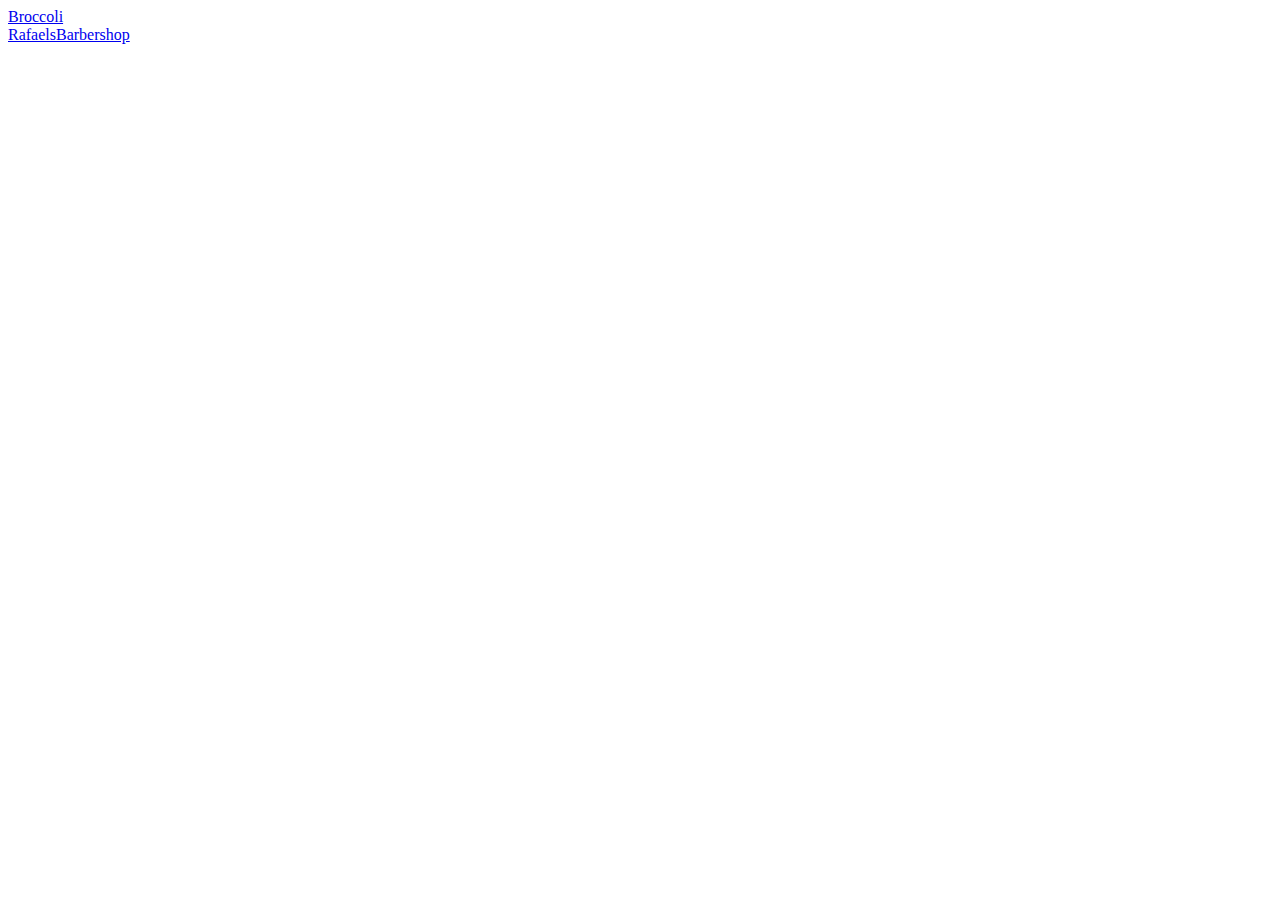
<file: index.html>
<!DOCTYPE html>
<html>
<head>
	<meta charset="utf-8">
	<meta http-equiv="X-UA-Compatible" content="IE=edge">
	<meta name="viewport" content="width=device-width, initial-scale=1, maximum-scale=1">
	<meta name="theme-color" content="#92c64e">
	<title>Kaltfjall Portfolio</title>
</head>
<body>
	<a href="broccoli">Broccoli</a><br>
	<a href="barbershop">RafaelsBarbershop</a>
</body>
</html>
</file>
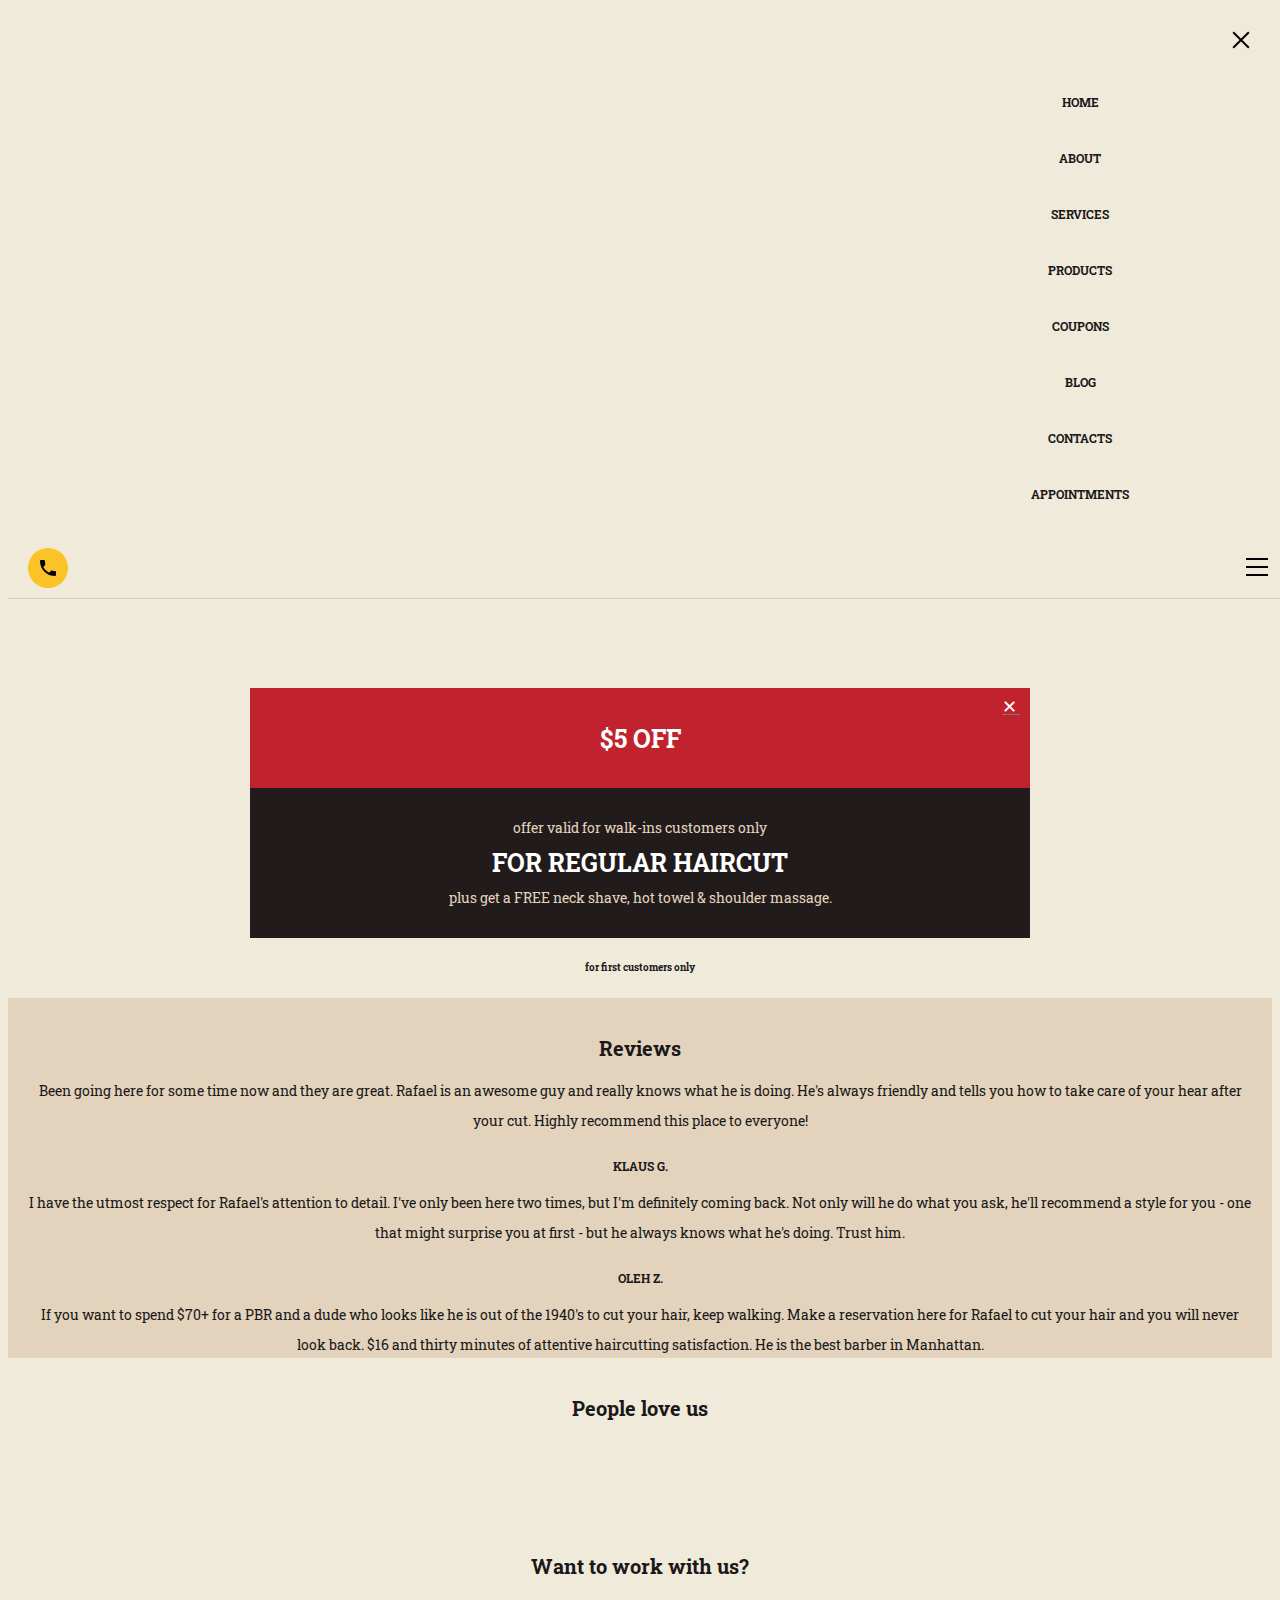
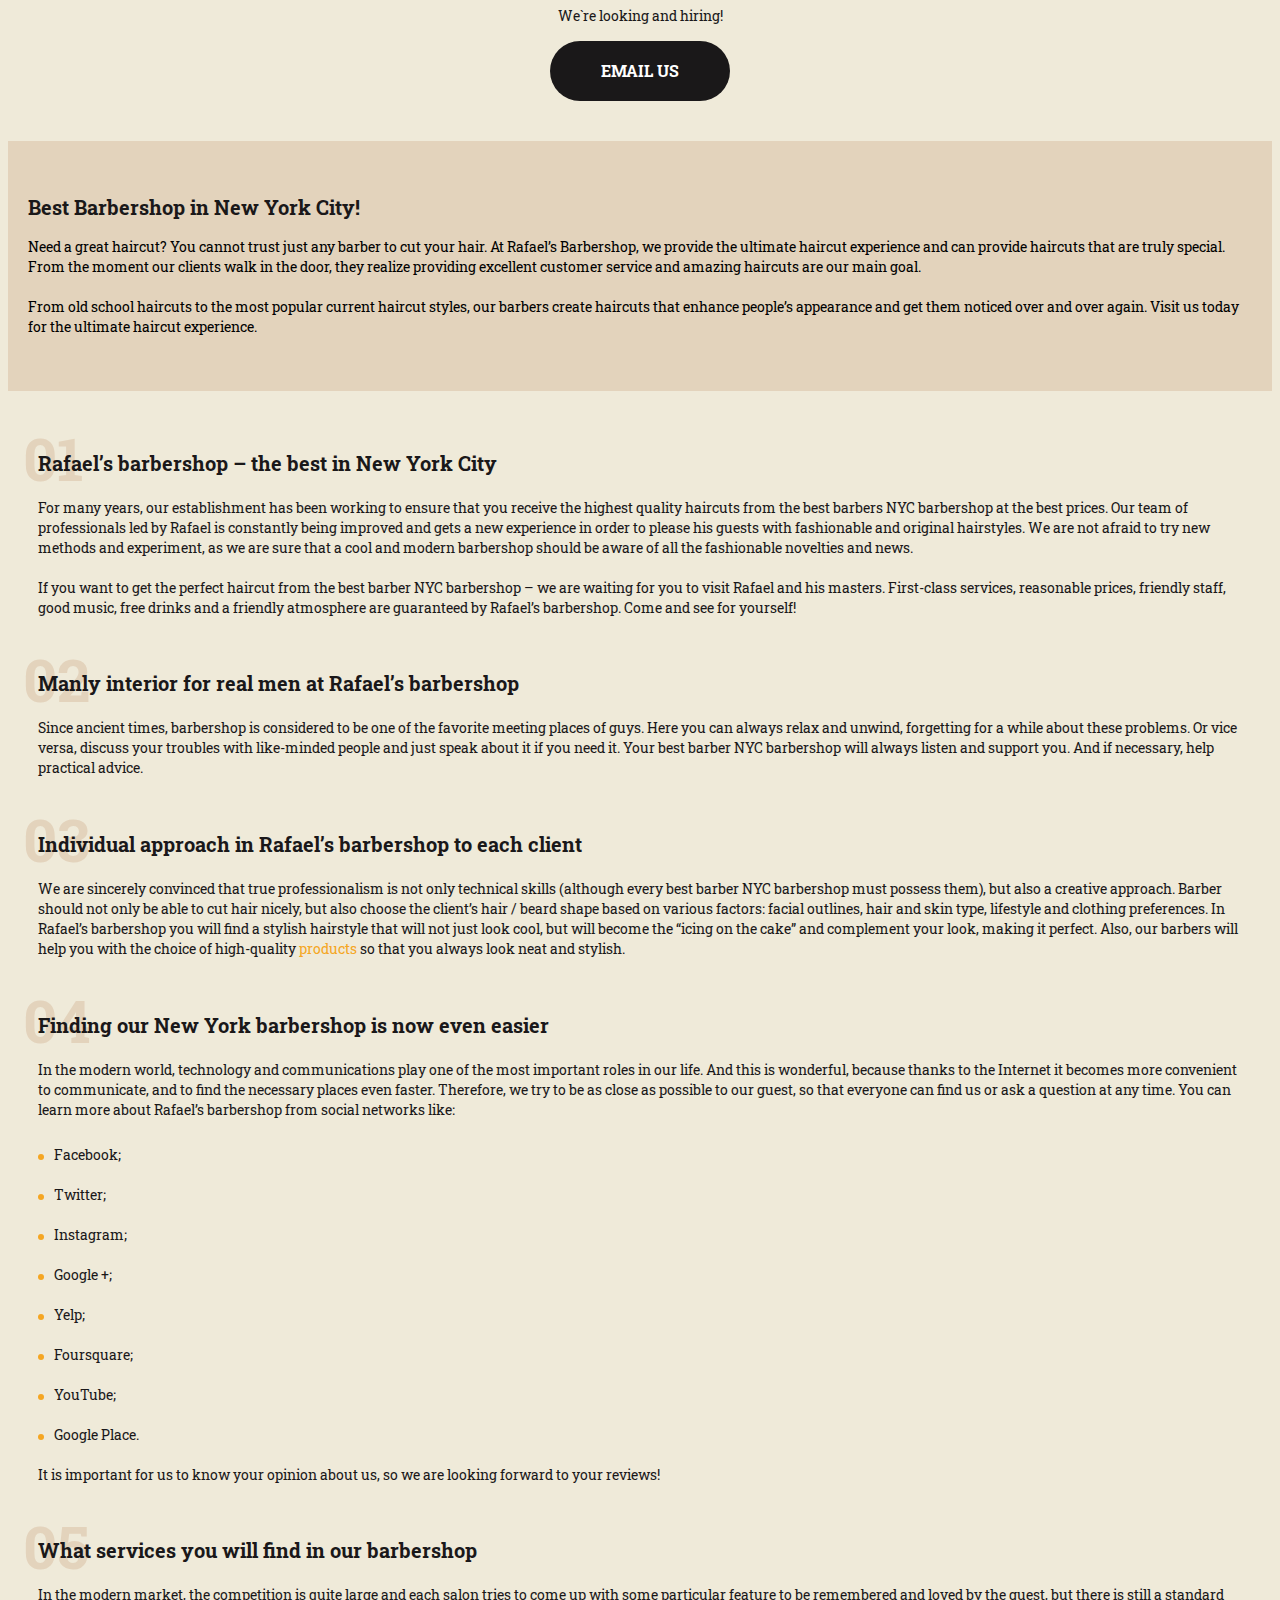
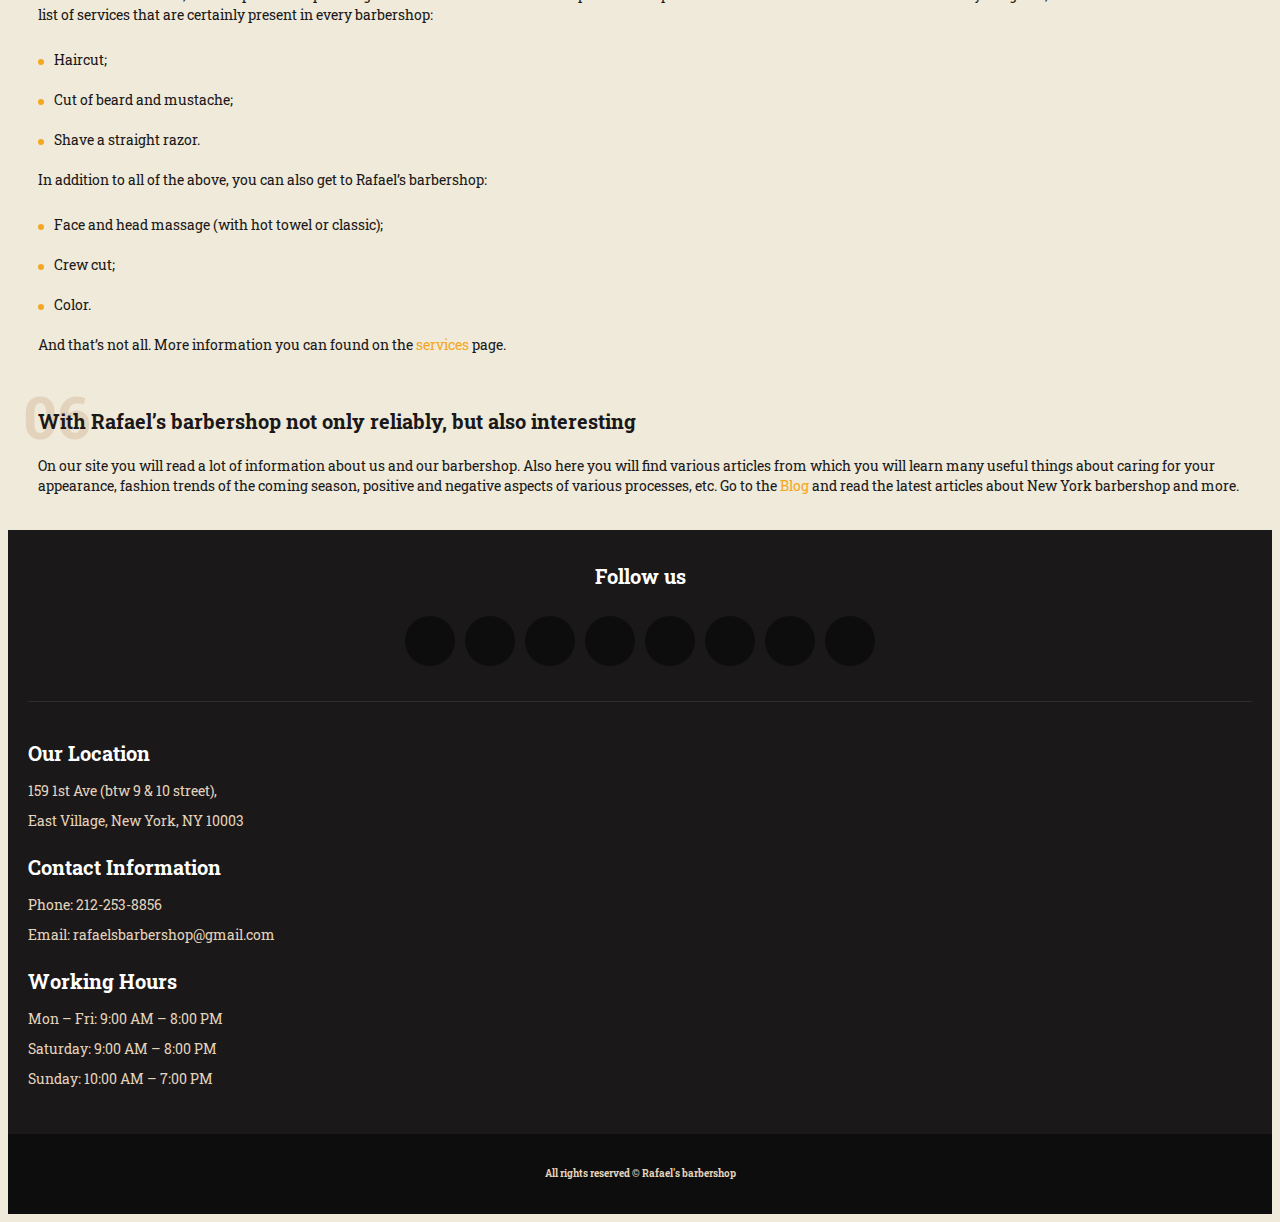
<file: barbershop/index.html>
<!DOCTYPE html>
<html ⚡>
<head>
	<meta charset="UTF-8">
	<meta http-equiv="X-UA-Compatible" content="IE=edge">
	<meta name="viewport" content="width=device-width, initial-scale=1, minimum-scale=1">
	<link rel="shortcut icon" href=https://rafaelsbarbershop.com/wp-content/themes/rafaelsbarbershop/img/favicon/favicon.ico type=image/x-icon>
	<meta name="description" content="men's haircuts and shaving">
	<title>Rafael's Barbershop East Village New York - men's haircuts and shaving</title>
	<script async  src="https://cdn.ampproject.org/v0.js"></script>
	<script async custom-element="amp-bind" src="https://cdn.ampproject.org/v0/amp-bind-0.1.js"></script>
	<script async custom-element="amp-sidebar" src="https://cdn.ampproject.org/v0/amp-sidebar-0.1.js"></script>
	<script async custom-element="amp-carousel" src="https://cdn.ampproject.org/v0/amp-carousel-0.1.js"></script>
	<script async custom-element="amp-youtube" src="https://cdn.ampproject.org/v0/amp-youtube-0.1.js"></script>
	<link rel="canonical" href="https://rafaelsbarbershop.com/">
	<style amp-boilerplate>body{-webkit-animation:-amp-start 8s steps(1,end) 0s 1 normal both;-moz-animation:-amp-start 8s steps(1,end) 0s 1 normal both;-ms-animation:-amp-start 8s steps(1,end) 0s 1 normal both;animation:-amp-start 8s steps(1,end) 0s 1 normal both}@-webkit-keyframes -amp-start{from{visibility:hidden}to{visibility:visible}}@-moz-keyframes -amp-start{from{visibility:hidden}to{visibility:visible}}@-ms-keyframes -amp-start{from{visibility:hidden}to{visibility:visible}}@-o-keyframes -amp-start{from{visibility:hidden}to{visibility:visible}}@keyframes -amp-start{from{visibility:hidden}to{visibility:visible}}</style>
	<noscript><style amp-boilerplate>body{-webkit-animation:none;-moz-animation:none;-ms-animation:none;animation:none}</style></noscript>
	<link href="https://fonts.googleapis.com/css?family=Roboto+Slab:400,700" rel="stylesheet">
	<style amp-custom>
		body {background-color: #efead9;}
		p {font-family: 'Roboto Slab', serif; margin-top: 0; font-size: 14px; line-height: 20px;}
		p:not(:last-of-type) {margin-bottom: 20px;}
		a {outline: none; text-decoration: none; cursor: pointer; color: #f5a623;}
		amp-sidebar {min-width: 260px;z-index: 1050;background-color: #efead9;}
		amp-sidebar.open:after {content: '';position: absolute;top: 0;left: 0;bottom: 0;right: 0;background-color: red;}
		.open{transform: translateX(0%);display: block;}
		.builder-sidebar {background-color: #ffffff;position: relative; z-index: 1030;padding: 1rem 2rem;max-width: 20rem;}
		.headerbar {display: flex;flex-direction: row;justify-content: space-between; min-height: 60px;align-items: center;background: #ffffff;}
		.headerbar.sticky-nav {position: fixed;z-index: 1000;width: 100%; min-height: 60px; background-color: #efead9;border-bottom: 1px solid #d7d2c3;}
		.brand {display: flex;align-items: center;}
		.brand p {margin: 0;padding: 0;}
		.brand-name {color: #197bc6;}
		.sidebar {padding: 50px 15px 0; margin: 0;}
		.sidebar > li {list-style: none;display: flex;flex-direction: column;}
		.sidebar a { display: block; text-decoration: none; padding: 20px 50px; font-family: 'Roboto Slab', serif; text-transform: uppercase; color: #1a1819; font-size: 12px; font-weight: 700; text-align: center;}
		.close-sidebar {width: 30px;height: 30px;position: absolute; right: 12px; cursor: pointer;background-color: transparent;border: none;}
		.close-sidebar:focus {outline: 2px auto #4ea2e3;}
		.close-sidebar span {position: absolute;left: 0;width: 22px;height: 2px;border-right: 5px;background-color: #000;}
		.close-sidebar span:nth-child(1) {transform: rotate(45deg);}
		.close-sidebar span:nth-child(2) {transform: rotate(-45deg);}
		.builder-sidebar {margin-left: auto; background-color: #efead9;}
		.builder-sidebar .sidebar li {flex-direction: row;flex-wrap: wrap;}
		.builder-sidebar .sidebar li a {padding: .5rem;margin: 0;}
		.builder-overlay {display: none;}
		.hamburger {position: relative; right: 20px; width: 30px;height: 20px;background: none;border: none;cursor: pointer;z-index: 1000;}
		.brand-name {min-width: 8rem;}
		.hamburger:focus {outline: none;}
		.hamburger span {position: absolute;right: 0;width: 22px;height: 2px;border-right: 5px; background-color: #000;}
		.hamburger span:nth-child(1) {top: 0;transition: all .2s;}
		.hamburger span:nth-child(2) {top: 8px;transition: all .15s;}
		.hamburger span:nth-child(3) {top: 8px;transition: all .15s;}
		.hamburger span:nth-child(4) {top: 16px;transition: all .2s;}
		.tell-link {min-width: 40px;}
		.tell-link:hover svg use {fill: #fdc228;}
		.header__button-tel {order: -1;}
		.btn {display: inline-flex;justify-content: center;align-items: center;color: #1c1a1b;left: 20px;position: relative;height: 40px;border-radius: 50%;background-color: #fdc228;transition: all .3s ease;user-select: none;}
		.btn:hover {background-color: #0d0d0d;color: #fdc228;}
		.general-banner__image {padding-top: 60px;min-height: 300px;background-size: cover;background-position: center;background-repeat: no-repeat;background-image: url(https://rafaelsbarbershop.com/wp-content/themes/rafaelsbarbershop/img/general-banner.jpg);}
		#custom-button .amp-carousel-button-prev {display: none;left: 5%;background-image: url("data:image/svg+xml;charset=utf-8,%3Csvg xmlns='http://www.w3.org/2000/svg' width='18' height='18' fill='%23fff'%3E%3Cpath d='M15 8.25H5.87l4.19-4.19L9 3 3 9l6 6 1.06-1.06-4.19-4.19H15v-1.5z'/%3E%3C/svg%3E");}
		#custom-button .amp-carousel-button-next {display: none;right: 5%;background-image: url("data:image/svg+xml;charset=utf-8,%3Csvg xmlns='http://www.w3.org/2000/svg' width='18' height='18' fill='%23fff'%3E%3Cpath d='M9 3L7.94 4.06l4.19 4.19H3v1.5h9.13l-4.19 4.19L9 15l6-6z'/%3E%3C/svg%3E");}
		.section-title {font-family: 'Roboto Slab', serif;margin-bottom: 15px;color: #1a1819;font-size: 20px;font-weight: 700;text-align: center;}
		.general-reviews {padding-top: 20px;text-align: center;height: 340px;background-color: #e3d3bc;overflow: hidden;}
		.general-reviews-item__text {color: #1a1819;font-size: 14px;font-weight: 400;line-height: 30px;margin-bottom: 20px;padding: 0 20px;}
		.general-reviews-item__author {color: #1a1819;font-size: 12px;font-weight: 700;line-height: 20px;text-transform: uppercase;}
		.people-love-us {padding: 20px;margin-right: auto;margin-left: auto;background-color: #efead9;}
		.people-love-us h2 {margin-bottom: 50px;}
		.people-love-us__links {display: flex;flex-wrap: wrap;align-items: center;justify-content: center;}
		.people-love-us__link {display: inline-block;outline: none;text-decoration: none;cursor: pointer;min-width: 200px;margin-bottom: 20px;text-align: center;}
		.people-love-us__link amp-img {margin: 0 auto;}
		.video-review {padding: 0 20px; background-color: #efead9;}
		.general-contact {text-align: center;padding: 40px 20px;background-color: #efead9;}
		.general-contact__title {color: #1a1819;font-size: 20px;font-weight: 700;line-height: 30px;}
		.general-contact__text {color: #1a1819;font-size: 14px;font-weight: 400;line-height: 30px;margin-bottom: 10px;}
		.btn-email {background-color: #1a1819;font-family: 'Roboto Slab', serif;font-weight: 700;color: #fff;height: 60px;min-width: 180px;display: inline-flex;justify-content: center;align-items: center;text-transform: uppercase;border-radius: 30px;transition: all .3s ease;}
		.btn-email:hover {background-color: #353033;color: #fff;}
		.general-info {padding: 40px 20px;background-color: #e3d3bc;}
		.general-info h2 {color: #1a1819;font-family: 'Roboto Slab', serif;font-size: 20px;font-weight: 700;line-height: 1;margin-bottom: 20px;}
		.privilege {padding: 20px 30px;background-color: #efead9;}
		.privilege__item {padding-top: 20px;color: #1a1819;font-size: 14px;font-weight: 400;line-height: 30px;position: relative;counter-increment: item;z-index: 1;}
		.privilege__item::before {content: counter(item, decimal-leading-zero) " ";font-family: 'Roboto Slab', serif;font-size: 60px;position: absolute;left: -15px;top: -3px;color: #e3d3bc;font-size: 100px;font-weight: 700;line-height: 100px;font-size: 60px;text-transform: uppercase;z-index: -1;}
		.privilege__item ul {margin-bottom: 15px; font-family: 'Roboto Slab', serif; padding: 0;}
		.privilege__item ul li {list-style-type: none; margin: 10px 0; font-size: 14px;}
		.privilege__item ul li:before {content: "";width: 6px;height: 6px;background-color: #f5a623;border-radius: 50%;display: inline-block;margin-right: 10px;}
		.privilege h2 {font-family: 'Roboto Slab', serif;color: #1a1819;font-size: 20px;font-weight: 700;line-height: 30px;margin-bottom: 20px;}
		.footer {background-color: #1a1819;padding: 15px 20px 40px;}
		.footer-info {padding-top: 20px;}
		.footer-info h3 {font-family: 'Roboto Slab', serif;color: #fff;font-size: 20px;font-weight: 700;margin: 18px 0 10px;}
		.footer-info p {color: #e3d3bc;font-size: 14px;font-weight: 400;line-height: 30px;margin-bottom: 0;}
		.footer-info a {color: #e3d3bc;}
		.footer-social__title {font-family: 'Roboto Slab', serif;color: #fff;text-align: center;font-size: 20px;font-weight: 700;line-height: 30px;margin-bottom: 20px;}
		.footer-social__list {justify-content: center;margin-left: -5px;margin-right: -5px;display: flex;align-items: center;flex-wrap: wrap;margin: 0 -10px;list-style: none;padding: 0 0 30px;}
		.footer-social__item {margin: 5px;}
		.footer-social__link {width: 50px;height: 50px;background-color: #0d0d0d;display: flex;align-items: center;justify-content: center;overflow: hidden;border-radius: 50%;transition: all .3s ease;}
		.footer-social__link amp-img {margin: 0 auto;}
		.footer-social__link:hover {background-color: #000;}
		.footer-social {border-bottom: 1px solid rgba(239,234,217,.1);}
		.footer-copyright {background-color: #0d0d0d;min-height: 80px;display: flex;align-items: center;justify-content: center;}
		.footer-copyright p {color: #e3d3bc; font-size: 10px; font-weight: 700; margin: 0;}
		.general-banner__info {position: relative;}
		#close {position: absolute;width: 18px;height: 20px;right: 10px;top: 8px;z-index: 10;margin: 0;padding: 0;overflow: hidden;}
		#close:before {content: "✕";position: absolute;top: 0px;background-color: #c0232d;width: 18px;color: white;font-size: 18px;height: 18px;right: 0px;}
		#close:checked, #close:checked + .general-banner__info {display: none;}
		.b-notice {background-color: #211b1b;flex-direction: column;margin-top: -200px;display: flex;min-height: 180px;margin-left: auto;margin-right: auto;margin-top: -90px;max-width: 780px;position: relative;font-family: 'Roboto Slab', serif;}
		.b-notice__price {background-color: #c0232d;width: 100%;font-size: 25px;color: #fff;font-weight: 700;text-transform: uppercase;display: flex;justify-content: center;align-items: center;min-height: 100px;flex: 0 0 auto;}
		.b-notice__text {padding: 25px 0;text-align: center;display: flex;flex-direction: column;align-items: center;justify-content: center;width: 100%;}
		.b-notice {width: inherit;margin-top: -210px;}
		.b-notice h2 {font-size: 25px;color: #fff;font-weight: 700;line-height: 40px;text-transform: uppercase;width: 80%;margin: 0;}
		.b-notice h5 {color: #e3d3bc;font-size: 14px;font-weight: 400;line-height: 30px;width: 90%;margin: 0;}
		.general-banner__notification {color: #1a1819;font-size: 10px;font-weight: 700;line-height: 20px;margin-top: 10px;display: block;text-align: center;font-family: 'Roboto Slab', serif;margin: 20px 0;}
		.popup {position: relative; margin: 0 auto; width: 90%; max-width: 780px;}
	</style>
</head>
<body>
	<amp-sidebar id="sidebar" layout="nodisplay" side="right">
		<div class="builder-sidebar" id="builder-sidebar">
			<button on="tap:sidebar.close" class="close-sidebar">
				<span></span>
				<span></span>
			</button>
			<div class="sidebar mbr-white" data-app-modern-menu="true">
				<a href="index.html">Home</a> 
				<a href="amp-header.html">About</a>
				<a href="amp-menu.html">Services</a>
				<a href="amp-footer.html">Products</a>
				<a href="amp-map.html">Coupons</a>
				<a href="amp-video.html">Blog</a>
				<a href="amp-image.html">Contacts</a>
				<a href="amp-article.html">Appointments</a>
			</div>
		</div>
	</amp-sidebar>
	<section class="menu">
		<nav class="headerbar sticky-nav">
			<a class="header__button-tel btn tell-link" href="tel:212-253-8856">
				<svg class="tell-link__image" xmlns=" http://www.w3.org/2000/svg" xmlns:xlink="http://www.w3.org/1999/xlink" width="16" height="16" viewBox="0 0 16 16">
					<defs>
						<path id="78k1a" d="M285.218 28.924a13.465 13.465 0 0 0 5.858 5.858l1.955-1.955c.24-.24.596-.32.907-.214a10.14 10.14 0 0 0 3.173.507c.489 0 .889.4.889.889v3.102c0 .489-.4.889-.889.889C288.764 38 282 31.236 282 22.889c0-.489.4-.889.889-.889H286c.489 0 .889.4.889.889 0 1.111.178 2.178.507 3.173a.892.892 0 0 1-.223.907l-1.955 1.955z"></path>
					</defs>
					<g>
						<g transform="translate(-282 -22)">
							<use xlink:href="#78k1a"></use>
						</g>
					</g>
				</svg>
			</a>
			<div class="brand">
				<amp-img src="https://rafaelsbarbershop.com/wp-content/uploads/2019/01/logo.png" alt="Logo" height="37.5" width="60"></amp-img>
			</div>
			<button on="tap:sidebar.toggle" class="ampstart-btn hamburger sticky-but">
				<span></span>
				<span></span>
				<span></span>
				<span></span>
			</button>
		</nav>
	</section>
	<section class="general-banner__image">
	</section>
	<div class="popup">
		<label class="close_lable" for="#close"></label>
		<input ID="close" type="checkbox">
		<div class="general-banner__info">
			<div class="b-notice">
				<div class="b-notice__price">$5 off</div>
				<div class="b-notice__text">
					<h5>offer valid for walk-ins customers only</h5>
					<h2>for regular haircut</h2><h5>plus get a FREE neck shave, hot towel &amp; shoulder massage.</h5>
				</div>
			</div>
			<small class="general-banner__notification">for first customers only</small>
		</div>
	</div>
	<section class="general-reviews">
		<h2 class="section-title">Reviews</h2>
		<amp-carousel id="custom-button" width="400" height="300" layout="responsive" type="slides" autoplay delay="4000">
			<div class="slide-rewiev">
				<p class="general-reviews-item__text">Been going here for some time now and they are great. Rafael is an awesome guy and really knows what he is doing. He's always friendly and tells you how to take care of your hear after your cut. Highly recommend this place to everyone!</p>
				<p class="general-reviews-item__author">KLAUS G.</p>
			</div>
			<div class="slide-rewiev">
				<p class="general-reviews-item__text">I have the utmost respect for Rafael's attention to detail. I've only been here two times, but I'm definitely coming back. Not only will he do what you ask, he'll recommend a style for you - one that might surprise you at first - but he always knows what he's doing. Trust him.</p>
				<p class="general-reviews-item__author">OLEH Z.</p>
			</div>
			<div class="slide-rewiev">
				<p class="general-reviews-item__text">If you want to spend $70+ for a PBR and a dude who looks like he is out of the 1940's to cut your hair, keep walking. Make a reservation here for Rafael to cut your hair and you will never look back. $16 and thirty minutes of attentive haircutting satisfaction. He is the best barber in Manhattan.</p>
				<p class="general-reviews-item__author">JOHN C.</p>
			</div>
			<div class="slide-rewiev">
				<p class="general-reviews-item__text">Your barbershop is the best in the city. Everyone here is really cool, and the barbers are all great. I liked the service, and the good environment. Will be back next week for another haircut and shave.</p>
				<p class="general-reviews-item__author">TIM R.</p>
			</div>
			<div class="slide-rewiev">
				<p class="general-reviews-item__text">The barbers at your barbershop are great people. They are not just good barbers. Every barber takes the time to talk to each customer and does not rush the haircut.</p>
				<p class="general-reviews-item__author">WILLIE J.</p>
			</div>
		</amp-carousel>
	</section>
	<section class="people-love-us">
		<h2 class="section-title">People love us</h2>
		<div class="people-love-us__links">
			<a class="people-love-us__link" href="https://www.yelp.com/biz/rafaels-barbershop-new-york">
				<amp-img src="https://rafaelsbarbershop.com/wp-content/uploads/2019/01/image-1.png" alt="yelp" height="60" width="86"></amp-img>
			</a>
			<a class="people-love-us__link" href="https://www.villagevoice.com/2014/10/15/best-barber-shop/">
				<amp-img src="https://rafaelsbarbershop.com/wp-content/uploads/2019/01/image-2.png" alt="yelp" height="40" width="111"></amp-img>
			</a>
			<a class="people-love-us__link" href="https://www.timeout.com/newyork/shopping/top-ten-barbershops-specialists">
				<amp-img src="https://rafaelsbarbershop.com/wp-content/uploads/2019/01/image-3.png" alt="yelp" height="60" width="88"></amp-img>
			</a>
			<a class="people-love-us__link" href="https://www.expertise.com/ny/nyc/barbershops">
				<amp-img src="https://rafaelsbarbershop.com/wp-content/uploads/2019/01/image-4.png" alt="yelp" height="60" width="75"></amp-img>
			</a>
			<a class="people-love-us__link" href="https://www.businessinsider.com/best-barbershops-new-york-city-2016-9">
				<amp-img src="https://rafaelsbarbershop.com/wp-content/uploads/2019/01/image-5.png" alt="yelp" height="60" width="96"></amp-img>
			</a>
		</div>
	</section>
	<section class="video-review">
		<amp-youtube width="480" height="270" layout="responsive" data-param-modestbranding="1" data-param-rel="1" data-videoid="EoG3uks95VE">
		</amp-youtube>
	</section>
	<section class="general-contact">
		<p class="general-contact__title">Want to work with us?</p>
		<p class="general-contact__text">We`re looking and hiring!</p>
		<a class="btn-email" href="/contacts/">email us</a>
	</section>
	<section class="general-info">
		<amp-img src="https://rafaelsbarbershop.com/wp-content/uploads/2019/01/how_we_work_post_image-6.png" width="360" height="260" layout="responsive" alt="info"></amp-img>
		<h2>Best Barbershop in New York City!</h2>
		<p>Need a great haircut? You cannot trust just any barber to cut your hair. At Rafael’s Barbershop, we provide the ultimate haircut experience and can provide haircuts that are truly special. From the moment our clients walk in the door, they realize providing excellent customer service and amazing haircuts are our main goal.</p>
		<p>From old school haircuts to the most popular current haircut styles, our barbers create haircuts that enhance people’s appearance and get them noticed over and over again. Visit us today for the ultimate haircut experience.</p>
	</section>
	<section class="privilege">
		<div class="privilege__item">
			<h2>Rafael’s barbershop – the best in New York City</h2>
			<p>For many years, our establishment has been working to ensure that you receive the highest quality haircuts from the best barbers NYC barbershop at the best prices. Our team of professionals led by Rafael is constantly being improved and gets a new experience in order to please his guests with fashionable and original hairstyles. We are not afraid to try new methods and experiment, as we are sure that a cool and modern barbershop should be aware of all the fashionable novelties and news.</p>
			<p>If you want to get the perfect haircut from the best barber NYC barbershop – we are waiting for you to visit Rafael and his masters. First-class services, reasonable prices, friendly staff, good music, free drinks and a friendly atmosphere are guaranteed by Rafael’s barbershop. Come and see for yourself!</p>
		</div>
		<div class="privilege__item">
			<h2>Manly interior for real men at Rafael’s barbershop</h2>
			<p>Since ancient times, barbershop is considered to be one of the favorite meeting places of guys. Here you can always relax and unwind, forgetting for a while about these problems. Or vice versa, discuss your troubles with like-minded people and just speak about it if you need it. Your best barber NYC barbershop will always listen and support you. And if necessary, help practical advice.</p>
		</div>
		<div class="privilege__item">
			<h2>Individual approach in Rafael’s barbershop to each client</h2>
			<p>We are sincerely convinced that true professionalism is not only technical skills (although every best barber NYC barbershop must possess them), but also a creative approach. Barber should not only be able to cut hair nicely, but also choose the client’s hair / beard shape based on various factors: facial outlines, hair and skin type, lifestyle and clothing preferences. In Rafael’s barbershop you will find a stylish hairstyle that will not just look cool, but will become the “icing on the cake” and complement your look, making it perfect. Also, our barbers will help you with the choice of high-quality <a href="/products/">products</a> so that you always look neat and stylish.</p>
		</div>
		<div class="privilege__item">
			<h2>Finding our New York barbershop is now even easier</h2>
			<p>In the modern world, technology and communications play one of the most important roles in our life. And this is wonderful, because thanks to the Internet it becomes more convenient to communicate, and to find the necessary places even faster. Therefore, we try to be as close as possible to our guest, so that everyone can find us or ask a question at any time. You can learn more about Rafael’s barbershop from social networks like:</p>
			<ul>
				<li>Facebook;</li>
				<li>Twitter;</li>
				<li>Instagram;</li>
				<li>Google +;</li>
				<li>Yelp;</li>
				<li>Foursquare;</li>
				<li>YouTube;</li>
				<li>Google Place.</li>
			</ul>
			<p>It is important for us to know your opinion about us, so we are looking forward to your reviews!</p>
		</div>
		<div class="privilege__item">
			<h2>What services you will find in our barbershop</h2>
			<p>In the modern market, the competition is quite large and each salon tries to come up with some particular feature to be remembered and loved by the guest, but there is still a standard list of services that are certainly present in every barbershop:</p>
			<ul>
				<li>Haircut;</li>
				<li>Cut of beard and mustache;</li>
				<li>Shave a straight razor.</li>
			</ul>
			<p>In addition to all of the above, you can also get to Rafael’s barbershop:</p>
			<ul>
				<li>Face and head massage (with hot towel or classic);</li>
				<li>Crew cut;</li>
				<li>Color.</li>
			</ul>
			<p>And that’s not all. More information you can found on the <a href="/services/">services</a> page.</p>
		</div>
		<div class="privilege__item">
			<h2>With Rafael’s barbershop not only reliably, but also interesting</h2>
			<p>On our site you will read a lot of information about us and our barbershop. Also here you will find various articles from which you will learn many useful things about caring for your appearance, fashion trends of the coming season, positive and negative aspects of various processes, etc. Go to the <a href="/blog/">Blog</a> and read the latest articles about New York barbershop and more.</p>
		</div>
	</section>
	<section class="footer">
		<div class="footer-social">
			<h2 class="footer-social__title">Follow us</h2>
			<ul class="footer-social__list">
				<li class="footer-social__item">
					<a class="footer-social__link" target="_blank" rel="nofollow" href="https://www.facebook.com/Rafaelbarbershop">
						<amp-img src="https://rafaelsbarbershop.com/wp-content/uploads/2019/01/icon-fb.svg" alt="social icon" height="16" width="16"></amp-img>
					</a>
				</li>
				<li class="footer-social__item">
					<a class="footer-social__link" target="_blank" rel="nofollow" href="https://www.youtube.com/user/Rafaelld1974/videos">
						<amp-img src="https://rafaelsbarbershop.com/wp-content/uploads/2019/01/icon-youtube.svg" alt="social icon" height="11" width="16"></amp-img>
					</a>
				</li>
				<li class="footer-social__item">
					<a class="footer-social__link" target="_blank" rel="nofollow" href="https://www.instagram.com/rafaelsbarbershop/">
						<amp-img src="https://rafaelsbarbershop.com/wp-content/uploads/2019/01/icon-instagram.svg" alt="social icon" height="16" width="16"></amp-img>
					</a>
				</li>
				<li class="footer-social__item">
					<a class="footer-social__link" target="_blank" rel="nofollow" href="https://twitter.com/rafaelbarbers">
						<amp-img src="https://rafaelsbarbershop.com/wp-content/uploads/2019/01/icon-twitter.svg" alt="social icon" height="12" width="14"></amp-img>
					</a>
				</li>
				<li class="footer-social__item">
					<a class="footer-social__link" target="_blank" rel="nofollow" href="https://plus.google.com/118381018411898368867?gl=US&amp;hl=en-US">
						<amp-img src="https://rafaelsbarbershop.com/wp-content/uploads/2019/01/icon-google.svg" alt="social icon" height="12" width="18"></amp-img>
					</a>
				</li>
				<li class="footer-social__item">
					<a class="footer-social__link" target="_blank" rel="nofollow" href="https://www.google.com/#q=rafaels+barbershop&amp;*&amp;lrd=0x89c2599da32a22c1:0x4fb9696c34246ae5,1,">
						<amp-img src="https://rafaelsbarbershop.com/wp-content/uploads/2019/01/icon-google-maps.svg" alt="social icon" height="16" width="16"></amp-img>
					</a>
				</li>
				<li class="footer-social__item">
					<a class="footer-social__link" target="_blank" rel="nofollow" href="https://www.yelp.com/biz/rafaels-barbershop-new-york-2">
						<amp-img src="https://rafaelsbarbershop.com/wp-content/uploads/2019/01/icon-yelp.svg" alt="social icon" height="18" width="18"></amp-img>
					</a>
				</li>
				<li class="footer-social__item">
					<a class="footer-social__link" target="_blank" rel="nofollow" href="https://foursquare.com/v/rafaels-barbershop/4be2f6d8660ec9286eb9ca3b">
						<amp-img src="https://rafaelsbarbershop.com/wp-content/uploads/2019/01/icon-foursquare.svg" alt="social icon" height="16" width="11"></amp-img>
					</a>
				</li>
			</ul>
		</div>
		<div class="footer-info">
			<h3>Our Location</h3>
			<p>159 1st Ave (btw 9 & 10 street),<br> East Village, New York, NY 10003</p>
			<h3>Contact Information</h3>
			<p>Phone: <a class="footer__mail-link" href="tel:212-253-8856">212-253-8856</a></p>
			<p>Email: <a class="footer__mail-link" href="mailto:rafaelsbarbershop@gmail.com">rafaelsbarbershop@gmail.com</a></p>
			<h3>Working Hours</h3>
			<p>Mon – Fri: 9:00 AM – 8:00 PM</p>
			<p>Saturday: 9:00 AM – 8:00 PM</p>
			<p>Sunday: 10:00 AM – 7:00 PM</p>
		</div>
	</section>
	<div class="footer-copyright">
		<p>All rights reserved © Rafael's barbershop</p>
	</div>
</body>
</html>
</file>
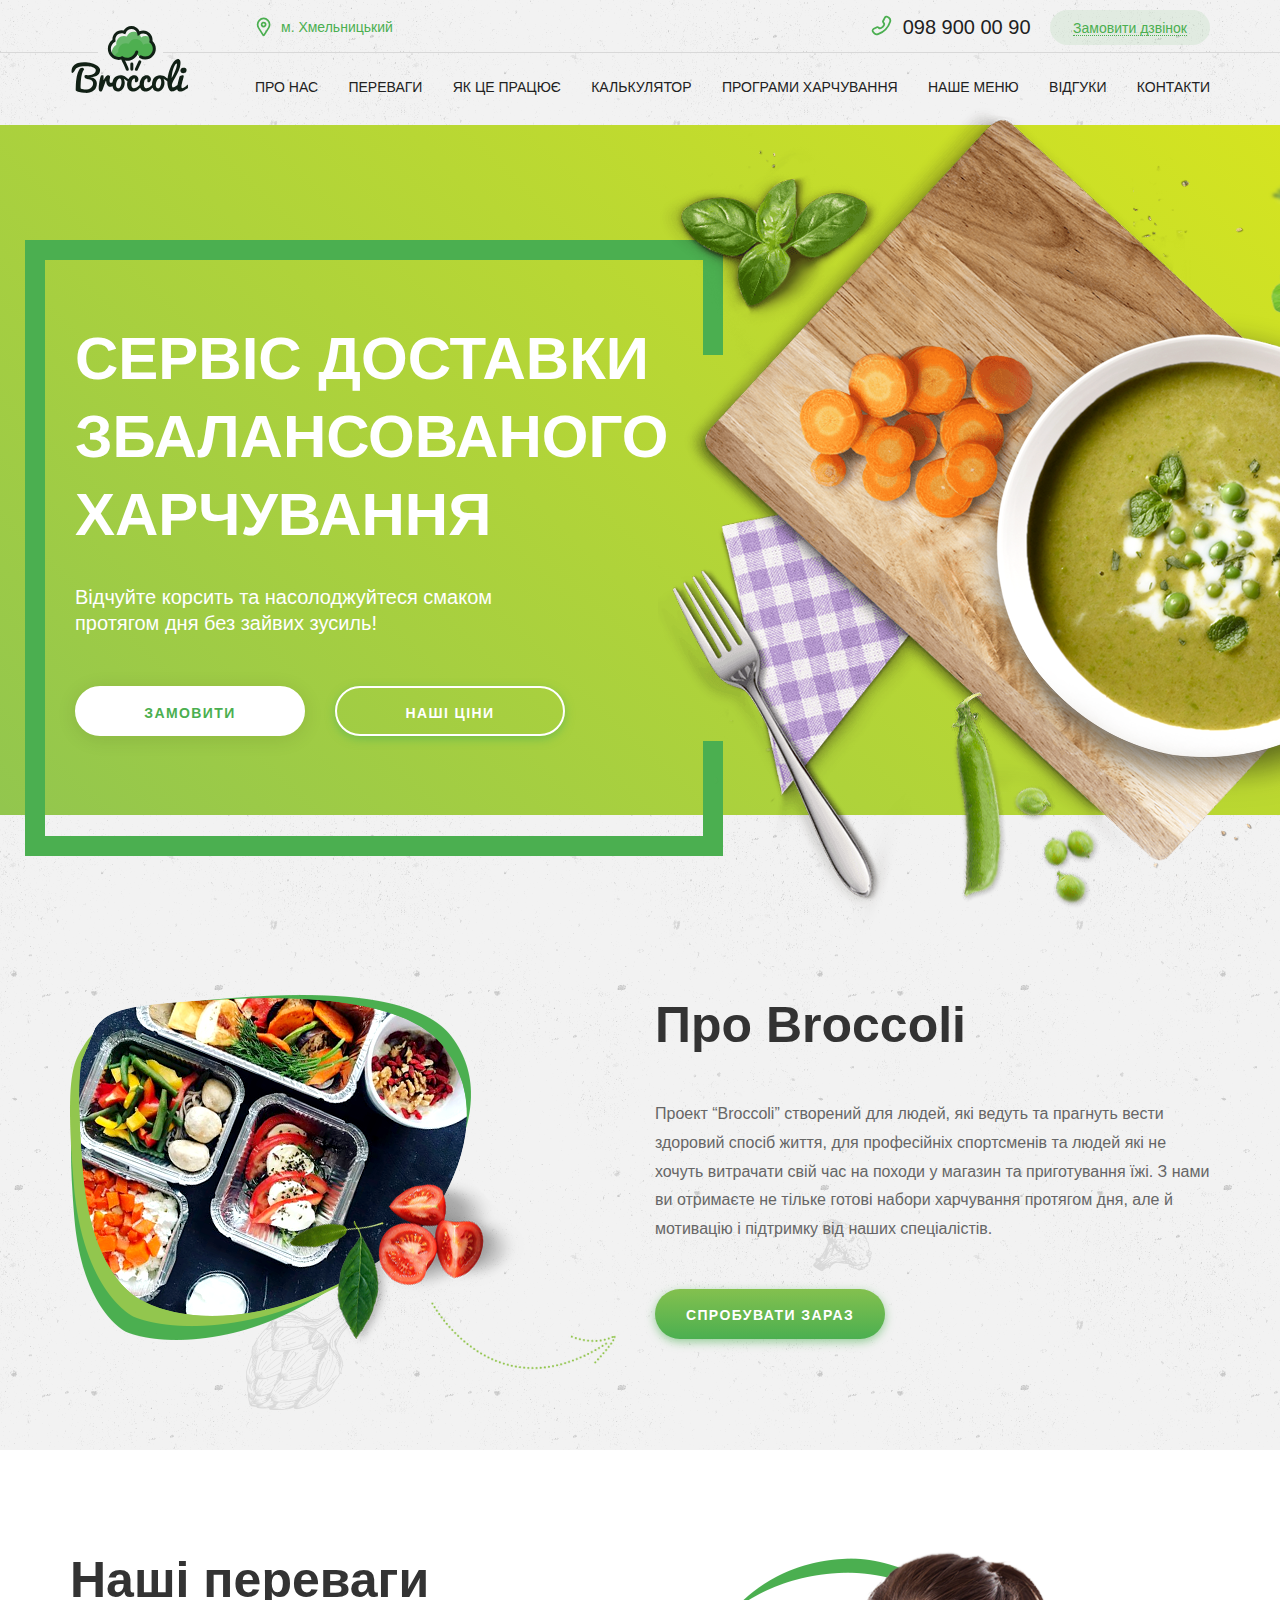
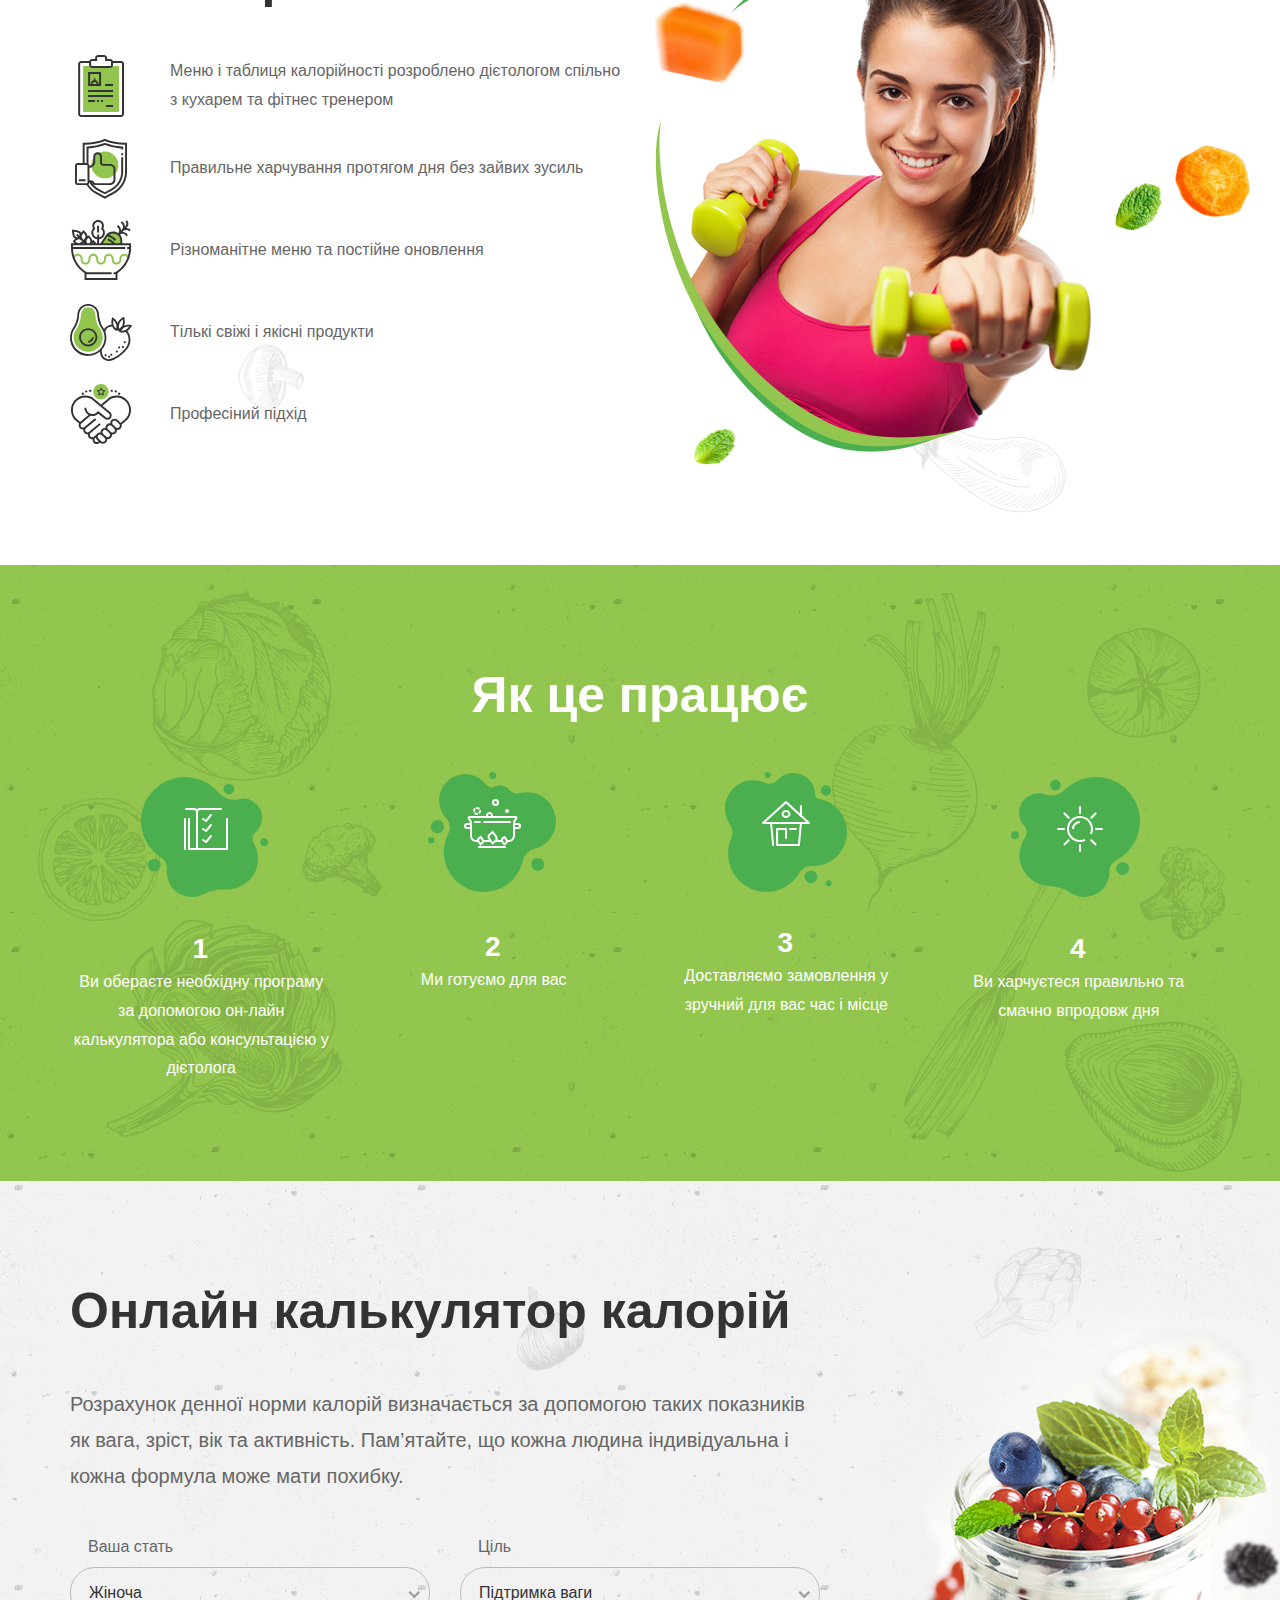
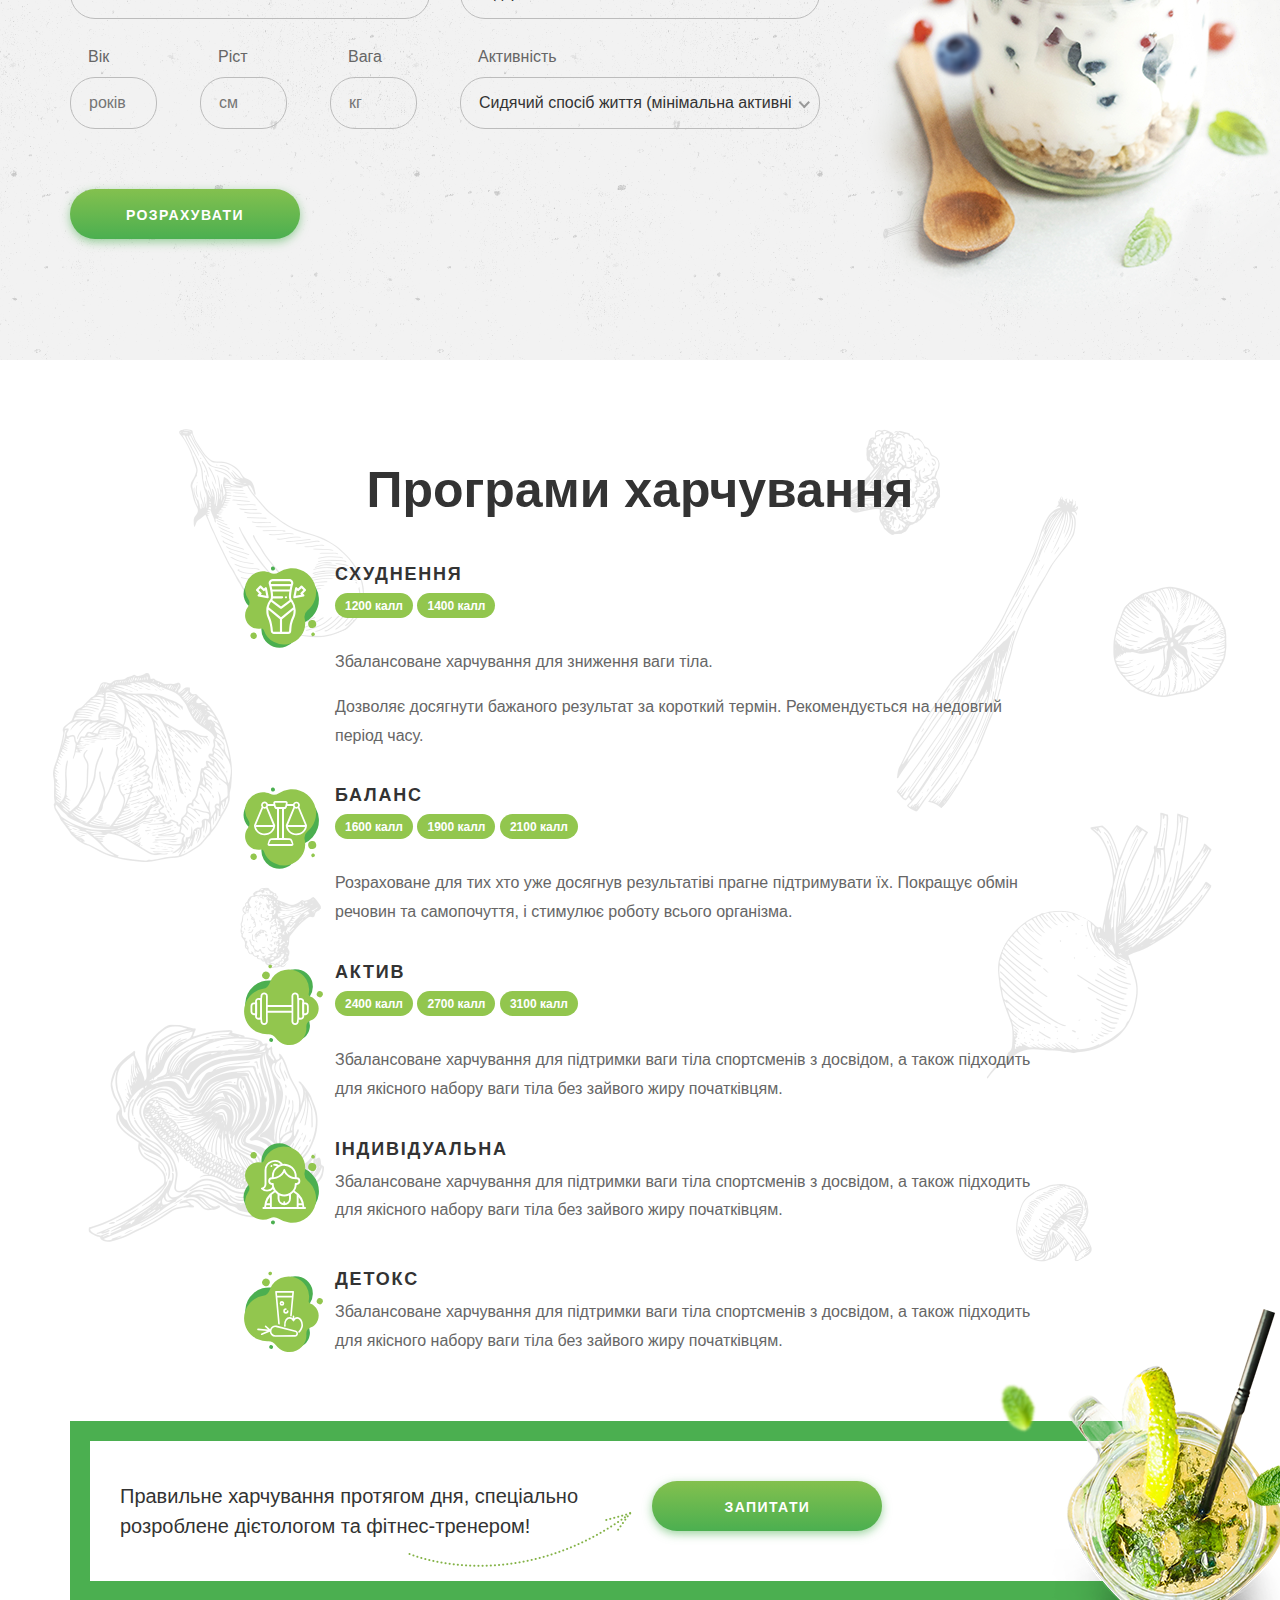
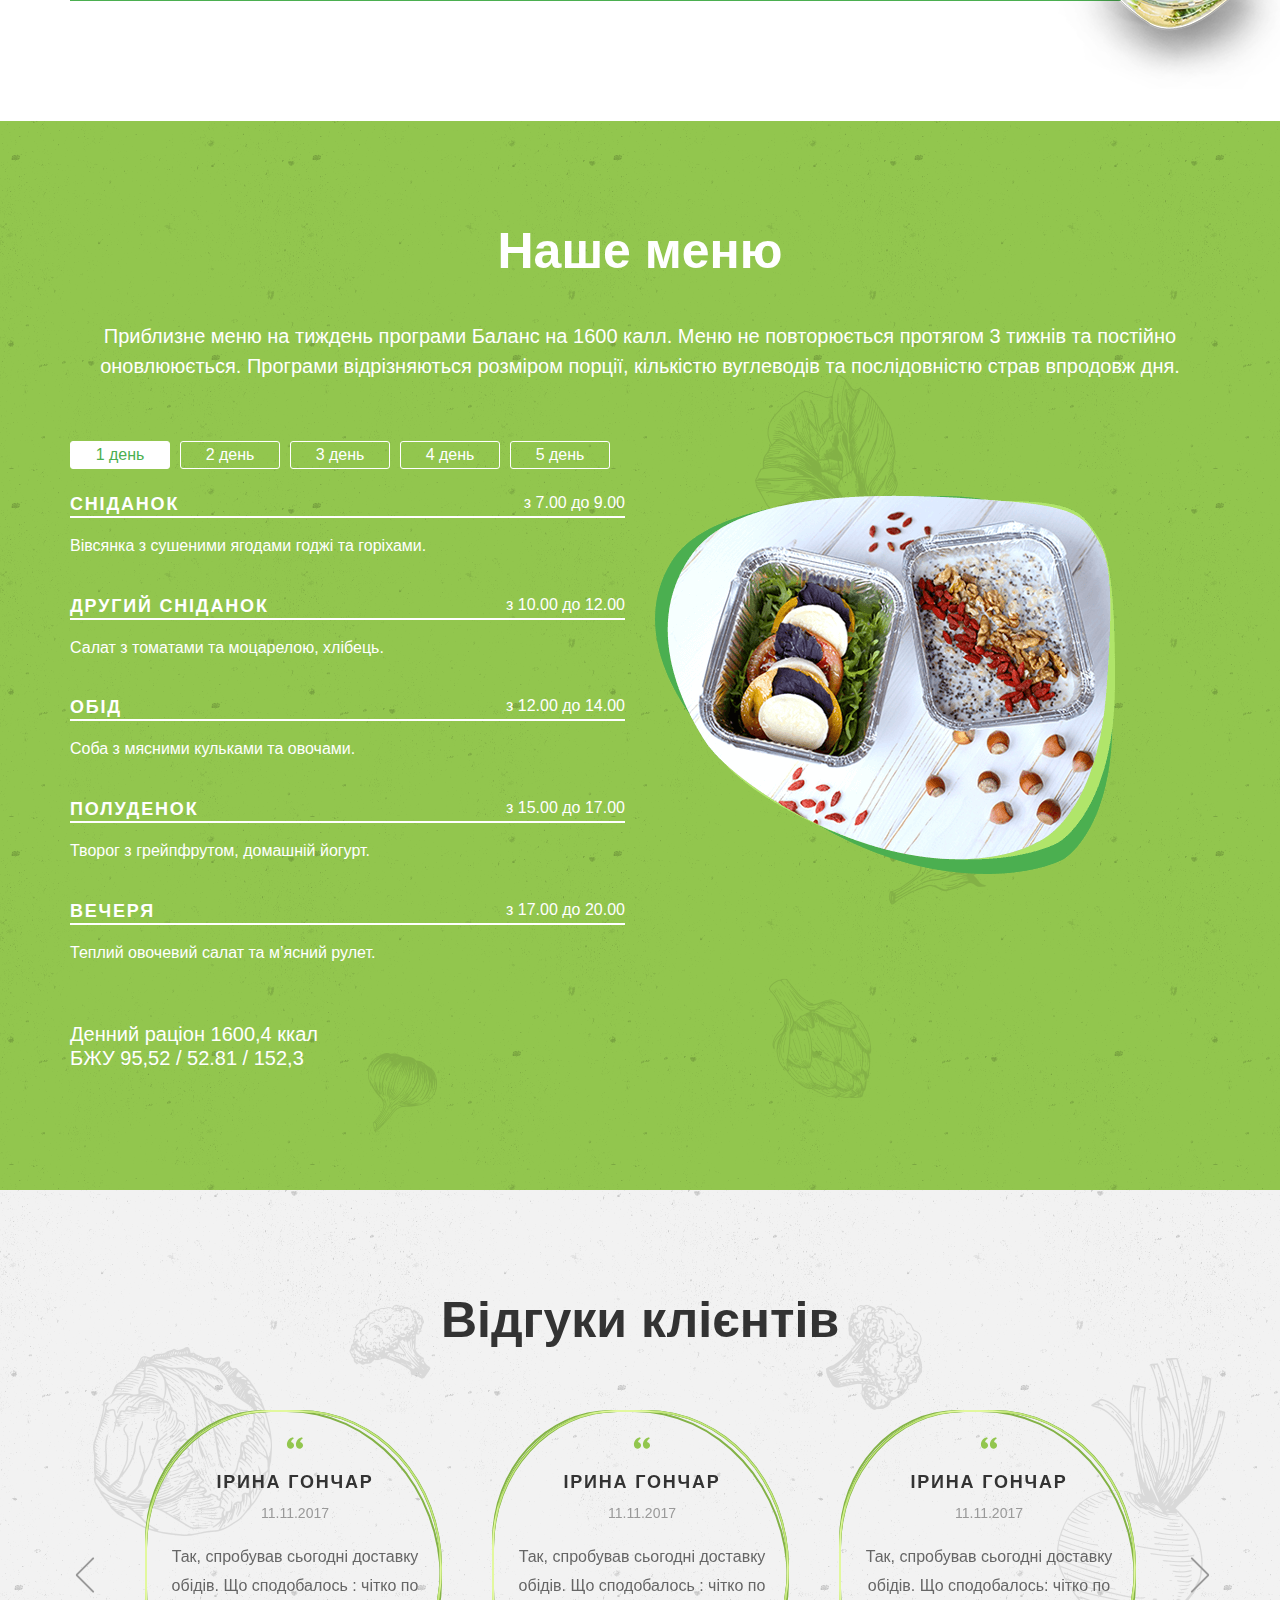
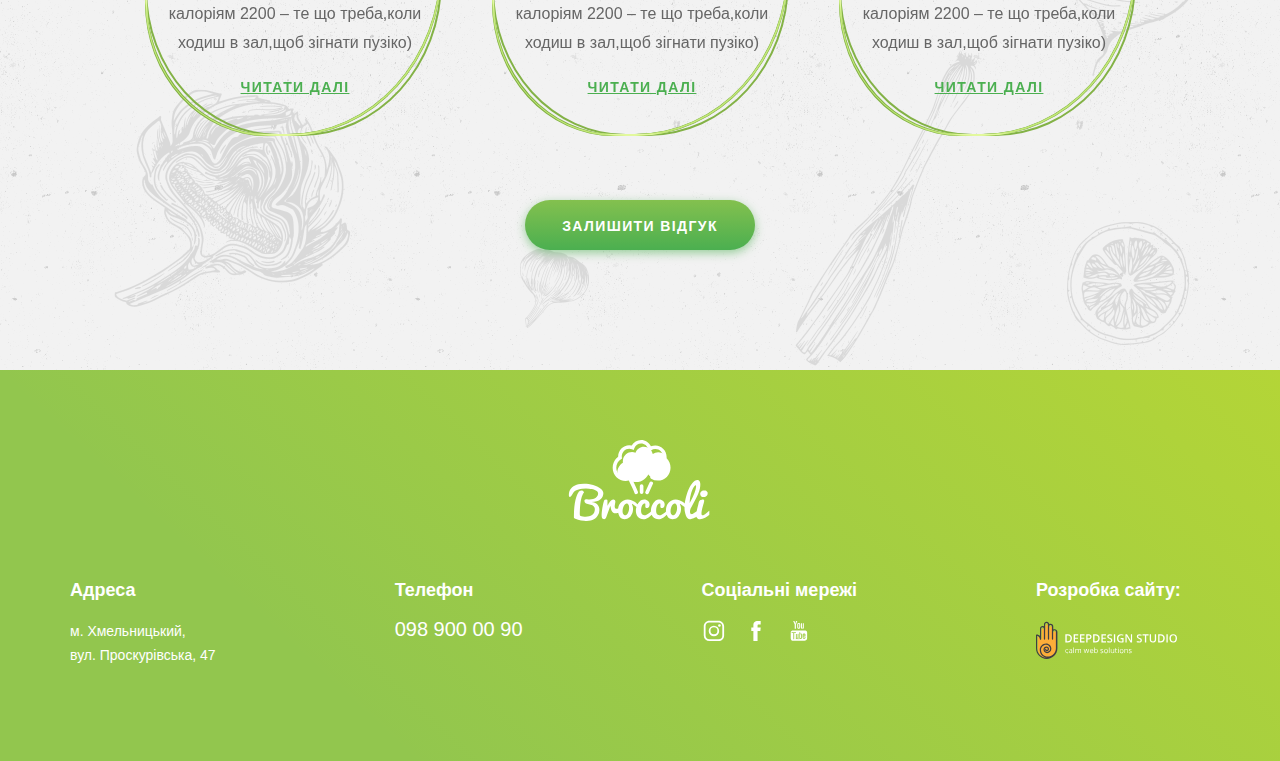
<file: broccoli/index.html>
<!DOCTYPE html>
<html>
<head>
	<meta charset="utf-8">
	<meta http-equiv="X-UA-Compatible" content="IE=edge">
	<meta name="viewport" content="width=device-width, initial-scale=1, maximum-scale=1">
	<meta name="theme-color" content="#92c64e">
	<title>Broccoli</title>
	<link rel="icon" href="img/favicon/favicon.ico">
	<link rel="apple-touch-icon" sizes="180x180" href="img/favicon/apple-touch-icon-180x180.png">
	<link rel="manifest" href="img/favicons/manifest.json">
	<link rel="mask-icon" href="img/favicons/safari-pinned-tab.svg" color="#1fa426">
	<link rel="stylesheet" href="css/libs.min.css">
	<link rel="stylesheet" href="css/main.css">
</head>
<body>
	<div id="hamburger" role="button">
		<div class="span-wrap"><span></span><span></span><span></span><span></span></div>
	</div>
	<header>
		<div class="container"><a href="index.html" class="header-logo"><img src="img/logo.svg" alt="logo broccoli"></a>
			<div class="header-top">
				<div class="header-top__item">
					<a href="map" target="_blank" class="location">м. Хмельницький</a>
				</div>
				<div class="header-top__item">
					<a href="tel:+380989000090" class="phone">098 900 00 90</a>
					<a href="#callback" data-toggle="modal" class="callorder"><span>Замовити дзвінок</span></a>
				</div>
			</div>
			<div class="header-bottom">
				<ul id="nav">
					<li><a href="#about">про нас</a></li>
					<li><a href="#benefits">переваги</a></li>
					<li><a href="#howitworks">як це працює</a></li>
					<li><a href="#calc-section">калькулятор</a></li>
					<li><a href="#programms">програми харчування</a></li>
					<li><a href="#menu">наше меню</a></li>
					<li><a href="#testemonials">відгуки</a></li>
					<li><a href="#contacts">контакти</a></li>
				</ul>
			</div>
		</div>
	</header>
	<main>
		<section id="banner">
			<div class="banner-bg">
				<div class="banner-bg__img jsAppendRight a-hidden">
					<img src="img/bg-banner.png" alt="">
				</div>
				<div class="container">
					<div class="row">
						<div class="col-sm-9 col-md-7">
							<div class="banner-text">
								<div class="banner-title jsAppendLeft">Сервіс доставки збалансованого харчування</div>
								<div class="banner-subtitle jsAppendLeft">Відчуйте корсить та насолоджуйтеся смаком протягом дня без зайвих зусиль!</div>
								<div class="banner-text__buttons"><a href="#order" data-toggle="modal" class="butn butn_wh">замовити</a><a href="#price" data-toggle="modal" class="butn butn_transp">наші ціни</a></div>
							</div>
						</div>
						<div class="col-sm-3 col-md-5 _h-mob">
							<div class="banner-img">
								<img src="img/img-banner.png" alt="" class="banner-img__main jsAppendRight">
								<img src="img/img-banner-moved.png" alt="" class="banner-img__move jsAppendRight cssMove">
							</div>
						</div>
					</div>
				</div>
			</div>
		</section>
		<section id="about">
			<div class="bg-about jsAppendLeft">
				<img src="img/bg-about.png" alt="">
			</div>
			<div class="container">
				<div class="row about_broccoli">
					<div class="col-5 col-sm-12 col-md-6 about-img _h-mob">
						<img src="img/img-about.png" alt="" class="about-img__main jsAppendLeft">
						<img src="img/img-about-moved.png" alt="" class="about-img__moved jsAppendLeft cssMove">
					</div>
					<div class="col-12 col-sm-12 col-md-6">
						<div class="section-title">Про Broccoli</div>
						<div class="text">
							<p>Проект “Broccoli” створений для людей, які ведуть та прагнуть вести здоровий спосіб життя, для професійніх спортсменів та людей які не хочуть витрачати свій час на походи у магазин та приготування їжі. З нами ви отримаєте не тільке готові набори харчування протягом дня, але й мотивацію і підтримку від наших спеціалістів.</p>
						</div>
						<div class="about-butn-holder"><a href="#order" data-toggle="modal" class="butn">спробувати зараз</a></div>
					</div>
				</div>
			</div>
		</section>
		<section id="benefits">
			<div class="bg-benefits jsAppendRight"><img src="img/bg-benefits.png" alt=""></div>
			<div class="container">
				<div class="row">
					<div class="col-sm-12 col-md-6">
						<div class="section-title">Наші переваги</div>
						<ul class="benefits-list">
							<li>
								<div class="icon-benefit icon-benefit_1"></div><span>Меню і таблиця калорійності розроблено дієтологом спільно з кухарем та фітнес тренером</span>
							</li>
							<li>
								<div class="icon-benefit icon-benefit_2"></div><span>Правильне харчування протягом дня без зайвих зусиль</span>
							</li>
							<li>
								<div class="icon-benefit icon-benefit_3"></div><span>Різноманітне меню та постійне оновлення</span>
							</li>
							<li>
								<div class="icon-benefit icon-benefit_4"></div><span>Тількі свіжі і якісні продукти</span>
							</li>
							<li>
								<div class="icon-benefit icon-benefit_5"></div><span>Професіний підхід</span>
							</li>
						</ul>
					</div>
					<div class="col-sm-5 col-md-6 _h-mob">
						<div class="benefits__img"><img src="img/img-benefits.png" alt="" class="benefits__img-main jsAppendRight"><img src="img/img-benefits-moved.png" alt="" class="benefits__img-moved jsAppendRight cssMove"></div>
					</div>
				</div>
			</div>
		</section>
		<section id="howitworks">
			<div class="bg-howitworks bg-howitworks_left jsAppendLeft _h-tab"><img src="img/bg-howitworks-left.png" alt=""></div>
			<div class="bg-howitworks bg-howitworks_right jsAppendRight _h-tab"><img src="img/bg-howitworks-right.png" alt=""></div>
			<div class="container">
				<div class="section-title _c-wh text-center">Як це працює</div>
				<div class="row">
					<div class="col-6 col-md-3">
						<div class="how">
							<div class="how__icon">
								<img src="img/icon-how1.svg" alt="">
							</div>
							<div class="how__title">1</div>
							<div class="how__text">Ви обераєте необхідну програму за допомогою он-лайн калькулятора або консультацією у дієтолога</div>
						</div>
					</div>
					<div class="col-6 col-md-3">
						<div class="how">
							<div class="how__icon">
								<img src="img/icon-how2.svg" alt="">
							</div>
							<div class="how__title">2</div>
							<div class="how__text">Ми готуємо для вас</div>
						</div>
					</div>
					<div class="col-6 col-md-3">
						<div class="how">
							<div class="how__icon">
								<img src="img/icon-how3.svg" alt="">
							</div>
							<div class="how__title"> 3</div>
							<div class="how__text">Доставляємо замовлення у зручний для вас час і місце</div>
						</div>
					</div>
					<div class="col-6 col-md-3">
						<div class="how">
							<div class="how__icon">
								<img src="img/icon-how4.svg" alt="">
							</div>
							<div class="how__title">4</div>
							<div class="how__text">Ви харчуєтеся правильно та смачно впродовж дня</div>
						</div>
					</div>
				</div>
			</div>
		</section>
		<section id="calc-section">
			<div class="bg-calc-section jsAppendRight">
				<img src="img/img-calc-move-on-start.png" alt="">
			</div>
			<div class="container">
				<div class="row">
					<div class="col-md-8">
						<div class="section-title">Онлайн калькулятор калорій</div>
						<div class="text text_fz20">
							<p>Розрахунок денної норми калорій визначається за допомогою таких показників як вага, зріст, вік та активність. Пам’ятайте, що кожна людина індивідуальна і кожна формула може мати похибку.</p>
						</div>
						<div id="calc">
							<div class="row">
								<div class="col-md-6">
									<div id="sex" class="input-row">
										<div class="input-title">Ваша стать</div>
										<select>
											<option value="-161">Жіноча</option>
											<option value="5">Чоловіча</option>
										</select>
									</div>
								</div>
								<div class="col-md-6">
									<div id="goal" class="input-row">
										<div class="input-title">Ціль</div>
										<select>
											<option value="1">Підтримка ваги</option>
											<option value="0.85">Зниження ваги</option>
											<option value="1.1">Набір ваги</option>
										</select>
									</div>
								</div>
								<div class="col-md-6">
									<div class="row input-row">
										<div class="col-sm-4">
											<div class="input-title">Вік</div>
											<input id="age" type="number" placeholder="років" min="5" max="267" class="calc-input jsNumberOnly">
										</div>
										<div class="col-sm-4">
											<div class="input-title">Ріст</div>
											<input id="height" type="number" placeholder="см" min="74" max="271" class="calc-input jsNumberOnly">
										</div>
										<div class="col-sm-4">
											<div class="input-title">Вага</div>
											<input id="weight" type="number" placeholder="кг" min="30" max="175" class="calc-input jsNumberOnly">
										</div>
									</div>
								</div>
								<div class="col-md-6">
									<div id="activity" class="input-row">
										<div class="input-title">Активність</div>
										<select>
											<option value="1.2">Сидячий спосіб життя (мінімальна активність протягом дня)</option>
											<option value="1.3">Тренування 2-3 рази в тиждень</option>
											<option value="1.45">Тренування 4-5 раз в тиждень</option>
											<option value="1.6">Інтенсивні тренування 4-5 раз в тиждень</option>
											<option value="1.8">Інтенсивні тренування щодня</option>
											<option value="1.9">Важкі фізичні навантаження щодня (професійні спортсмени)</option>
										</select>
									</div>
								</div>
								<div class="col-md-12">
									<div class="butn-row">
										<button id="jsCalc" class="butn">розрахувати</button>
									</div>
								</div>
							</div>
						</div>
					</div>
					<div class="col-md-4">
						<div class="calc-img">
							<img src="img/img-calc.png" alt="" class="calc-img__main jsAppendRight">
							<img src="img/img-calc-moved.png" alt="" class="calc-img__moved jsAppendRight cssMove">
						</div>
					</div>
				</div>
			</div>
		</section>
		<section id="programms">
			<div class="bg-programms bg-programms_left jsAppendLeft">
				<img src="img/bg-programms-left.png" alt="">
			</div>
			<div class="bg-programms bg-programms_right jsAppendRight _h-tab">
				<img src="img/bg-programms-right.png" alt="">
			</div>
			<div class="container">
				<div class="section-title text-center">Програми харчування</div>
				<div class="programms-wrap">
					<div class="programm">
						<div class="programm__icon">
							<img src="img/icon-programm-weight-loss.svg" alt="">
						</div>
						<div class="programm__title">Схуднення</div>
						<div class="programm__label-holder">
							<div class="programm__label">1200 калл</div>
							<div class="programm__label">1400 калл</div>
						</div>
						<div class="programm__text">
							<p>Збалансоване харчування для зниження ваги тіла.</p>
							<p>Дозволяє досягнути бажаного результат за короткий термін. Рекомендується на недовгий період часу.</p>
						</div>
					</div>
					<div class="programm">
						<div class="programm__icon">
							<img src="img/icon-programm-balance.svg" alt="">
						</div>
						<div class="programm__title">баланс</div>
						<div class="programm__label-holder">
							<div class="programm__label">1600 калл</div>
							<div class="programm__label">1900 калл</div>
							<div class="programm__label">2100 калл</div>
						</div>
						<div class="programm__text">
							<p>Розраховане для тих хто уже досягнув результатіві прагне підтримувати їх. Покращує обмін речовин та самопочуття, і стимулює роботу всього організма.</p>
						</div>
					</div>
					<div class="programm">
						<div class="programm__icon">
							<img src="img/icon-programm-active.svg" alt="">
						</div>
						<div class="programm__title">Актив</div>
						<div class="programm__label-holder">
							<div class="programm__label">2400 калл</div>
							<div class="programm__label">2700 калл</div>
							<div class="programm__label">3100 калл</div>
						</div>
						<div class="programm__text">
							<p>Збалансоване харчування для підтримки ваги тіла спортсменів з досвідом, а також підходить для якісного набору ваги тіла без зайвого жиру початківцям.</p>
						</div>
					</div>
					<div class="programm">
						<div class="programm__icon">
							<img src="img/icon-programm-idividual.svg" alt="">
						</div>
						<div class="programm__title">індивідуальна</div>
						<div class="programm__text">
							<p>Збалансоване харчування для підтримки ваги тіла спортсменів з досвідом, а також підходить для якісного набору ваги тіла без зайвого жиру початківцям.</p>
						</div>
						<div class="programm__label-holder"></div>
					</div>
					<div class="programm">
						<div class="programm__icon">
							<img src="img/icon-programm-detox.svg" alt="">
						</div>
						<div class="programm__title">детокс</div>
						<div class="programm__text">
							<p>Збалансоване харчування для підтримки ваги тіла спортсменів з досвідом, а також підходить для якісного набору ваги тіла без зайвого жиру початківцям.</p>
						</div>
						<div class="programm__label-holder"></div>
					</div>
				</div>
				<div class="call-to-action">
					<div class="call-to-action__item call-to-action__text">Правильне харчування протягом дня, спеціально розроблене дієтологом та фітнес-тренером!</div>
					<div class="call-to-action__item call-to-action__butn">
						<a href="#ask" data-toggle="modal" class="butn">Запитати</a>
					</div>
					<div class="call-to-action__item call-to-action__img">
						<img src="img/img-call-to-action.png" alt="" class="call-to-action__img-main jsAppendRight">
						<img src="img/img-call-to-action-moved.png" alt="" class="call-to-action__img-moved jsAppendRight cssMove">
					</div>
				</div>
			</div>
		</section>
		<section id="menu">
			<div class="bg-menu jsAppendRight">
				<img src="img/bg-menu.png" alt="">
			</div>
			<div class="container">
				<div class="section-title _c-wh text-center">Наше меню</div>
				<div class="section-subtitle _c-wh text-center">Приблизне меню на тиждень програми Баланс на 1600 калл. Меню не повторюється протягом 3 тижнів та постійно оновлююється. Програми відрізняються розміром порції, кількістю вуглеводів та послідовністю страв впродовж дня.</div>
				<div class="row">
					<div class="col-md-7 col-lg-6">
						<ul class="day-tabs nav nav-pills mb-3" id="pills-tab" role="tablist">
							<li class="nav-item"><a class="active show" data-toggle="tab" href="#day1">1 день</a></li>
							<li class="nav-item"><a data-toggle="tab" href="#day2">2 день</a></li>
							<li class="nav-item"><a data-toggle="tab" href="#day3">3 день</a></li>
							<li class="nav-item"><a data-toggle="tab" href="#day4">4 день</a></li>
							<li class="nav-item"><a data-toggle="tab" href="#day5">5 день</a></li>
						</ul>
					</div>
				</div>
				<div class="tab-content">
					<div id="day1" class="tab-pane fade active show">
						<div class="row">
							<div class="col-md-7 col-lg-6">
								<div class="menu">
									<div class="menu__title">
										<span class="menu__title-item-meal">СНІДАНОК</span>
										<span class="menu__title-item-time">з 7.00 до 9.00</span>
									</div>
									<div class="menu__text">Вівсянка з сушеними ягодами годжі та горіхами.</div>
									<div class="menu__title">
										<span class="menu__title-item-meal">ДРУГИЙ СНІДАНОК</span>
										<span class="menu__title-item-time">з 10.00 до 12.00</span>
									</div>
									<div class="menu__text">Салат з томатами та моцарелою, хлібець.</div>
									<div class="menu__title">
										<span class="menu__title-item-meal">ОБІД</span>
										<span class="menu__title-item-time">з 12.00 до 14.00</span>
									</div>
									<div class="menu__text">Соба з мясними кульками та овочами.</div>
									<div class="menu__title">
										<span class="menu__title-item-meal">ПОЛУДЕНОК</span>
										<span class="menu__title-item-time">з 15.00 до 17.00</span>
									</div>
									<div class="menu__text">Творог з грейпфрутом, домашній йогурт.</div>
									<div class="menu__title">
										<span class="menu__title-item-meal">ВЕЧЕРЯ</span>
										<span class="menu__title-item-time">з 17.00 до 20.00</span>
									</div>
									<div class="menu__text">Теплий овочевий салат та м’ясний рулет.</div>
									<div class="menu__text menu__text_sum">Денний раціон 1600,4 ккал<br>БЖУ 95,52 / 52.81 / 152,3</div>
								</div>
							</div>
							<div class="col-md-5 col-lg-6">
								<div class="menu__img "><img src="img/menu1.png" alt=""></div>
							</div>
						</div>
					</div>
					<div id="day2" class="tab-pane fade">
						<div class="row">
							<div class="col-md-7 col-lg-6">
								<div class="menu">
									
									<div class="menu__title">
										<span class="menu__title-item-meal">СНІДАНОК</span>
										<span class="menu__title-item-time">з 7.00-9.00</span>
									</div>
									<div class="menu__text">Омлет зі шпинатом, рол овочевий.<br> Яблуко.</div>
									
									<div class="menu__title">
										<span class="menu__title-item-meal">ДРУГИЙ СНІДАНОК</span>
										<span class="menu__title-item-time">з 10.00-12.00</span>
									</div>
									<div class="menu__text">Смузі із фруктів.</div>
									
									<div class="menu__title">
										<span class="menu__title-item-meal">ОБІД</span>
										<span class="menu__title-item-time">з 12.00 до 14.00</span>
									</div>
									<div class="menu__text">Курячий бульйон.<br> Теплий салат з нутом.</div>
									
									<div class="menu__title">
										<span class="menu__title-item-meal">ПОЛУДЕНКОК</span>
										<span class="menu__title-item-time">з 15.00 по 17.00</span>
									</div>
									<div class="menu__text">Сирна запіканка з зеленню.</div>
									
									<div class="menu__title">
										<span class="menu__title-item-meal">ВЕЧЕРЯ</span>
										<span class="menu__title-item-time">з 17.00 до 20.00</span>
									</div>
									<div class="menu__text">Запечена форель з овочами.</div>
									<div class="menu__text menu__text_sum">Денний раціон 1553,2 ккал<br>БЖУ 114,23/ 59,91 / 129,8</div>
								</div>
							</div>
							<div class="col-md-5 col-lg-6">
								<div class="menu__img "><img src="img/menu2.png" alt=""></div>
							</div>
						</div>
					</div>
					<div id="day3" class="tab-pane fade">
						<div class="row">
							<div class="col-md-7 col-lg-6">
								<div class="menu">
									<div class="menu__title">
										<span class="menu__title-item-meal">СНІДАНОК</span>
										<span class="menu__title-item-time">з 7.00 до 9.00</span>
									</div>
									<div class="menu__text">Вівсянка з фруктами.</div>
									<div class="menu__title">
										<span class="menu__title-item-meal">ДРУГИЙ СНІДАНОК</span>
										<span class="menu__title-item-time">з 10.00 до 12.00</span>
									</div>
									<div class="menu__text">Сирники.</div>
									<div class="menu__title">
										<span class="menu__title-item-meal">ОБІД</span>
										<span class="menu__title-item-time">з 12.00-14.00</span>
									</div>
									<div class="menu__text">Гречка з морквою.<br> Котлети на пару.</div>
									<div class="menu__title">
										<span class="menu__title-item-meal">ПОЛУДЕНОК</span>
										<span class="menu__title-item-time">з 15.00 до 17.00</span>
									</div>
									<div class="menu__text">Мікс горіхів і насіння.</div>
									<div class="menu__title">
										<span class="menu__title-item-meal">ВЕЧЕРЯ</span>
										<span class="menu__title-item-time">з 17.00 до 20.00</span>
									</div>
									<div class="menu__text">Морський окунь запечений з овочами.</div>
									<div class="menu__text menu__text_sum">Денний раціон 1559,3кал<br>БЖУ 84,9 / 65,6/ 144,34</div>
								</div>
							</div>
							<div class="col-md-5 col-lg-6">
								<div class="menu__img "><img src="img/menu3.png" alt=""></div>
							</div>
						</div>
					</div>
					<div id="day4" class="tab-pane fade">
						<div class="row">
							<div class="col-md-7 col-lg-6">
								<div class="menu">
									<div class="menu__title">
										<span class="menu__title-item-meal">СНІДАНОК</span>
										<span class="menu__title-item-time">з 7.00 до 9.00</span>
									</div>
									<div class="menu__text">Фрітата овочева з сиром фета.<br> Творожно-моркв'яний пиріг.</div>
									<div class="menu__title">
										<span class="menu__title-item-meal">ДРУГИЙ СНІДАНОК</span>
										<span class="menu__title-item-time">з 10.00 до 12.00</span>
									</div>
									<div class="menu__text">Сезонні фрукти.</div>
									<div class="menu__title">
										<span class="menu__title-item-meal">ОБІД</span>
										<span class="menu__title-item-time">з 12.00 до 14.00</span>
									</div>
									<div class="menu__text">Рис з овочами.<br> Печінка тушкована.</div>
									<div class="menu__title">
										<span class="menu__title-item-meal">ПОЛУДЕНОК</span>
										<span class="menu__title-item-time">з 15.00 до 17.00</span>
									</div>
									<div class="menu__text">Запечена груша з творогом.</div>
									<div class="menu__title">
										<span class="menu__title-item-meal">ВЕЧЕРЯ</span>
										<span class="menu__title-item-time">з 17.00 до 20.00</span>
									</div>
									<div class="menu__text">Брюсельська капуста з телетяною.</div>
									<div class="menu__text menu__text_sum">Денний раціон  1549,2 ккал<br>БЖУ 92,89/ 59,9 / 127,9</div>
								</div>
							</div>
							<div class="col-md-5 col-lg-6">
								<div class="menu__img "><img src="img/menu4.png" alt=""></div>
							</div>
						</div>
					</div>
					<div id="day5" class="tab-pane fade">
						<div class="row">
							<div class="col-md-7 col-lg-6">
								<div class="menu">
									<div class="menu__title">
										<span class="menu__title-item-meal">СНІДАНОК</span>
										<span class="menu__title-item-time">з 7.00 до 9.00</span>
									</div>
									<div class="menu__text">Кіноа з томатами і яйцем.</div>
									<div class="menu__title">
										<span class="menu__title-item-meal">ДРУГИЙ СНІДАНОК</span>
										<span class="menu__title-item-time">з 10.00 до 12.00</span>
									</div>
									<div class="menu__text">Корсиний десерт з гранолою і фруктами.</div>
									<div class="menu__title">
										<span class="menu__title-item-meal">ОБІД</span>
										<span class="menu__title-item-time">з 12.00 до 14.00</span>
									</div>
									<div class="menu__text">Суп-пюре з броколі.<br> Лазанья.</div>
									<div class="menu__title">
										<span class="menu__title-item-meal">ПОЛУДЕНОК</span>
										<span class="menu__title-item-time">з 15.00 до 17.00</span>
									</div>
									<div class="menu__text">Творожна запіканка з курагою.</div>
									<div class="menu__title">
										<span class="menu__title-item-meal">ВЕЧЕРЯ</span>
										<span class="menu__title-item-time">з 17.00 до 21.00</span>
									</div>
									<div class="menu__text">Телятина у травах на грилі.<br> Мікс овочевий.</div>
									<div class="menu__text menu__text_sum">Денний раціон 1602,5 ккал<br>БЖУ 90,22 / 54,57/ 174,5</div>
								</div>
							</div>
							<div class="col-md-5 col-lg-6">
								<div class="menu__img "><img src="img/menu5.png" alt=""></div>
							</div>
						</div>
					</div>
				</div>
			</div>
		</section>
		<section id="testemonials">
			<div class="bg-testemonials bg-testemonials_left jsAppendLeft _h-tab">
				<img src="img/bg-testemonials-left.png" alt="">
			</div>
			<div class="bg-testemonials bg-testemonials_right jsAppendRight">
				<img src="img/bg-testemonials-right.png" alt="">
			</div>
			<div class="container">
				<div class="section-title text-center">Відгуки клієнтів</div>
				<div class="slider-wrap">
					<div class="slider">
						<div class="slider__item">
							<div class="testemonial">
								<div class="circles">
									<div class="circle"></div>
									<div class="circle"></div>
									<div class="circle"></div>
									<div class="circle"></div>
								</div>
								<div class="testemonial__info">
									<div class="testemonial__title">
										<div class="testemonial__name">ірина гончар</div>
										<div class="testemonial__date">11.11.2017</div>
									</div>
									<div class="testemonial__text">Так, спробував сьогодні доставку обідів. Що сподобалось : чітко по калоріям 2200 – те що треба,коли ходиш в зал,щоб зігнати пузіко) СУП ...</div><a href="#testemonial1" data-toggle="modal" class="testemonial__read-more">читати далі</a>
								</div>
							</div>
						</div>
						<div class="slider__item">
							<div class="testemonial">
								<div class="circles circles_2">
									<div class="circle"></div>
									<div class="circle"></div>
									<div class="circle"></div>
								</div>
								<div class="testemonial__info">
									<div class="testemonial__title">
										<div class="testemonial__name">ірина гончар</div>
										<div class="testemonial__date">11.11.2017</div>
									</div>
									<div class="testemonial__text">Так, спробував сьогодні доставку обідів. Що сподобалось : чітко по калоріям 2200 – те що треба,коли ходиш в зал,щоб зігнати пузіко) СУП ...</div><a href="#testemonial1" data-toggle="modal" class="testemonial__read-more">читати далі</a>
								</div>
							</div>
						</div>
						<div class="slider__item">
							<div class="testemonial">
								<div class="circles">
									<div class="circle"></div>
									<div class="circle"></div>
									<div class="circle"></div>
									<div class="circle"></div>
								</div>
								<div class="testemonial__info">
									<div class="testemonial__title">
										<div class="testemonial__name">ірина гончар</div>
										<div class="testemonial__date">11.11.2017</div>
									</div>
									<div class="testemonial__text">Так, спробував сьогодні доставку обідів. Що сподобалось: чітко по калоріям 2200 – те що треба,коли ходиш в зал,щоб зігнати пузіко) СУП ...</div><a href="#testemonial1" data-toggle="modal" class="testemonial__read-more">читати далі</a>
								</div>
							</div>
						</div>
						<div class="slider__item">
							<div class="testemonial">
								<div class="circles circles_2">
									<div class="circle"></div>
									<div class="circle"></div>
									<div class="circle"></div>
									<div class="circle"></div>
								</div>
								<div class="testemonial__info">
									<div class="testemonial__title">
										<div class="testemonial__name">ірина гончар</div>
										<div class="testemonial__date">11.11.2017</div>
									</div>
									<div class="testemonial__text">Так, спробував сьогодні доставку обідів. Що сподобалось : чітко по калоріям 2200 – те що треба,коли ходиш в зал,щоб зігнати пузіко) СУП ...</div><a href="#testemonial1" data-toggle="modal" class="testemonial__read-more">читати далі</a>
								</div>
							</div>
						</div>
					</div>
				</div>
				<div class="testemonials-butn">
					<a href="#feedback" data-toggle="modal" class="butn">залишити відгук</a>
				</div>
			</div>
		</section>
	</main>
	<footer id="contacts">
		<div class="container">
			<div class="footer-logo-wrap">
				<a href="#" class="logo">
					<img src="img/logo-wh.svg" alt="logo broccoli">
				</a>
			</div>
			<div class="footer-links">
				<div class="footer-links__item">
					<div class="footer-link">
						<div class="footer-link__title">Адреса</div>
						<a href="https://goo.gl/maps/YJkG1q4Ffhw" target="_blank" class="footer-location">м. Хмельницький,<br> вул. Проскурівська, 47</a>
					</div>
				</div>
				<div class="footer-links__item">
					<div class="footer-link">
						<div class="footer-link__title">Телефон</div>
						<a href="tel:+380989000090" class="footer-phone">098 900 00 90</a>
					</div>
				</div>
				<div class="footer-links__item">
					<div class="footer-link">
						<div class="footer-link__title">Соціальні мережі</div>
						<a href="#" class="soc _ins"></a>
						<a href="#" class="soc _fb"></a>
						<a href="#thanks" data-toggle="modal" class="soc _yt"></a>
					</div>
				</div>
				<div class="footer-links__item">
					<div class="footer-link">
						<div class="footer-link__title">Розробка сайту:</div>
						<a href="http://deepdesign.com.ua/" target="_blank" class="dd"></a>
					</div>
				</div>
			</div>
		</div>
	</footer>
	<div class="areaForLoader">
		<div class="preloader">
			<img src="img/logo-wh-sm.svg" alt="">
		</div>
	</div>
	<div class="modals">
		<div id="callback" role="dialog" class="modal fade popup">
			<div class="modal-dialog modal-dialog_sm">
				<!-- <div role="button" data-dismiss="modal" class="close-x"></div> -->
				<button class="close-x" type="button" data-dismiss="modal" aria-label="Close">
					<!-- <span aria-hidden="true">×</span> -->
				</button>
				<div class="modal-content">
					<div class="modal-content__img">
						<img src="img/logo-sm.svg" alt="">
					</div>
					<div class="modal-content__hiding-content">
						<div class="modal-content__title">Замовити дзвінок</div>
						<div class="modal-content__subtitle"> Заповніть форму заявки для зворотнього зв’язку!</div>
						<form id="callbackForm" method="POST" onsubmit="return false">
							<div class="modal-input-row">
								<input type="text" name="name" placeholder="Ваше ім`я" class="modal-input">
							</div>
							<div class="modal-input-row">
								<input type="tel" name="tel" data-mask="+38-(000)-000-00-00" placeholder="Номер телефону" class="modal-input">
							</div>
							<div class="modal-butn-row">
								<button type="submit" data-rel="callbackForm" class="butn">спробувати зараз</button>
							</div>
						</form>
					</div>
				</div>
			</div>
		</div>
		<div id="order" role="dialog" class="modal fade popup">
			<div class="modal-dialog modal-dialog_sm">
				<div role="button" data-dismiss="modal" class="close-x"></div>
				<div class="modal-content">
					<div class="modal-content__img">
						<img src="img/logo-sm.svg" alt="">
					</div>
					<div class="modal-content__hiding-content">
						<div class="modal-content__title">Спробуйте зараз</div>
						<div class="modal-content__subtitle"> Заповніть форму заявки для зворотнього зв’язку!</div>
						<form id="orderForm" method="POST" onsubmit="return false">
							<div class="modal-input-row">
								<input type="text" name="name" placeholder="Ваше ім`я" class="modal-input">
							</div>
							<div class="modal-input-row">
								<input type="tel" name="tel" data-mask="+38-(000)-000-00-00" placeholder="Номер телефону" class="modal-input">
							</div>
							<div class="modal-butn-row">
								<button type="submit" data-rel="orderForm" class="butn">спробувати зараз</button>
							</div>
						</form>
					</div>
				</div>
			</div>
		</div>
		<div id="ask" role="dialog" class="modal fade popup">
			<div class="modal-dialog modal-dialog_sm">
				<div role="button" data-dismiss="modal" class="close-x"></div>
				<div class="modal-content">
					<div class="modal-content__img">
						<img src="img/logo-sm.svg" alt="">
					</div>
					<div class="modal-content__hiding-content">
						<div class="modal-content__title">Задайте запитання</div>
						<div class="modal-content__subtitle"> Заповніть форму заявки для зворотнього зв’язку!</div>
						<form id="askForm" method="POST" onsubmit="return false">
							<div class="modal-input-row">
								<input type="text" name="name" placeholder="Ваше ім`я" class="modal-input">
							</div>
							<div class="modal-input-row">
								<input type="tel" name="tel" data-mask="+38-(000)-000-00-00" placeholder="Номер телефону" class="modal-input">
							</div>
							<div class="modal-input-row">
								<textarea name="message" placeholder="Повідомлення" class="modal-input"></textarea>
							</div>
							<div class="modal-butn-row">
								<button type="submit" data-rel="askForm" class="butn">надіслати</button>
							</div>
						</form>
					</div>
				</div>
			</div>
		</div>
		<div id="result" role="dialog" class="modal fade popup">
			<div class="modal-dialog modal-dialog_sm">
				<div role="button" data-dismiss="modal" class="close-x"></div>
				<div class="modal-content">
					<div class="modal-content__img">
						<img src="img/logo-sm.svg" alt="">
					</div>
					<div class="modal-content__hiding-content">
						<div class="modal-content__title">Ваша денна норма</div>
						<div class="resultval"><span id='jsVal'></span> калл</div>
					</div>
				</div>
			</div>
		</div>
		<div id="thanks" role="dialog" class="modal fade popup">
			<div class="modal-dialog modal-dialog_sm">
				<div role="button" data-dismiss="modal" class="close-x"></div>
				<div class="modal-content">
					<div class="modal-content__img">
						<img src="img/logo-sm.svg" alt="">
					</div>
					<div class="modal-content__hiding-content">
						<div class="modal-content__title">Дякуємо!</div>
						<div class="modal-content__subtitle">Ваше повідомлення надіслано. Зв'яжемося в Вами найближчим часом.</div>
					</div>
				</div>
			</div>
		</div>
		<div id="price" role="dialog" class="modal fade popup">
			<div class="modal-dialog modal-dialog_xl">
				<div role="button" data-dismiss="modal" class="close-x"></div>
				<div class="modal-content">
					<div class="modal-content__img">
						<img src="img/logo-sm.svg" alt="">
					</div>
					<div class="modal-content__hiding-content">
						<div class="modal-content__title">Наші ціни</div>
						<div class="modal-content__subtitle">Меню, розроблене і збалансоване для досягнення максимальних спортивних результатів.</div>
						<div class="modal-content__table-wrap">
							<table class="modal-content__table">
								<tbody>
									<tr>
										<th>Період</th>
										<th>1200 калл/день</th>
										<th>1400 калл/день</th>
										<th>1600 калл/день</th>
										<th>1900 калл/день</th>
										<th>2700 калл/день</th>
										<th>3100 калл/день</th>
									</tr>
									<tr>
										<td>Чотири неділі</td>
										<td>500 грн/д.</td>
										<td>500 грн/д.</td>
										<td>500 грн/д.</td>
										<td>500 грн/д.</td>
										<td>500 грн/д.</td>
										<td>500 грн/д.</td>
									</tr>
									<tr>
										<td>Дві неділі</td>
										<td>500 грн/д.</td>
										<td>500 грн/д.</td>
										<td>500 грн/д.</td>
										<td>500 грн/д.</td>
										<td>500 грн/д.</td>
										<td>500 грн/д.</td>
									</tr>
									<tr>
										<td>Одна неділя</td>
										<td>500 грн/д.</td>
										<td>500 грн/д.</td>
										<td>500 грн/д.</td>
										<td>500 грн/д.</td>
										<td>500 грн/д.</td>
										<td>500 грн/д.</td>
									</tr>
									<tr>
										<td>День</td>
										<td>500 грн/д.</td>
										<td>500 грн/д.</td>
										<td>500 грн/д.</td>
										<td>500 грн/д.</td>
										<td>500 грн/д.</td>
										<td>500 грн/д.</td>
									</tr>
								</tbody>
							</table>
						</div>
						<div class="modal-content__table-text">Пробний день будь-якої калорійності: 220 грн/д.</div>
						<div class="modal-content__table-butn">
							<a href="#order" data-toggle="modal" class="butn">замовити</a>
							<a data-dismiss="modal" href="#calc-section" class="butn scrolTosec">калькулятор</a>
						</div>
					</div>
				</div>
			</div>
		</div>
		<div id="feedback" role="dialog" class="modal fade popup">
			<div class="modal-dialog modal-dialog_xl">
				<div role="button" data-dismiss="modal" class="close-x"></div>
				<div class="modal-content">
					<div class="modal-content__img">
						<img src="img/logo-sm.svg" alt="">
					</div>
					<div class="modal-content__hiding-content">
						<div class="modal-content__title">Залиште відгук</div>
						<div class="modal-content__subtitle">Заповніть форму заявки та залишіть свій відгук про Broccoli</div>
						<form id="feedbackForm" method="POST" onsubmit="return false">
							<div class="row">
								<div class="col-md-6">
									<div class="modal-input-row">
										<input type="text" name="name" placeholder="Ваше ім`я" class="modal-input">
									</div>
									<div class="modal-input-row">
										<input type="tel" name="tel" data-mask="+38-(000)-000-00-00" placeholder="Номер телефону" class="modal-input">
									</div>
									<div class="modal-input-row">
										<input type="email" name="email" placeholder="Ваш E-mail" class="modal-input">
									</div>
								</div>
								<div class="col-md-6">
									<div class="modal-input-row">
										<textarea name="message" placeholder="Ваш відгук" class="modal-input"></textarea>
									</div>
								</div>
							</div>
							<div class="modal-butn-row">
								<button type="submit" data-rel="feedbackForm" class="butn">надіслати відгук</button>
							</div>
						</form>
					</div>
				</div>
			</div>
		</div>
		<div id="testemonial1" role="dialog" class="modal fade popup">
			<div class="modal-dialog modal-dialog_xl">
				<div role="button" data-dismiss="modal" class="close-x"></div>
				<div class="modal-content modal-content_testemonial">
					<div class="modal-content__testemonial-name">ірина гончар</div>
					<div class="modal-content__testemonial-date">11.11.2017</div>
					<div class="modal-content__testemonial-text">Так, спробував сьогодні доставку обідів. Що сподобалось: чітко по калоріям 2200 – те що треба,коли ходиш в зал,щоб зігнати пузіко) СУП БУВ КРУТИМ – купа овочей. А ще ... сподобались цитрусові в меню, коли їсиш без соусів, вони трохи пом”якшують сухість деяких продуктів. +1 за малу кількість солі і відсутність цукру! Так, спробував сьогодні доставку обідів. Що сподобалось : чітко по калоріям 2200 – те що треба,коли ходиш в зал,щоб зігнати пузіко) СУП ... БУВ КРУТИМ – купа овочей. А ще ... сподобались цитрусові в меню, коли їсиш без соусів, вони трохи пом”якшують сухість деяких продуктів. +1 за малу кількість солі і відсутність цукру!</div>
				</div>
			</div>
		</div>
	</div>
	<!--scripts-->
	<script src="js/libs.min.js"></script>
	<script src="js/common.js"></script>
</body>
</html>
</file>
<file: broccoli/css/main.css>
@font-face {
  font-family: 'Lato', sans-serif;
  src: url("../fonts/lato/lato-bold-webfont.eot");
  src: url("../fonts/lato/lato-bold-webfont.eot?#iefix") format("embedded-opentype"), url("../fonts/lato/lato-bold-webfont.woff2") format("woff2"), url("../fonts/lato/lato-bold-webfont.woff") format("woff"), url("../fonts/lato/lato-bold-webfont.ttf") format("truetype");
  font-weight: 700;
  font-style: normal;
}

@font-face {
  font-family: 'Lato', sans-serif;
  src: url("../fonts/lato/lato-regular-webfont.eot");
  src: url("../fonts/lato/lato-regular-webfont.eot?#iefix") format("embedded-opentype"), url("../fonts/lato/lato-regular-webfont.woff2") format("woff2"), url("../fonts/lato/lato-regular-webfont.woff") format("woff"), url("../fonts/lato/lato-regular-webfont.ttf") format("truetype");
  font-weight: 400;
  font-style: normal;
}

@-webkit-keyframes hoverTop {
  0% {
    top: 0;
  }
  50% {
    top: -15px;
  }
  100% {
    top: 0;
  }
}

@keyframes hoverTop {
  0% {
    top: 0;
  }
  50% {
    top: -15px;
  }
  100% {
    top: 0;
  }
}

@-webkit-keyframes hoverLeft {
  0% {
    left: 0;
  }
  50% {
    left: -15px;
  }
  100% {
    left: 0;
  }
}

@keyframes hoverLeft {
  0% {
    left: 0;
  }
  50% {
    left: -15px;
  }
  100% {
    left: 0;
  }
}

@-webkit-keyframes moveLeftRight {
  0% {
    left: 0;
  }
  50% {
    left: 50px;
  }
  100% {
    left: 0;
  }
}

@keyframes moveLeftRight {
  0% {
    left: 0;
  }
  50% {
    left: 50px;
  }
  100% {
    left: 0;
  }
}

@-webkit-keyframes shake {
  10%, 90% {
    -webkit-transform: translate3d(-1px, 0, 0);
            transform: translate3d(-1px, 0, 0);
  }
  20%, 80% {
    -webkit-transform: translate3d(2px, 0, 0);
            transform: translate3d(2px, 0, 0);
  }
  30%, 50%, 70% {
    -webkit-transform: translate3d(-4px, 0, 0);
            transform: translate3d(-4px, 0, 0);
  }
  40%, 60% {
    -webkit-transform: translate3d(4px, 0, 0);
            transform: translate3d(4px, 0, 0);
  }
}

@keyframes shake {
  10%, 90% {
    -webkit-transform: translate3d(-1px, 0, 0);
            transform: translate3d(-1px, 0, 0);
  }
  20%, 80% {
    -webkit-transform: translate3d(2px, 0, 0);
            transform: translate3d(2px, 0, 0);
  }
  30%, 50%, 70% {
    -webkit-transform: translate3d(-4px, 0, 0);
            transform: translate3d(-4px, 0, 0);
  }
  40%, 60% {
    -webkit-transform: translate3d(4px, 0, 0);
            transform: translate3d(4px, 0, 0);
  }
}

@-webkit-keyframes bounce {
  0% {
    top: 0;
    -webkit-animation-timing-function: ease-in;
            animation-timing-function: ease-in;
  }
  15% {
    top: 200px;
    -webkit-animation-timing-function: ease-out;
            animation-timing-function: ease-out;
  }
  30% {
    top: 70px;
    -webkit-animation-timing-function: ease-in;
            animation-timing-function: ease-in;
  }
  45% {
    top: 200px;
    -webkit-animation-timing-function: ease-out;
            animation-timing-function: ease-out;
  }
  60% {
    top: 120px;
    -webkit-animation-timing-function: ease-in;
            animation-timing-function: ease-in;
  }
  75% {
    top: 200px;
    -webkit-animation-timing-function: ease-out;
            animation-timing-function: ease-out;
  }
  90% {
    top: 170px;
    -webkit-animation-timing-function: ease-in;
            animation-timing-function: ease-in;
  }
  100% {
    top: 200px;
    -webkit-animation-timing-function: ease-out;
            animation-timing-function: ease-out;
  }
}

@keyframes bounce {
  0% {
    top: 0;
    -webkit-animation-timing-function: ease-in;
            animation-timing-function: ease-in;
  }
  15% {
    top: 200px;
    -webkit-animation-timing-function: ease-out;
            animation-timing-function: ease-out;
  }
  30% {
    top: 70px;
    -webkit-animation-timing-function: ease-in;
            animation-timing-function: ease-in;
  }
  45% {
    top: 200px;
    -webkit-animation-timing-function: ease-out;
            animation-timing-function: ease-out;
  }
  60% {
    top: 120px;
    -webkit-animation-timing-function: ease-in;
            animation-timing-function: ease-in;
  }
  75% {
    top: 200px;
    -webkit-animation-timing-function: ease-out;
            animation-timing-function: ease-out;
  }
  90% {
    top: 170px;
    -webkit-animation-timing-function: ease-in;
            animation-timing-function: ease-in;
  }
  100% {
    top: 200px;
    -webkit-animation-timing-function: ease-out;
            animation-timing-function: ease-out;
  }
}

@-webkit-keyframes spin1 {
  0% {
    -webkit-transform: rotate(0);
    transform: rotate(0);
  }
  100% {
    -webkit-transform: rotate(360deg);
    transform: rotate(360deg);
  }
}

@keyframes spin1 {
  0% {
    -webkit-transform: rotate(0);
    transform: rotate(0);
  }
  100% {
    -webkit-transform: rotate(360deg);
    transform: rotate(360deg);
  }
}

@-webkit-keyframes spin2 {
  0% {
    -webkit-transform: rotate(72deg);
    transform: rotate(72deg);
  }
  100% {
    -webkit-transform: rotate(-288deg);
    transform: rotate(-288deg);
  }
}

@keyframes spin2 {
  0% {
    -webkit-transform: rotate(72deg);
    transform: rotate(72deg);
  }
  100% {
    -webkit-transform: rotate(-288deg);
    transform: rotate(-288deg);
  }
}

@-webkit-keyframes spin3 {
  0% {
    -webkit-transform: rotate(-144deg);
    transform: rotate(-144deg);
  }
  100% {
    -webkit-transform: rotate(216deg);
    transform: rotate(216deg);
  }
}

@keyframes spin3 {
  0% {
    -webkit-transform: rotate(-144deg);
    transform: rotate(-144deg);
  }
  100% {
    -webkit-transform: rotate(216deg);
    transform: rotate(216deg);
  }
}

@-webkit-keyframes spin4 {
  0% {
    -webkit-transform: rotate(216deg);
    transform: rotate(216deg);
  }
  100% {
    -webkit-transform: rotate(-144deg);
    transform: rotate(-144deg);
  }
}

@keyframes spin4 {
  0% {
    -webkit-transform: rotate(216deg);
    transform: rotate(216deg);
  }
  100% {
    -webkit-transform: rotate(-144deg);
            transform: rotate(-144deg);
  }
}

.float {
  -webkit-animation: float 3s infinite ease-in-out;
          animation: float 3s infinite ease-in-out;
}

@-webkit-keyframes float {
  0% {
    -webkit-transform: translate(0, 0);
            transform: translate(0, 0);
  }
  20% {
    -webkit-transform: translate(-2px, -2px);
            transform: translate(-2px, -2px);
  }
  40% {
  }
  60% {
  }
  80% {
    -webkit-transform: translate(3px, -3px);
            transform: translate(3px, -3px);
  }
  50% {
  }
  70% {
  }
  100% {
    -webkit-transform: translate(0, 0);
            transform: translate(0, 0);
  }
}

@keyframes float {
  0% {
    -webkit-transform: translate(0, 0);
            transform: translate(0, 0);
  }
  20% {
    -webkit-transform: translate(-2px, -2px);
            transform: translate(-2px, -2px);
  }
  40% {
  }
  60% {
  }
  80% {
    -webkit-transform: translate(3px, -3px);
            transform: translate(3px, -3px);
  }
  50% {
  }
  70% {
  }
  100% {
    -webkit-transform: translate(0, 0);
            transform: translate(0, 0);
  }
}

.shake {
  display: inline-block;
  -webkit-transform-origin: center center;
      -ms-transform-origin: center center;
          transform-origin: center center;
  -webkit-animation-name: shake-base;
          animation-name: shake-base;
  -webkit-animation-duration: 100ms;
          animation-duration: 100ms;
  -webkit-animation-iteration-count: infinite;
          animation-iteration-count: infinite;
  -webkit-animation-timing-function: ease-in-out;
          animation-timing-function: ease-in-out;
  -webkit-animation-delay: 0s;
          animation-delay: 0s;
}

.shake.freez {
  -webkit-animation-name: shake-base;
          animation-name: shake-base;
  -webkit-animation-duration: 100ms;
          animation-duration: 100ms;
  -webkit-animation-iteration-count: infinite;
          animation-iteration-count: infinite;
  -webkit-animation-timing-function: ease-in-out;
          animation-timing-function: ease-in-out;
  -webkit-animation-delay: 0s;
          animation-delay: 0s;
  -webkit-animation-play-state: paused;
          animation-play-state: paused;
}

.shake.freez.shake-hard {
  -webkit-animation-name: shake-hard;
          animation-name: shake-hard;
  -webkit-animation-duration: 100ms;
          animation-duration: 100ms;
  -webkit-animation-iteration-count: infinite;
          animation-iteration-count: infinite;
  -webkit-animation-timing-function: ease-in-out;
          animation-timing-function: ease-in-out;
  -webkit-animation-delay: 0s;
          animation-delay: 0s;
}

.shake.freez.shake-slow {
  -webkit-animation-name: shake-slow;
          animation-name: shake-slow;
  -webkit-animation-duration: 5s;
          animation-duration: 5s;
  -webkit-animation-iteration-count: infinite;
          animation-iteration-count: infinite;
  -webkit-animation-timing-function: ease-in-out;
          animation-timing-function: ease-in-out;
  -webkit-animation-delay: 0s;
          animation-delay: 0s;
}

.shake.freez.shake-little {
  -webkit-animation-name: shake-little;
          animation-name: shake-little;
  -webkit-animation-duration: 100ms;
          animation-duration: 100ms;
  -webkit-animation-iteration-count: infinite;
          animation-iteration-count: infinite;
  -webkit-animation-timing-function: ease-in-out;
          animation-timing-function: ease-in-out;
  -webkit-animation-delay: 0s;
          animation-delay: 0s;
}

.shake.freez.shake-horizontal {
  -webkit-animation-name: shake-horizontal;
          animation-name: shake-horizontal;
  -webkit-animation-duration: 100ms;
          animation-duration: 100ms;
  -webkit-animation-iteration-count: infinite;
          animation-iteration-count: infinite;
  -webkit-animation-timing-function: ease-in-out;
          animation-timing-function: ease-in-out;
  -webkit-animation-delay: 0s;
          animation-delay: 0s;
}

.shake.freez.shake-vertical {
  -webkit-animation-name: shake-vertical;
          animation-name: shake-vertical;
  -webkit-animation-duration: 100ms;
          animation-duration: 100ms;
  -webkit-animation-iteration-count: infinite;
          animation-iteration-count: infinite;
  -webkit-animation-timing-function: ease-in-out;
          animation-timing-function: ease-in-out;
  -webkit-animation-delay: 0s;
          animation-delay: 0s;
}

.shake.freez.shake-rotate {
  -webkit-animation-name: shake-rotate;
          animation-name: shake-rotate;
  -webkit-animation-duration: 100ms;
          animation-duration: 100ms;
  -webkit-animation-iteration-count: infinite;
          animation-iteration-count: infinite;
  -webkit-animation-timing-function: ease-in-out;
          animation-timing-function: ease-in-out;
  -webkit-animation-delay: 0s;
          animation-delay: 0s;
}

.shake.freez.shake-opacity {
  -webkit-animation-name: shake-opacity;
          animation-name: shake-opacity;
  -webkit-animation-duration: 200ms;
          animation-duration: 200ms;
  -webkit-animation-iteration-count: infinite;
          animation-iteration-count: infinite;
  -webkit-animation-timing-function: ease-in-out;
          animation-timing-function: ease-in-out;
  -webkit-animation-delay: 0s;
          animation-delay: 0s;
}

.shake.freez.shake-crazy {
  -webkit-animation-name: shake-crazy;
          animation-name: shake-crazy;
  -webkit-animation-duration: 100ms;
          animation-duration: 100ms;
  -webkit-animation-iteration-count: infinite;
          animation-iteration-count: infinite;
  -webkit-animation-timing-function: ease-in-out;
          animation-timing-function: ease-in-out;
  -webkit-animation-delay: 0s;
          animation-delay: 0s;
}

.shake.freez:hover {
  -webkit-animation-play-state: running;
          animation-play-state: running;
}

.shake.shake-hard:hover {
  -webkit-animation-name: shake-hard;
          animation-name: shake-hard;
  -webkit-animation-duration: 100ms;
          animation-duration: 100ms;
  -webkit-animation-iteration-count: infinite;
          animation-iteration-count: infinite;
  -webkit-animation-timing-function: ease-in-out;
          animation-timing-function: ease-in-out;
  -webkit-animation-delay: 0s;
          animation-delay: 0s;
}

.shake.shake-slow:hover {
  -webkit-animation-name: shake-slow;
          animation-name: shake-slow;
  -webkit-animation-duration: 15s;
          animation-duration: 15s;
  -webkit-animation-iteration-count: infinite;
          animation-iteration-count: infinite;
  -webkit-animation-timing-function: ease-in-out;
          animation-timing-function: ease-in-out;
  -webkit-animation-delay: 0s;
          animation-delay: 0s;
}

.shake.shake-little:hover {
  -webkit-animation-name: shake-little;
          animation-name: shake-little;
  -webkit-animation-duration: 100ms;
          animation-duration: 100ms;
  -webkit-animation-iteration-count: infinite;
          animation-iteration-count: infinite;
  -webkit-animation-timing-function: ease-in-out;
          animation-timing-function: ease-in-out;
  -webkit-animation-delay: 0s;
          animation-delay: 0s;
}

.shake.shake-horizontal:hover {
  -webkit-animation-name: shake-horizontal;
          animation-name: shake-horizontal;
  -webkit-animation-duration: 100ms;
          animation-duration: 100ms;
  -webkit-animation-iteration-count: infinite;
          animation-iteration-count: infinite;
  -webkit-animation-timing-function: ease-in-out;
          animation-timing-function: ease-in-out;
  -webkit-animation-delay: 0s;
          animation-delay: 0s;
}

.shake.shake-vertical:hover {
  -webkit-animation-name: shake-vertical;
          animation-name: shake-vertical;
  -webkit-animation-duration: 100ms;
          animation-duration: 100ms;
  -webkit-animation-iteration-count: infinite;
          animation-iteration-count: infinite;
  -webkit-animation-timing-function: ease-in-out;
          animation-timing-function: ease-in-out;
  -webkit-animation-delay: 0s;
          animation-delay: 0s;
}

.shake.shake-rotate:hover {
  -webkit-animation-name: shake-rotate;
          animation-name: shake-rotate;
  -webkit-animation-duration: 100ms;
          animation-duration: 100ms;
  -webkit-animation-iteration-count: infinite;
          animation-iteration-count: infinite;
  -webkit-animation-timing-function: ease-in-out;
          animation-timing-function: ease-in-out;
  -webkit-animation-delay: 0s;
          animation-delay: 0s;
}

.shake.shake-opacity:hover {
  -webkit-animation-name: shake-opacity;
          animation-name: shake-opacity;
  -webkit-animation-duration: 200ms;
          animation-duration: 200ms;
  -webkit-animation-iteration-count: infinite;
          animation-iteration-count: infinite;
  -webkit-animation-timing-function: ease-in-out;
          animation-timing-function: ease-in-out;
  -webkit-animation-delay: 0s;
          animation-delay: 0s;
}

.shake.shake-crazy:hover {
  -webkit-animation-name: shake-crazy;
          animation-name: shake-crazy;
  -webkit-animation-duration: 100ms;
          animation-duration: 100ms;
  -webkit-animation-iteration-count: infinite;
          animation-iteration-count: infinite;
  -webkit-animation-timing-function: ease-in-out;
          animation-timing-function: ease-in-out;
  -webkit-animation-delay: 0s;
          animation-delay: 0s;
}

.shake.shake-constant {
  -webkit-animation-name: shake-base;
          animation-name: shake-base;
  -webkit-animation-duration: 100ms;
          animation-duration: 100ms;
  -webkit-animation-iteration-count: infinite;
          animation-iteration-count: infinite;
  -webkit-animation-timing-function: ease-in-out;
          animation-timing-function: ease-in-out;
  -webkit-animation-delay: 0s;
          animation-delay: 0s;
}

.shake.shake-constant.shake-hard {
  -webkit-animation-name: shake-hard;
          animation-name: shake-hard;
  -webkit-animation-duration: 100ms;
          animation-duration: 100ms;
  -webkit-animation-iteration-count: infinite;
          animation-iteration-count: infinite;
  -webkit-animation-timing-function: ease-in-out;
          animation-timing-function: ease-in-out;
  -webkit-animation-delay: 0s;
          animation-delay: 0s;
}

.shake.shake-constant.shake-slow {
  -webkit-animation-name: shake-slow;
          animation-name: shake-slow;
  -webkit-animation-duration: 60s;
          animation-duration: 60s;
  -webkit-animation-iteration-count: infinite;
          animation-iteration-count: infinite;
  -webkit-animation-timing-function: ease-in-out;
          animation-timing-function: ease-in-out;
  -webkit-animation-delay: 0s;
          animation-delay: 0s;
}

.shake.shake-constant.shake-little {
  -webkit-animation-name: shake-little;
          animation-name: shake-little;
  -webkit-animation-duration: 100ms;
          animation-duration: 100ms;
  -webkit-animation-iteration-count: infinite;
          animation-iteration-count: infinite;
  -webkit-animation-timing-function: ease-in-out;
          animation-timing-function: ease-in-out;
  -webkit-animation-delay: 0s;
          animation-delay: 0s;
}

.shake.shake-constant.shake-horizontal {
  -webkit-animation-name: shake-horizontal;
          animation-name: shake-horizontal;
  -webkit-animation-duration: 100ms;
          animation-duration: 100ms;
  -webkit-animation-iteration-count: infinite;
          animation-iteration-count: infinite;
  -webkit-animation-timing-function: ease-in-out;
          animation-timing-function: ease-in-out;
  -webkit-animation-delay: 0s;
          animation-delay: 0s;
}

.shake.shake-constant.shake-vertical {
  -webkit-animation-name: shake-vertical;
          animation-name: shake-vertical;
  -webkit-animation-duration: 100ms;
          animation-duration: 100ms;
  -webkit-animation-iteration-count: infinite;
          animation-iteration-count: infinite;
  -webkit-animation-timing-function: ease-in-out;
          animation-timing-function: ease-in-out;
  -webkit-animation-delay: 0s;
          animation-delay: 0s;
}

.shake.shake-constant.shake-rotate {
  -webkit-animation-name: shake-rotate;
          animation-name: shake-rotate;
  -webkit-animation-duration: 100ms;
          animation-duration: 100ms;
  -webkit-animation-iteration-count: infinite;
          animation-iteration-count: infinite;
  -webkit-animation-timing-function: ease-in-out;
          animation-timing-function: ease-in-out;
  -webkit-animation-delay: 0s;
          animation-delay: 0s;
}

.shake.shake-constant.shake-opacity {
  -webkit-animation-name: shake-opacity;
          animation-name: shake-opacity;
  -webkit-animation-duration: 200ms;
          animation-duration: 200ms;
  -webkit-animation-iteration-count: infinite;
          animation-iteration-count: infinite;
  -webkit-animation-timing-function: ease-in-out;
          animation-timing-function: ease-in-out;
  -webkit-animation-delay: 0s;
          animation-delay: 0s;
}

.shake.shake-constant.shake-crazy {
  -webkit-animation-name: shake-crazy;
          animation-name: shake-crazy;
  -webkit-animation-duration: 100ms;
          animation-duration: 100ms;
  -webkit-animation-iteration-count: infinite;
          animation-iteration-count: infinite;
  -webkit-animation-timing-function: ease-in-out;
          animation-timing-function: ease-in-out;
  -webkit-animation-delay: 0s;
          animation-delay: 0s;
}

.shake.shake-constant.hover-stop:hover {
  -webkit-animation-play-state: paused;
          animation-play-state: paused;
}

.shake.shake-delay {
  -webkit-animation-name: shake-base;
          animation-name: shake-base;
  -webkit-animation-duration: 100ms;
          animation-duration: 100ms;
  -webkit-animation-iteration-count: infinite;
          animation-iteration-count: infinite;
  -webkit-animation-timing-function: ease-in-out;
          animation-timing-function: ease-in-out;
  -webkit-animation-delay: 4s;
          animation-delay: 4s;
}

@-webkit-keyframes shake-base {
  0% {
    -webkit-transform: translate(0px, 0px) rotate(0deg);
            transform: translate(0px, 0px) rotate(0deg);
  }
  2% {
    -webkit-transform: translate(-1.5px, -0.5px) rotate(0.5deg);
            transform: translate(-1.5px, -0.5px) rotate(0.5deg);
  }
  4% {
    -webkit-transform: translate(-0.5px, -0.5px) rotate(0.5deg);
            transform: translate(-0.5px, -0.5px) rotate(0.5deg);
  }
  6% {
    -webkit-transform: translate(0.5px, 0.5px) rotate(0.5deg);
            transform: translate(0.5px, 0.5px) rotate(0.5deg);
  }
  8% {
    -webkit-transform: translate(-1.5px, 2.5px) rotate(-0.5deg);
            transform: translate(-1.5px, 2.5px) rotate(-0.5deg);
  }
  10% {
    -webkit-transform: translate(-0.5px, 0.5px) rotate(0.5deg);
            transform: translate(-0.5px, 0.5px) rotate(0.5deg);
  }
  12% {
    -webkit-transform: translate(1.5px, 2.5px) rotate(-0.5deg);
            transform: translate(1.5px, 2.5px) rotate(-0.5deg);
  }
  14% {
    -webkit-transform: translate(1.5px, -1.5px) rotate(-0.5deg);
            transform: translate(1.5px, -1.5px) rotate(-0.5deg);
  }
  16% {
    -webkit-transform: translate(2.5px, 2.5px) rotate(-0.5deg);
            transform: translate(2.5px, 2.5px) rotate(-0.5deg);
  }
  18% {
    -webkit-transform: translate(-1.5px, -1.5px) rotate(-0.5deg);
            transform: translate(-1.5px, -1.5px) rotate(-0.5deg);
  }
  20% {
    -webkit-transform: translate(-1.5px, -1.5px) rotate(1.5deg);
            transform: translate(-1.5px, -1.5px) rotate(1.5deg);
  }
  22% {
    -webkit-transform: translate(2.5px, 2.5px) rotate(1.5deg);
            transform: translate(2.5px, 2.5px) rotate(1.5deg);
  }
  24% {
    -webkit-transform: translate(2.5px, 2.5px) rotate(-0.5deg);
            transform: translate(2.5px, 2.5px) rotate(-0.5deg);
  }
  26% {
    -webkit-transform: translate(-1.5px, 1.5px) rotate(0.5deg);
            transform: translate(-1.5px, 1.5px) rotate(0.5deg);
  }
  28% {
    -webkit-transform: translate(-0.5px, 0.5px) rotate(0.5deg);
            transform: translate(-0.5px, 0.5px) rotate(0.5deg);
  }
  30% {
    -webkit-transform: translate(0.5px, 0.5px) rotate(1.5deg);
            transform: translate(0.5px, 0.5px) rotate(1.5deg);
  }
  32% {
    -webkit-transform: translate(-0.5px, 1.5px) rotate(1.5deg);
            transform: translate(-0.5px, 1.5px) rotate(1.5deg);
  }
  34% {
    -webkit-transform: translate(1.5px, 1.5px) rotate(0.5deg);
            transform: translate(1.5px, 1.5px) rotate(0.5deg);
  }
  36% {
    -webkit-transform: translate(-0.5px, -1.5px) rotate(-0.5deg);
            transform: translate(-0.5px, -1.5px) rotate(-0.5deg);
  }
  38% {
    -webkit-transform: translate(2.5px, 2.5px) rotate(-0.5deg);
            transform: translate(2.5px, 2.5px) rotate(-0.5deg);
  }
  40% {
    -webkit-transform: translate(1.5px, 1.5px) rotate(0.5deg);
            transform: translate(1.5px, 1.5px) rotate(0.5deg);
  }
  42% {
    -webkit-transform: translate(-1.5px, 2.5px) rotate(-0.5deg);
            transform: translate(-1.5px, 2.5px) rotate(-0.5deg);
  }
  44% {
    -webkit-transform: translate(2.5px, 2.5px) rotate(1.5deg);
            transform: translate(2.5px, 2.5px) rotate(1.5deg);
  }
  46% {
    -webkit-transform: translate(2.5px, 0.5px) rotate(0.5deg);
            transform: translate(2.5px, 0.5px) rotate(0.5deg);
  }
  48% {
    -webkit-transform: translate(2.5px, 2.5px) rotate(1.5deg);
            transform: translate(2.5px, 2.5px) rotate(1.5deg);
  }
  50% {
    -webkit-transform: translate(-1.5px, -1.5px) rotate(0.5deg);
            transform: translate(-1.5px, -1.5px) rotate(0.5deg);
  }
  52% {
    -webkit-transform: translate(-0.5px, 0.5px) rotate(0.5deg);
            transform: translate(-0.5px, 0.5px) rotate(0.5deg);
  }
  54% {
    -webkit-transform: translate(1.5px, -0.5px) rotate(0.5deg);
            transform: translate(1.5px, -0.5px) rotate(0.5deg);
  }
  56% {
    -webkit-transform: translate(2.5px, 2.5px) rotate(0.5deg);
            transform: translate(2.5px, 2.5px) rotate(0.5deg);
  }
  58% {
    -webkit-transform: translate(-0.5px, 0.5px) rotate(0.5deg);
            transform: translate(-0.5px, 0.5px) rotate(0.5deg);
  }
  60% {
    -webkit-transform: translate(-0.5px, 2.5px) rotate(0.5deg);
            transform: translate(-0.5px, 2.5px) rotate(0.5deg);
  }
  62% {
    -webkit-transform: translate(0.5px, 0.5px) rotate(1.5deg);
            transform: translate(0.5px, 0.5px) rotate(1.5deg);
  }
  64% {
    -webkit-transform: translate(0.5px, 2.5px) rotate(0.5deg);
            transform: translate(0.5px, 2.5px) rotate(0.5deg);
  }
  66% {
    -webkit-transform: translate(-0.5px, 1.5px) rotate(0.5deg);
            transform: translate(-0.5px, 1.5px) rotate(0.5deg);
  }
  68% {
    -webkit-transform: translate(-0.5px, 2.5px) rotate(0.5deg);
            transform: translate(-0.5px, 2.5px) rotate(0.5deg);
  }
  70% {
    -webkit-transform: translate(-0.5px, 2.5px) rotate(1.5deg);
            transform: translate(-0.5px, 2.5px) rotate(1.5deg);
  }
  72% {
    -webkit-transform: translate(0.5px, 2.5px) rotate(0.5deg);
            transform: translate(0.5px, 2.5px) rotate(0.5deg);
  }
  74% {
    -webkit-transform: translate(0.5px, 1.5px) rotate(-0.5deg);
            transform: translate(0.5px, 1.5px) rotate(-0.5deg);
  }
  76% {
    -webkit-transform: translate(0.5px, 1.5px) rotate(-0.5deg);
            transform: translate(0.5px, 1.5px) rotate(-0.5deg);
  }
  78% {
    -webkit-transform: translate(1.5px, 0.5px) rotate(1.5deg);
            transform: translate(1.5px, 0.5px) rotate(1.5deg);
  }
  80% {
    -webkit-transform: translate(0.5px, 1.5px) rotate(1.5deg);
            transform: translate(0.5px, 1.5px) rotate(1.5deg);
  }
  82% {
    -webkit-transform: translate(1.5px, 1.5px) rotate(1.5deg);
            transform: translate(1.5px, 1.5px) rotate(1.5deg);
  }
  84% {
    -webkit-transform: translate(2.5px, 2.5px) rotate(1.5deg);
            transform: translate(2.5px, 2.5px) rotate(1.5deg);
  }
  86% {
    -webkit-transform: translate(1.5px, -0.5px) rotate(1.5deg);
            transform: translate(1.5px, -0.5px) rotate(1.5deg);
  }
  88% {
    -webkit-transform: translate(-0.5px, 2.5px) rotate(1.5deg);
            transform: translate(-0.5px, 2.5px) rotate(1.5deg);
  }
  90% {
    -webkit-transform: translate(1.5px, 0.5px) rotate(-0.5deg);
            transform: translate(1.5px, 0.5px) rotate(-0.5deg);
  }
  92% {
    -webkit-transform: translate(-0.5px, -0.5px) rotate(0.5deg);
            transform: translate(-0.5px, -0.5px) rotate(0.5deg);
  }
  94% {
    -webkit-transform: translate(2.5px, 0.5px) rotate(1.5deg);
            transform: translate(2.5px, 0.5px) rotate(1.5deg);
  }
  96% {
    -webkit-transform: translate(-1.5px, -0.5px) rotate(0.5deg);
            transform: translate(-1.5px, -0.5px) rotate(0.5deg);
  }
  98% {
    -webkit-transform: translate(2.5px, -0.5px) rotate(0.5deg);
            transform: translate(2.5px, -0.5px) rotate(0.5deg);
  }
}

@keyframes shake-base {
  0% {
    -webkit-transform: translate(0px, 0px) rotate(0deg);
            transform: translate(0px, 0px) rotate(0deg);
  }
  2% {
    -webkit-transform: translate(-1.5px, -0.5px) rotate(0.5deg);
            transform: translate(-1.5px, -0.5px) rotate(0.5deg);
  }
  4% {
    -webkit-transform: translate(-0.5px, -0.5px) rotate(0.5deg);
            transform: translate(-0.5px, -0.5px) rotate(0.5deg);
  }
  6% {
    -webkit-transform: translate(0.5px, 0.5px) rotate(0.5deg);
            transform: translate(0.5px, 0.5px) rotate(0.5deg);
  }
  8% {
    -webkit-transform: translate(-1.5px, 2.5px) rotate(-0.5deg);
            transform: translate(-1.5px, 2.5px) rotate(-0.5deg);
  }
  10% {
    -webkit-transform: translate(-0.5px, 0.5px) rotate(0.5deg);
            transform: translate(-0.5px, 0.5px) rotate(0.5deg);
  }
  12% {
    -webkit-transform: translate(1.5px, 2.5px) rotate(-0.5deg);
            transform: translate(1.5px, 2.5px) rotate(-0.5deg);
  }
  14% {
    -webkit-transform: translate(1.5px, -1.5px) rotate(-0.5deg);
            transform: translate(1.5px, -1.5px) rotate(-0.5deg);
  }
  16% {
    -webkit-transform: translate(2.5px, 2.5px) rotate(-0.5deg);
            transform: translate(2.5px, 2.5px) rotate(-0.5deg);
  }
  18% {
    -webkit-transform: translate(-1.5px, -1.5px) rotate(-0.5deg);
            transform: translate(-1.5px, -1.5px) rotate(-0.5deg);
  }
  20% {
    -webkit-transform: translate(-1.5px, -1.5px) rotate(1.5deg);
            transform: translate(-1.5px, -1.5px) rotate(1.5deg);
  }
  22% {
    -webkit-transform: translate(2.5px, 2.5px) rotate(1.5deg);
            transform: translate(2.5px, 2.5px) rotate(1.5deg);
  }
  24% {
    -webkit-transform: translate(2.5px, 2.5px) rotate(-0.5deg);
            transform: translate(2.5px, 2.5px) rotate(-0.5deg);
  }
  26% {
    -webkit-transform: translate(-1.5px, 1.5px) rotate(0.5deg);
            transform: translate(-1.5px, 1.5px) rotate(0.5deg);
  }
  28% {
    -webkit-transform: translate(-0.5px, 0.5px) rotate(0.5deg);
            transform: translate(-0.5px, 0.5px) rotate(0.5deg);
  }
  30% {
    -webkit-transform: translate(0.5px, 0.5px) rotate(1.5deg);
            transform: translate(0.5px, 0.5px) rotate(1.5deg);
  }
  32% {
    -webkit-transform: translate(-0.5px, 1.5px) rotate(1.5deg);
            transform: translate(-0.5px, 1.5px) rotate(1.5deg);
  }
  34% {
    -webkit-transform: translate(1.5px, 1.5px) rotate(0.5deg);
            transform: translate(1.5px, 1.5px) rotate(0.5deg);
  }
  36% {
    -webkit-transform: translate(-0.5px, -1.5px) rotate(-0.5deg);
            transform: translate(-0.5px, -1.5px) rotate(-0.5deg);
  }
  38% {
    -webkit-transform: translate(2.5px, 2.5px) rotate(-0.5deg);
            transform: translate(2.5px, 2.5px) rotate(-0.5deg);
  }
  40% {
    -webkit-transform: translate(1.5px, 1.5px) rotate(0.5deg);
            transform: translate(1.5px, 1.5px) rotate(0.5deg);
  }
  42% {
    -webkit-transform: translate(-1.5px, 2.5px) rotate(-0.5deg);
            transform: translate(-1.5px, 2.5px) rotate(-0.5deg);
  }
  44% {
    -webkit-transform: translate(2.5px, 2.5px) rotate(1.5deg);
            transform: translate(2.5px, 2.5px) rotate(1.5deg);
  }
  46% {
    -webkit-transform: translate(2.5px, 0.5px) rotate(0.5deg);
            transform: translate(2.5px, 0.5px) rotate(0.5deg);
  }
  48% {
    -webkit-transform: translate(2.5px, 2.5px) rotate(1.5deg);
            transform: translate(2.5px, 2.5px) rotate(1.5deg);
  }
  50% {
    -webkit-transform: translate(-1.5px, -1.5px) rotate(0.5deg);
            transform: translate(-1.5px, -1.5px) rotate(0.5deg);
  }
  52% {
    -webkit-transform: translate(-0.5px, 0.5px) rotate(0.5deg);
            transform: translate(-0.5px, 0.5px) rotate(0.5deg);
  }
  54% {
    -webkit-transform: translate(1.5px, -0.5px) rotate(0.5deg);
            transform: translate(1.5px, -0.5px) rotate(0.5deg);
  }
  56% {
    -webkit-transform: translate(2.5px, 2.5px) rotate(0.5deg);
            transform: translate(2.5px, 2.5px) rotate(0.5deg);
  }
  58% {
    -webkit-transform: translate(-0.5px, 0.5px) rotate(0.5deg);
            transform: translate(-0.5px, 0.5px) rotate(0.5deg);
  }
  60% {
    -webkit-transform: translate(-0.5px, 2.5px) rotate(0.5deg);
            transform: translate(-0.5px, 2.5px) rotate(0.5deg);
  }
  62% {
    -webkit-transform: translate(0.5px, 0.5px) rotate(1.5deg);
            transform: translate(0.5px, 0.5px) rotate(1.5deg);
  }
  64% {
    -webkit-transform: translate(0.5px, 2.5px) rotate(0.5deg);
            transform: translate(0.5px, 2.5px) rotate(0.5deg);
  }
  66% {
    -webkit-transform: translate(-0.5px, 1.5px) rotate(0.5deg);
            transform: translate(-0.5px, 1.5px) rotate(0.5deg);
  }
  68% {
    -webkit-transform: translate(-0.5px, 2.5px) rotate(0.5deg);
            transform: translate(-0.5px, 2.5px) rotate(0.5deg);
  }
  70% {
    -webkit-transform: translate(-0.5px, 2.5px) rotate(1.5deg);
            transform: translate(-0.5px, 2.5px) rotate(1.5deg);
  }
  72% {
    -webkit-transform: translate(0.5px, 2.5px) rotate(0.5deg);
            transform: translate(0.5px, 2.5px) rotate(0.5deg);
  }
  74% {
    -webkit-transform: translate(0.5px, 1.5px) rotate(-0.5deg);
            transform: translate(0.5px, 1.5px) rotate(-0.5deg);
  }
  76% {
    -webkit-transform: translate(0.5px, 1.5px) rotate(-0.5deg);
            transform: translate(0.5px, 1.5px) rotate(-0.5deg);
  }
  78% {
    -webkit-transform: translate(1.5px, 0.5px) rotate(1.5deg);
            transform: translate(1.5px, 0.5px) rotate(1.5deg);
  }
  80% {
    -webkit-transform: translate(0.5px, 1.5px) rotate(1.5deg);
            transform: translate(0.5px, 1.5px) rotate(1.5deg);
  }
  82% {
    -webkit-transform: translate(1.5px, 1.5px) rotate(1.5deg);
            transform: translate(1.5px, 1.5px) rotate(1.5deg);
  }
  84% {
    -webkit-transform: translate(2.5px, 2.5px) rotate(1.5deg);
            transform: translate(2.5px, 2.5px) rotate(1.5deg);
  }
  86% {
    -webkit-transform: translate(1.5px, -0.5px) rotate(1.5deg);
            transform: translate(1.5px, -0.5px) rotate(1.5deg);
  }
  88% {
    -webkit-transform: translate(-0.5px, 2.5px) rotate(1.5deg);
            transform: translate(-0.5px, 2.5px) rotate(1.5deg);
  }
  90% {
    -webkit-transform: translate(1.5px, 0.5px) rotate(-0.5deg);
            transform: translate(1.5px, 0.5px) rotate(-0.5deg);
  }
  92% {
    -webkit-transform: translate(-0.5px, -0.5px) rotate(0.5deg);
            transform: translate(-0.5px, -0.5px) rotate(0.5deg);
  }
  94% {
    -webkit-transform: translate(2.5px, 0.5px) rotate(1.5deg);
            transform: translate(2.5px, 0.5px) rotate(1.5deg);
  }
  96% {
    -webkit-transform: translate(-1.5px, -0.5px) rotate(0.5deg);
            transform: translate(-1.5px, -0.5px) rotate(0.5deg);
  }
  98% {
    -webkit-transform: translate(2.5px, -0.5px) rotate(0.5deg);
            transform: translate(2.5px, -0.5px) rotate(0.5deg);
  }
}

@-webkit-keyframes shake-little {
  0% {
    -webkit-transform: translate(0px, 0px) rotate(0deg);
            transform: translate(0px, 0px) rotate(0deg);
  }
  2% {
    -webkit-transform: translate(1px, 1px) rotate(0.5deg);
            transform: translate(1px, 1px) rotate(0.5deg);
  }
  4% {
    -webkit-transform: translate(0px, 1px) rotate(0.5deg);
            transform: translate(0px, 1px) rotate(0.5deg);
  }
  6% {
    -webkit-transform: translate(0px, 0px) rotate(0.5deg);
            transform: translate(0px, 0px) rotate(0.5deg);
  }
  8% {
    -webkit-transform: translate(1px, 1px) rotate(0.5deg);
            transform: translate(1px, 1px) rotate(0.5deg);
  }
  10% {
    -webkit-transform: translate(0px, 0px) rotate(0.5deg);
            transform: translate(0px, 0px) rotate(0.5deg);
  }
  12% {
    -webkit-transform: translate(0px, 0px) rotate(0.5deg);
            transform: translate(0px, 0px) rotate(0.5deg);
  }
  14% {
    -webkit-transform: translate(0px, 0px) rotate(0.5deg);
            transform: translate(0px, 0px) rotate(0.5deg);
  }
  16% {
    -webkit-transform: translate(1px, 1px) rotate(0.5deg);
            transform: translate(1px, 1px) rotate(0.5deg);
  }
  18% {
    -webkit-transform: translate(1px, 0px) rotate(0.5deg);
            transform: translate(1px, 0px) rotate(0.5deg);
  }
  20% {
    -webkit-transform: translate(1px, 1px) rotate(0.5deg);
            transform: translate(1px, 1px) rotate(0.5deg);
  }
  22% {
    -webkit-transform: translate(0px, 1px) rotate(0.5deg);
            transform: translate(0px, 1px) rotate(0.5deg);
  }
  24% {
    -webkit-transform: translate(0px, 0px) rotate(0.5deg);
            transform: translate(0px, 0px) rotate(0.5deg);
  }
  26% {
    -webkit-transform: translate(1px, 1px) rotate(0.5deg);
            transform: translate(1px, 1px) rotate(0.5deg);
  }
  28% {
    -webkit-transform: translate(0px, 1px) rotate(0.5deg);
            transform: translate(0px, 1px) rotate(0.5deg);
  }
  30% {
    -webkit-transform: translate(0px, 0px) rotate(0.5deg);
            transform: translate(0px, 0px) rotate(0.5deg);
  }
  32% {
    -webkit-transform: translate(1px, 1px) rotate(0.5deg);
            transform: translate(1px, 1px) rotate(0.5deg);
  }
  34% {
    -webkit-transform: translate(0px, 1px) rotate(0.5deg);
            transform: translate(0px, 1px) rotate(0.5deg);
  }
  36% {
    -webkit-transform: translate(1px, 1px) rotate(0.5deg);
            transform: translate(1px, 1px) rotate(0.5deg);
  }
  38% {
    -webkit-transform: translate(1px, 0px) rotate(0.5deg);
            transform: translate(1px, 0px) rotate(0.5deg);
  }
  40% {
    -webkit-transform: translate(1px, 0px) rotate(0.5deg);
            transform: translate(1px, 0px) rotate(0.5deg);
  }
  42% {
    -webkit-transform: translate(1px, 0px) rotate(0.5deg);
            transform: translate(1px, 0px) rotate(0.5deg);
  }
  44% {
    -webkit-transform: translate(0px, 1px) rotate(0.5deg);
            transform: translate(0px, 1px) rotate(0.5deg);
  }
  46% {
    -webkit-transform: translate(1px, 1px) rotate(0.5deg);
            transform: translate(1px, 1px) rotate(0.5deg);
  }
  48% {
    -webkit-transform: translate(0px, 1px) rotate(0.5deg);
            transform: translate(0px, 1px) rotate(0.5deg);
  }
  50% {
    -webkit-transform: translate(1px, 1px) rotate(0.5deg);
            transform: translate(1px, 1px) rotate(0.5deg);
  }
  52% {
    -webkit-transform: translate(0px, 1px) rotate(0.5deg);
            transform: translate(0px, 1px) rotate(0.5deg);
  }
  54% {
    -webkit-transform: translate(0px, 1px) rotate(0.5deg);
            transform: translate(0px, 1px) rotate(0.5deg);
  }
  56% {
    -webkit-transform: translate(0px, 1px) rotate(0.5deg);
            transform: translate(0px, 1px) rotate(0.5deg);
  }
  58% {
    -webkit-transform: translate(1px, 0px) rotate(0.5deg);
            transform: translate(1px, 0px) rotate(0.5deg);
  }
  60% {
    -webkit-transform: translate(1px, 1px) rotate(0.5deg);
            transform: translate(1px, 1px) rotate(0.5deg);
  }
  62% {
    -webkit-transform: translate(1px, 1px) rotate(0.5deg);
            transform: translate(1px, 1px) rotate(0.5deg);
  }
  64% {
    -webkit-transform: translate(1px, 0px) rotate(0.5deg);
            transform: translate(1px, 0px) rotate(0.5deg);
  }
  66% {
    -webkit-transform: translate(1px, 0px) rotate(0.5deg);
            transform: translate(1px, 0px) rotate(0.5deg);
  }
  68% {
    -webkit-transform: translate(1px, 0px) rotate(0.5deg);
            transform: translate(1px, 0px) rotate(0.5deg);
  }
  70% {
    -webkit-transform: translate(1px, 0px) rotate(0.5deg);
            transform: translate(1px, 0px) rotate(0.5deg);
  }
  72% {
    -webkit-transform: translate(1px, 0px) rotate(0.5deg);
            transform: translate(1px, 0px) rotate(0.5deg);
  }
  74% {
    -webkit-transform: translate(0px, 0px) rotate(0.5deg);
            transform: translate(0px, 0px) rotate(0.5deg);
  }
  76% {
    -webkit-transform: translate(0px, 0px) rotate(0.5deg);
            transform: translate(0px, 0px) rotate(0.5deg);
  }
  78% {
    -webkit-transform: translate(1px, 0px) rotate(0.5deg);
            transform: translate(1px, 0px) rotate(0.5deg);
  }
  80% {
    -webkit-transform: translate(0px, 1px) rotate(0.5deg);
            transform: translate(0px, 1px) rotate(0.5deg);
  }
  82% {
    -webkit-transform: translate(0px, 0px) rotate(0.5deg);
            transform: translate(0px, 0px) rotate(0.5deg);
  }
  84% {
    -webkit-transform: translate(0px, 1px) rotate(0.5deg);
            transform: translate(0px, 1px) rotate(0.5deg);
  }
  86% {
    -webkit-transform: translate(1px, 1px) rotate(0.5deg);
            transform: translate(1px, 1px) rotate(0.5deg);
  }
  88% {
    -webkit-transform: translate(1px, 1px) rotate(0.5deg);
            transform: translate(1px, 1px) rotate(0.5deg);
  }
  90% {
    -webkit-transform: translate(1px, 1px) rotate(0.5deg);
            transform: translate(1px, 1px) rotate(0.5deg);
  }
  92% {
    -webkit-transform: translate(1px, 0px) rotate(0.5deg);
            transform: translate(1px, 0px) rotate(0.5deg);
  }
  94% {
    -webkit-transform: translate(1px, 1px) rotate(0.5deg);
            transform: translate(1px, 1px) rotate(0.5deg);
  }
  96% {
    -webkit-transform: translate(1px, 0px) rotate(0.5deg);
            transform: translate(1px, 0px) rotate(0.5deg);
  }
  98% {
    -webkit-transform: translate(1px, 1px) rotate(0.5deg);
            transform: translate(1px, 1px) rotate(0.5deg);
  }
}

@keyframes shake-little {
  0% {
    -webkit-transform: translate(0px, 0px) rotate(0deg);
            transform: translate(0px, 0px) rotate(0deg);
  }
  2% {
    -webkit-transform: translate(1px, 1px) rotate(0.5deg);
            transform: translate(1px, 1px) rotate(0.5deg);
  }
  4% {
    -webkit-transform: translate(0px, 1px) rotate(0.5deg);
            transform: translate(0px, 1px) rotate(0.5deg);
  }
  6% {
    -webkit-transform: translate(0px, 0px) rotate(0.5deg);
            transform: translate(0px, 0px) rotate(0.5deg);
  }
  8% {
    -webkit-transform: translate(1px, 1px) rotate(0.5deg);
            transform: translate(1px, 1px) rotate(0.5deg);
  }
  10% {
    -webkit-transform: translate(0px, 0px) rotate(0.5deg);
            transform: translate(0px, 0px) rotate(0.5deg);
  }
  12% {
    -webkit-transform: translate(0px, 0px) rotate(0.5deg);
            transform: translate(0px, 0px) rotate(0.5deg);
  }
  14% {
    -webkit-transform: translate(0px, 0px) rotate(0.5deg);
            transform: translate(0px, 0px) rotate(0.5deg);
  }
  16% {
    -webkit-transform: translate(1px, 1px) rotate(0.5deg);
            transform: translate(1px, 1px) rotate(0.5deg);
  }
  18% {
    -webkit-transform: translate(1px, 0px) rotate(0.5deg);
            transform: translate(1px, 0px) rotate(0.5deg);
  }
  20% {
    -webkit-transform: translate(1px, 1px) rotate(0.5deg);
            transform: translate(1px, 1px) rotate(0.5deg);
  }
  22% {
    -webkit-transform: translate(0px, 1px) rotate(0.5deg);
            transform: translate(0px, 1px) rotate(0.5deg);
  }
  24% {
    -webkit-transform: translate(0px, 0px) rotate(0.5deg);
            transform: translate(0px, 0px) rotate(0.5deg);
  }
  26% {
    -webkit-transform: translate(1px, 1px) rotate(0.5deg);
            transform: translate(1px, 1px) rotate(0.5deg);
  }
  28% {
    -webkit-transform: translate(0px, 1px) rotate(0.5deg);
            transform: translate(0px, 1px) rotate(0.5deg);
  }
  30% {
    -webkit-transform: translate(0px, 0px) rotate(0.5deg);
            transform: translate(0px, 0px) rotate(0.5deg);
  }
  32% {
    -webkit-transform: translate(1px, 1px) rotate(0.5deg);
            transform: translate(1px, 1px) rotate(0.5deg);
  }
  34% {
    -webkit-transform: translate(0px, 1px) rotate(0.5deg);
            transform: translate(0px, 1px) rotate(0.5deg);
  }
  36% {
    -webkit-transform: translate(1px, 1px) rotate(0.5deg);
            transform: translate(1px, 1px) rotate(0.5deg);
  }
  38% {
    -webkit-transform: translate(1px, 0px) rotate(0.5deg);
            transform: translate(1px, 0px) rotate(0.5deg);
  }
  40% {
    -webkit-transform: translate(1px, 0px) rotate(0.5deg);
            transform: translate(1px, 0px) rotate(0.5deg);
  }
  42% {
    -webkit-transform: translate(1px, 0px) rotate(0.5deg);
            transform: translate(1px, 0px) rotate(0.5deg);
  }
  44% {
    -webkit-transform: translate(0px, 1px) rotate(0.5deg);
            transform: translate(0px, 1px) rotate(0.5deg);
  }
  46% {
    -webkit-transform: translate(1px, 1px) rotate(0.5deg);
            transform: translate(1px, 1px) rotate(0.5deg);
  }
  48% {
    -webkit-transform: translate(0px, 1px) rotate(0.5deg);
            transform: translate(0px, 1px) rotate(0.5deg);
  }
  50% {
    -webkit-transform: translate(1px, 1px) rotate(0.5deg);
            transform: translate(1px, 1px) rotate(0.5deg);
  }
  52% {
    -webkit-transform: translate(0px, 1px) rotate(0.5deg);
            transform: translate(0px, 1px) rotate(0.5deg);
  }
  54% {
    -webkit-transform: translate(0px, 1px) rotate(0.5deg);
            transform: translate(0px, 1px) rotate(0.5deg);
  }
  56% {
    -webkit-transform: translate(0px, 1px) rotate(0.5deg);
            transform: translate(0px, 1px) rotate(0.5deg);
  }
  58% {
    -webkit-transform: translate(1px, 0px) rotate(0.5deg);
            transform: translate(1px, 0px) rotate(0.5deg);
  }
  60% {
    -webkit-transform: translate(1px, 1px) rotate(0.5deg);
            transform: translate(1px, 1px) rotate(0.5deg);
  }
  62% {
    -webkit-transform: translate(1px, 1px) rotate(0.5deg);
            transform: translate(1px, 1px) rotate(0.5deg);
  }
  64% {
    -webkit-transform: translate(1px, 0px) rotate(0.5deg);
            transform: translate(1px, 0px) rotate(0.5deg);
  }
  66% {
    -webkit-transform: translate(1px, 0px) rotate(0.5deg);
            transform: translate(1px, 0px) rotate(0.5deg);
  }
  68% {
    -webkit-transform: translate(1px, 0px) rotate(0.5deg);
            transform: translate(1px, 0px) rotate(0.5deg);
  }
  70% {
    -webkit-transform: translate(1px, 0px) rotate(0.5deg);
            transform: translate(1px, 0px) rotate(0.5deg);
  }
  72% {
    -webkit-transform: translate(1px, 0px) rotate(0.5deg);
            transform: translate(1px, 0px) rotate(0.5deg);
  }
  74% {
    -webkit-transform: translate(0px, 0px) rotate(0.5deg);
            transform: translate(0px, 0px) rotate(0.5deg);
  }
  76% {
    -webkit-transform: translate(0px, 0px) rotate(0.5deg);
            transform: translate(0px, 0px) rotate(0.5deg);
  }
  78% {
    -webkit-transform: translate(1px, 0px) rotate(0.5deg);
            transform: translate(1px, 0px) rotate(0.5deg);
  }
  80% {
    -webkit-transform: translate(0px, 1px) rotate(0.5deg);
            transform: translate(0px, 1px) rotate(0.5deg);
  }
  82% {
    -webkit-transform: translate(0px, 0px) rotate(0.5deg);
            transform: translate(0px, 0px) rotate(0.5deg);
  }
  84% {
    -webkit-transform: translate(0px, 1px) rotate(0.5deg);
            transform: translate(0px, 1px) rotate(0.5deg);
  }
  86% {
    -webkit-transform: translate(1px, 1px) rotate(0.5deg);
            transform: translate(1px, 1px) rotate(0.5deg);
  }
  88% {
    -webkit-transform: translate(1px, 1px) rotate(0.5deg);
            transform: translate(1px, 1px) rotate(0.5deg);
  }
  90% {
    -webkit-transform: translate(1px, 1px) rotate(0.5deg);
            transform: translate(1px, 1px) rotate(0.5deg);
  }
  92% {
    -webkit-transform: translate(1px, 0px) rotate(0.5deg);
            transform: translate(1px, 0px) rotate(0.5deg);
  }
  94% {
    -webkit-transform: translate(1px, 1px) rotate(0.5deg);
            transform: translate(1px, 1px) rotate(0.5deg);
  }
  96% {
    -webkit-transform: translate(1px, 0px) rotate(0.5deg);
            transform: translate(1px, 0px) rotate(0.5deg);
  }
  98% {
    -webkit-transform: translate(1px, 1px) rotate(0.5deg);
            transform: translate(1px, 1px) rotate(0.5deg);
  }
}

@-webkit-keyframes shake-slow {
  0% {
    -webkit-transform: translate(0px, 0px) rotate(0deg);
            transform: translate(0px, 0px) rotate(0deg);
  }
  2% {
    -webkit-transform: translate(0px, 7px) rotate(2.5deg);
            transform: translate(0px, 7px) rotate(2.5deg);
  }
  4% {
    -webkit-transform: translate(0px, 2px) rotate(1.5deg);
            transform: translate(0px, 2px) rotate(1.5deg);
  }
  6% {
    -webkit-transform: translate(-7px, -3px) rotate(1.5deg);
            transform: translate(-7px, -3px) rotate(1.5deg);
  }
  8% {
    -webkit-transform: translate(9px, -9px) rotate(3.5deg);
            transform: translate(9px, -9px) rotate(3.5deg);
  }
  10% {
    -webkit-transform: translate(-7px, 0px) rotate(-2.5deg);
            transform: translate(-7px, 0px) rotate(-2.5deg);
  }
  12% {
    -webkit-transform: translate(-9px, -8px) rotate(3.5deg);
            transform: translate(-9px, -8px) rotate(3.5deg);
  }
  14% {
    -webkit-transform: translate(6px, 9px) rotate(-1.5deg);
            transform: translate(6px, 9px) rotate(-1.5deg);
  }
  16% {
    -webkit-transform: translate(-2px, 9px) rotate(-0.5deg);
            transform: translate(-2px, 9px) rotate(-0.5deg);
  }
  18% {
    -webkit-transform: translate(7px, -6px) rotate(-0.5deg);
            transform: translate(7px, -6px) rotate(-0.5deg);
  }
  20% {
    -webkit-transform: translate(1px, 10px) rotate(-1.5deg);
            transform: translate(1px, 10px) rotate(-1.5deg);
  }
  22% {
    -webkit-transform: translate(4px, 10px) rotate(3.5deg);
            transform: translate(4px, 10px) rotate(3.5deg);
  }
  24% {
    -webkit-transform: translate(6px, 9px) rotate(1.5deg);
            transform: translate(6px, 9px) rotate(1.5deg);
  }
  26% {
    -webkit-transform: translate(5px, -8px) rotate(0.5deg);
            transform: translate(5px, -8px) rotate(0.5deg);
  }
  28% {
    -webkit-transform: translate(0px, 0px) rotate(-2.5deg);
            transform: translate(0px, 0px) rotate(-2.5deg);
  }
  30% {
    -webkit-transform: translate(-4px, -4px) rotate(1.5deg);
            transform: translate(-4px, -4px) rotate(1.5deg);
  }
  32% {
    -webkit-transform: translate(1px, -1px) rotate(3.5deg);
            transform: translate(1px, -1px) rotate(3.5deg);
  }
  34% {
    -webkit-transform: translate(6px, 9px) rotate(0.5deg);
            transform: translate(6px, 9px) rotate(0.5deg);
  }
  36% {
    -webkit-transform: translate(6px, 2px) rotate(2.5deg);
            transform: translate(6px, 2px) rotate(2.5deg);
  }
  38% {
    -webkit-transform: translate(-8px, 4px) rotate(1.5deg);
            transform: translate(-8px, 4px) rotate(1.5deg);
  }
  40% {
    -webkit-transform: translate(-3px, 0px) rotate(2.5deg);
            transform: translate(-3px, 0px) rotate(2.5deg);
  }
  42% {
    -webkit-transform: translate(5px, -9px) rotate(3.5deg);
            transform: translate(5px, -9px) rotate(3.5deg);
  }
  44% {
    -webkit-transform: translate(-6px, 6px) rotate(0.5deg);
            transform: translate(-6px, 6px) rotate(0.5deg);
  }
  46% {
    -webkit-transform: translate(-7px, 3px) rotate(-2.5deg);
            transform: translate(-7px, 3px) rotate(-2.5deg);
  }
  48% {
    -webkit-transform: translate(6px, 2px) rotate(-0.5deg);
            transform: translate(6px, 2px) rotate(-0.5deg);
  }
  50% {
    -webkit-transform: translate(9px, -7px) rotate(3.5deg);
            transform: translate(9px, -7px) rotate(3.5deg);
  }
  52% {
    -webkit-transform: translate(2px, 4px) rotate(0.5deg);
            transform: translate(2px, 4px) rotate(0.5deg);
  }
  54% {
    -webkit-transform: translate(-1px, 1px) rotate(2.5deg);
            transform: translate(-1px, 1px) rotate(2.5deg);
  }
  56% {
    -webkit-transform: translate(-1px, -8px) rotate(3.5deg);
            transform: translate(-1px, -8px) rotate(3.5deg);
  }
  58% {
    -webkit-transform: translate(3px, 10px) rotate(-1.5deg);
            transform: translate(3px, 10px) rotate(-1.5deg);
  }
  60% {
    -webkit-transform: translate(5px, -3px) rotate(-0.5deg);
            transform: translate(5px, -3px) rotate(-0.5deg);
  }
  62% {
    -webkit-transform: translate(1px, 4px) rotate(-1.5deg);
            transform: translate(1px, 4px) rotate(-1.5deg);
  }
  64% {
    -webkit-transform: translate(-9px, 2px) rotate(-0.5deg);
            transform: translate(-9px, 2px) rotate(-0.5deg);
  }
  66% {
    -webkit-transform: translate(9px, 7px) rotate(1.5deg);
            transform: translate(9px, 7px) rotate(1.5deg);
  }
  68% {
    -webkit-transform: translate(6px, 5px) rotate(-0.5deg);
            transform: translate(6px, 5px) rotate(-0.5deg);
  }
  70% {
    -webkit-transform: translate(0px, 2px) rotate(-2.5deg);
            transform: translate(0px, 2px) rotate(-2.5deg);
  }
  72% {
    -webkit-transform: translate(3px, -2px) rotate(0.5deg);
            transform: translate(3px, -2px) rotate(0.5deg);
  }
  74% {
    -webkit-transform: translate(2px, 1px) rotate(-2.5deg);
            transform: translate(2px, 1px) rotate(-2.5deg);
  }
  76% {
    -webkit-transform: translate(7px, 5px) rotate(0.5deg);
            transform: translate(7px, 5px) rotate(0.5deg);
  }
  78% {
    -webkit-transform: translate(5px, -1px) rotate(3.5deg);
            transform: translate(5px, -1px) rotate(3.5deg);
  }
  80% {
    -webkit-transform: translate(-7px, 6px) rotate(3.5deg);
            transform: translate(-7px, 6px) rotate(3.5deg);
  }
  82% {
    -webkit-transform: translate(-7px, -6px) rotate(-2.5deg);
            transform: translate(-7px, -6px) rotate(-2.5deg);
  }
  84% {
    -webkit-transform: translate(7px, -7px) rotate(1.5deg);
            transform: translate(7px, -7px) rotate(1.5deg);
  }
  86% {
    -webkit-transform: translate(1px, -2px) rotate(-0.5deg);
            transform: translate(1px, -2px) rotate(-0.5deg);
  }
  88% {
    -webkit-transform: translate(-8px, 9px) rotate(1.5deg);
            transform: translate(-8px, 9px) rotate(1.5deg);
  }
  90% {
    -webkit-transform: translate(-1px, -5px) rotate(3.5deg);
            transform: translate(-1px, -5px) rotate(3.5deg);
  }
  92% {
    -webkit-transform: translate(8px, -7px) rotate(3.5deg);
            transform: translate(8px, -7px) rotate(3.5deg);
  }
  94% {
    -webkit-transform: translate(6px, -7px) rotate(3.5deg);
            transform: translate(6px, -7px) rotate(3.5deg);
  }
  96% {
    -webkit-transform: translate(-4px, -8px) rotate(1.5deg);
            transform: translate(-4px, -8px) rotate(1.5deg);
  }
  98% {
    -webkit-transform: translate(1px, -6px) rotate(-0.5deg);
            transform: translate(1px, -6px) rotate(-0.5deg);
  }
}

@keyframes shake-slow {
  0% {
    -webkit-transform: translate(0px, 0px) rotate(0deg);
            transform: translate(0px, 0px) rotate(0deg);
  }
  2% {
    -webkit-transform: translate(0px, 7px) rotate(2.5deg);
            transform: translate(0px, 7px) rotate(2.5deg);
  }
  4% {
    -webkit-transform: translate(0px, 2px) rotate(1.5deg);
            transform: translate(0px, 2px) rotate(1.5deg);
  }
  6% {
    -webkit-transform: translate(-7px, -3px) rotate(1.5deg);
            transform: translate(-7px, -3px) rotate(1.5deg);
  }
  8% {
    -webkit-transform: translate(9px, -9px) rotate(3.5deg);
            transform: translate(9px, -9px) rotate(3.5deg);
  }
  10% {
    -webkit-transform: translate(-7px, 0px) rotate(-2.5deg);
            transform: translate(-7px, 0px) rotate(-2.5deg);
  }
  12% {
    -webkit-transform: translate(-9px, -8px) rotate(3.5deg);
            transform: translate(-9px, -8px) rotate(3.5deg);
  }
  14% {
    -webkit-transform: translate(6px, 9px) rotate(-1.5deg);
            transform: translate(6px, 9px) rotate(-1.5deg);
  }
  16% {
    -webkit-transform: translate(-2px, 9px) rotate(-0.5deg);
            transform: translate(-2px, 9px) rotate(-0.5deg);
  }
  18% {
    -webkit-transform: translate(7px, -6px) rotate(-0.5deg);
            transform: translate(7px, -6px) rotate(-0.5deg);
  }
  20% {
    -webkit-transform: translate(1px, 10px) rotate(-1.5deg);
            transform: translate(1px, 10px) rotate(-1.5deg);
  }
  22% {
    -webkit-transform: translate(4px, 10px) rotate(3.5deg);
            transform: translate(4px, 10px) rotate(3.5deg);
  }
  24% {
    -webkit-transform: translate(6px, 9px) rotate(1.5deg);
            transform: translate(6px, 9px) rotate(1.5deg);
  }
  26% {
    -webkit-transform: translate(5px, -8px) rotate(0.5deg);
            transform: translate(5px, -8px) rotate(0.5deg);
  }
  28% {
    -webkit-transform: translate(0px, 0px) rotate(-2.5deg);
            transform: translate(0px, 0px) rotate(-2.5deg);
  }
  30% {
    -webkit-transform: translate(-4px, -4px) rotate(1.5deg);
            transform: translate(-4px, -4px) rotate(1.5deg);
  }
  32% {
    -webkit-transform: translate(1px, -1px) rotate(3.5deg);
            transform: translate(1px, -1px) rotate(3.5deg);
  }
  34% {
    -webkit-transform: translate(6px, 9px) rotate(0.5deg);
            transform: translate(6px, 9px) rotate(0.5deg);
  }
  36% {
    -webkit-transform: translate(6px, 2px) rotate(2.5deg);
            transform: translate(6px, 2px) rotate(2.5deg);
  }
  38% {
    -webkit-transform: translate(-8px, 4px) rotate(1.5deg);
            transform: translate(-8px, 4px) rotate(1.5deg);
  }
  40% {
    -webkit-transform: translate(-3px, 0px) rotate(2.5deg);
            transform: translate(-3px, 0px) rotate(2.5deg);
  }
  42% {
    -webkit-transform: translate(5px, -9px) rotate(3.5deg);
            transform: translate(5px, -9px) rotate(3.5deg);
  }
  44% {
    -webkit-transform: translate(-6px, 6px) rotate(0.5deg);
            transform: translate(-6px, 6px) rotate(0.5deg);
  }
  46% {
    -webkit-transform: translate(-7px, 3px) rotate(-2.5deg);
            transform: translate(-7px, 3px) rotate(-2.5deg);
  }
  48% {
    -webkit-transform: translate(6px, 2px) rotate(-0.5deg);
            transform: translate(6px, 2px) rotate(-0.5deg);
  }
  50% {
    -webkit-transform: translate(9px, -7px) rotate(3.5deg);
            transform: translate(9px, -7px) rotate(3.5deg);
  }
  52% {
    -webkit-transform: translate(2px, 4px) rotate(0.5deg);
            transform: translate(2px, 4px) rotate(0.5deg);
  }
  54% {
    -webkit-transform: translate(-1px, 1px) rotate(2.5deg);
            transform: translate(-1px, 1px) rotate(2.5deg);
  }
  56% {
    -webkit-transform: translate(-1px, -8px) rotate(3.5deg);
            transform: translate(-1px, -8px) rotate(3.5deg);
  }
  58% {
    -webkit-transform: translate(3px, 10px) rotate(-1.5deg);
            transform: translate(3px, 10px) rotate(-1.5deg);
  }
  60% {
    -webkit-transform: translate(5px, -3px) rotate(-0.5deg);
            transform: translate(5px, -3px) rotate(-0.5deg);
  }
  62% {
    -webkit-transform: translate(1px, 4px) rotate(-1.5deg);
            transform: translate(1px, 4px) rotate(-1.5deg);
  }
  64% {
    -webkit-transform: translate(-9px, 2px) rotate(-0.5deg);
            transform: translate(-9px, 2px) rotate(-0.5deg);
  }
  66% {
    -webkit-transform: translate(9px, 7px) rotate(1.5deg);
            transform: translate(9px, 7px) rotate(1.5deg);
  }
  68% {
    -webkit-transform: translate(6px, 5px) rotate(-0.5deg);
            transform: translate(6px, 5px) rotate(-0.5deg);
  }
  70% {
    -webkit-transform: translate(0px, 2px) rotate(-2.5deg);
            transform: translate(0px, 2px) rotate(-2.5deg);
  }
  72% {
    -webkit-transform: translate(3px, -2px) rotate(0.5deg);
            transform: translate(3px, -2px) rotate(0.5deg);
  }
  74% {
    -webkit-transform: translate(2px, 1px) rotate(-2.5deg);
            transform: translate(2px, 1px) rotate(-2.5deg);
  }
  76% {
    -webkit-transform: translate(7px, 5px) rotate(0.5deg);
            transform: translate(7px, 5px) rotate(0.5deg);
  }
  78% {
    -webkit-transform: translate(5px, -1px) rotate(3.5deg);
            transform: translate(5px, -1px) rotate(3.5deg);
  }
  80% {
    -webkit-transform: translate(-7px, 6px) rotate(3.5deg);
            transform: translate(-7px, 6px) rotate(3.5deg);
  }
  82% {
    -webkit-transform: translate(-7px, -6px) rotate(-2.5deg);
            transform: translate(-7px, -6px) rotate(-2.5deg);
  }
  84% {
    -webkit-transform: translate(7px, -7px) rotate(1.5deg);
            transform: translate(7px, -7px) rotate(1.5deg);
  }
  86% {
    -webkit-transform: translate(1px, -2px) rotate(-0.5deg);
            transform: translate(1px, -2px) rotate(-0.5deg);
  }
  88% {
    -webkit-transform: translate(-8px, 9px) rotate(1.5deg);
            transform: translate(-8px, 9px) rotate(1.5deg);
  }
  90% {
    -webkit-transform: translate(-1px, -5px) rotate(3.5deg);
            transform: translate(-1px, -5px) rotate(3.5deg);
  }
  92% {
    -webkit-transform: translate(8px, -7px) rotate(3.5deg);
            transform: translate(8px, -7px) rotate(3.5deg);
  }
  94% {
    -webkit-transform: translate(6px, -7px) rotate(3.5deg);
            transform: translate(6px, -7px) rotate(3.5deg);
  }
  96% {
    -webkit-transform: translate(-4px, -8px) rotate(1.5deg);
            transform: translate(-4px, -8px) rotate(1.5deg);
  }
  98% {
    -webkit-transform: translate(1px, -6px) rotate(-0.5deg);
            transform: translate(1px, -6px) rotate(-0.5deg);
  }
}

@-webkit-keyframes shake-hard {
  0% {
    -webkit-transform: translate(0px, 0px) rotate(0deg);
            transform: translate(0px, 0px) rotate(0deg);
  }
  2% {
    -webkit-transform: translate(-7px, 9px) rotate(-0.5deg);
            transform: translate(-7px, 9px) rotate(-0.5deg);
  }
  4% {
    -webkit-transform: translate(-8px, 4px) rotate(2.5deg);
            transform: translate(-8px, 4px) rotate(2.5deg);
  }
  6% {
    -webkit-transform: translate(-3px, -1px) rotate(-2.5deg);
            transform: translate(-3px, -1px) rotate(-2.5deg);
  }
  8% {
    -webkit-transform: translate(4px, 3px) rotate(2.5deg);
            transform: translate(4px, 3px) rotate(2.5deg);
  }
  10% {
    -webkit-transform: translate(-4px, 8px) rotate(-1.5deg);
            transform: translate(-4px, 8px) rotate(-1.5deg);
  }
  12% {
    -webkit-transform: translate(4px, 0px) rotate(-1.5deg);
            transform: translate(4px, 0px) rotate(-1.5deg);
  }
  14% {
    -webkit-transform: translate(-8px, 4px) rotate(-1.5deg);
            transform: translate(-8px, 4px) rotate(-1.5deg);
  }
  16% {
    -webkit-transform: translate(-5px, 3px) rotate(0.5deg);
            transform: translate(-5px, 3px) rotate(0.5deg);
  }
  18% {
    -webkit-transform: translate(-6px, -5px) rotate(1.5deg);
            transform: translate(-6px, -5px) rotate(1.5deg);
  }
  20% {
    -webkit-transform: translate(3px, -1px) rotate(3.5deg);
            transform: translate(3px, -1px) rotate(3.5deg);
  }
  22% {
    -webkit-transform: translate(-2px, -7px) rotate(-1.5deg);
            transform: translate(-2px, -7px) rotate(-1.5deg);
  }
  24% {
    -webkit-transform: translate(-1px, -3px) rotate(-2.5deg);
            transform: translate(-1px, -3px) rotate(-2.5deg);
  }
  26% {
    -webkit-transform: translate(0px, -4px) rotate(-0.5deg);
            transform: translate(0px, -4px) rotate(-0.5deg);
  }
  28% {
    -webkit-transform: translate(8px, -5px) rotate(1.5deg);
            transform: translate(8px, -5px) rotate(1.5deg);
  }
  30% {
    -webkit-transform: translate(-3px, -9px) rotate(3.5deg);
            transform: translate(-3px, -9px) rotate(3.5deg);
  }
  32% {
    -webkit-transform: translate(-6px, 6px) rotate(3.5deg);
            transform: translate(-6px, 6px) rotate(3.5deg);
  }
  34% {
    -webkit-transform: translate(7px, 5px) rotate(-0.5deg);
            transform: translate(7px, 5px) rotate(-0.5deg);
  }
  36% {
    -webkit-transform: translate(5px, 4px) rotate(2.5deg);
            transform: translate(5px, 4px) rotate(2.5deg);
  }
  38% {
    -webkit-transform: translate(-7px, -2px) rotate(-0.5deg);
            transform: translate(-7px, -2px) rotate(-0.5deg);
  }
  40% {
    -webkit-transform: translate(6px, -8px) rotate(1.5deg);
            transform: translate(6px, -8px) rotate(1.5deg);
  }
  42% {
    -webkit-transform: translate(5px, 1px) rotate(0.5deg);
            transform: translate(5px, 1px) rotate(0.5deg);
  }
  44% {
    -webkit-transform: translate(2px, 0px) rotate(2.5deg);
            transform: translate(2px, 0px) rotate(2.5deg);
  }
  46% {
    -webkit-transform: translate(8px, -2px) rotate(1.5deg);
            transform: translate(8px, -2px) rotate(1.5deg);
  }
  48% {
    -webkit-transform: translate(4px, 6px) rotate(2.5deg);
            transform: translate(4px, 6px) rotate(2.5deg);
  }
  50% {
    -webkit-transform: translate(-4px, 9px) rotate(0.5deg);
            transform: translate(-4px, 9px) rotate(0.5deg);
  }
  52% {
    -webkit-transform: translate(-4px, -1px) rotate(-1.5deg);
            transform: translate(-4px, -1px) rotate(-1.5deg);
  }
  54% {
    -webkit-transform: translate(-7px, 2px) rotate(0.5deg);
            transform: translate(-7px, 2px) rotate(0.5deg);
  }
  56% {
    -webkit-transform: translate(9px, -7px) rotate(2.5deg);
            transform: translate(9px, -7px) rotate(2.5deg);
  }
  58% {
    -webkit-transform: translate(10px, -9px) rotate(3.5deg);
            transform: translate(10px, -9px) rotate(3.5deg);
  }
  60% {
    -webkit-transform: translate(-8px, -4px) rotate(3.5deg);
            transform: translate(-8px, -4px) rotate(3.5deg);
  }
  62% {
    -webkit-transform: translate(-8px, 8px) rotate(-1.5deg);
            transform: translate(-8px, 8px) rotate(-1.5deg);
  }
  64% {
    -webkit-transform: translate(-7px, -3px) rotate(3.5deg);
            transform: translate(-7px, -3px) rotate(3.5deg);
  }
  66% {
    -webkit-transform: translate(2px, -5px) rotate(-2.5deg);
            transform: translate(2px, -5px) rotate(-2.5deg);
  }
  68% {
    -webkit-transform: translate(9px, 0px) rotate(-1.5deg);
            transform: translate(9px, 0px) rotate(-1.5deg);
  }
  70% {
    -webkit-transform: translate(3px, -8px) rotate(1.5deg);
            transform: translate(3px, -8px) rotate(1.5deg);
  }
  72% {
    -webkit-transform: translate(-7px, 8px) rotate(2.5deg);
            transform: translate(-7px, 8px) rotate(2.5deg);
  }
  74% {
    -webkit-transform: translate(9px, -4px) rotate(3.5deg);
            transform: translate(9px, -4px) rotate(3.5deg);
  }
  76% {
    -webkit-transform: translate(-3px, 8px) rotate(0.5deg);
            transform: translate(-3px, 8px) rotate(0.5deg);
  }
  78% {
    -webkit-transform: translate(4px, -2px) rotate(-0.5deg);
            transform: translate(4px, -2px) rotate(-0.5deg);
  }
  80% {
    -webkit-transform: translate(-5px, -1px) rotate(-0.5deg);
            transform: translate(-5px, -1px) rotate(-0.5deg);
  }
  82% {
    -webkit-transform: translate(7px, 10px) rotate(0.5deg);
            transform: translate(7px, 10px) rotate(0.5deg);
  }
  84% {
    -webkit-transform: translate(2px, -8px) rotate(1.5deg);
            transform: translate(2px, -8px) rotate(1.5deg);
  }
  86% {
    -webkit-transform: translate(-3px, 3px) rotate(0.5deg);
            transform: translate(-3px, 3px) rotate(0.5deg);
  }
  88% {
    -webkit-transform: translate(-9px, -9px) rotate(2.5deg);
            transform: translate(-9px, -9px) rotate(2.5deg);
  }
  90% {
    -webkit-transform: translate(-1px, 9px) rotate(-1.5deg);
            transform: translate(-1px, 9px) rotate(-1.5deg);
  }
  92% {
    -webkit-transform: translate(10px, 6px) rotate(1.5deg);
            transform: translate(10px, 6px) rotate(1.5deg);
  }
  94% {
    -webkit-transform: translate(3px, -7px) rotate(-1.5deg);
            transform: translate(3px, -7px) rotate(-1.5deg);
  }
  96% {
    -webkit-transform: translate(-7px, 3px) rotate(3.5deg);
            transform: translate(-7px, 3px) rotate(3.5deg);
  }
  98% {
    -webkit-transform: translate(-7px, -6px) rotate(2.5deg);
            transform: translate(-7px, -6px) rotate(2.5deg);
  }
}

@keyframes shake-hard {
  0% {
    -webkit-transform: translate(0px, 0px) rotate(0deg);
            transform: translate(0px, 0px) rotate(0deg);
  }
  2% {
    -webkit-transform: translate(-7px, 9px) rotate(-0.5deg);
            transform: translate(-7px, 9px) rotate(-0.5deg);
  }
  4% {
    -webkit-transform: translate(-8px, 4px) rotate(2.5deg);
            transform: translate(-8px, 4px) rotate(2.5deg);
  }
  6% {
    -webkit-transform: translate(-3px, -1px) rotate(-2.5deg);
            transform: translate(-3px, -1px) rotate(-2.5deg);
  }
  8% {
    -webkit-transform: translate(4px, 3px) rotate(2.5deg);
            transform: translate(4px, 3px) rotate(2.5deg);
  }
  10% {
    -webkit-transform: translate(-4px, 8px) rotate(-1.5deg);
            transform: translate(-4px, 8px) rotate(-1.5deg);
  }
  12% {
    -webkit-transform: translate(4px, 0px) rotate(-1.5deg);
            transform: translate(4px, 0px) rotate(-1.5deg);
  }
  14% {
    -webkit-transform: translate(-8px, 4px) rotate(-1.5deg);
            transform: translate(-8px, 4px) rotate(-1.5deg);
  }
  16% {
    -webkit-transform: translate(-5px, 3px) rotate(0.5deg);
            transform: translate(-5px, 3px) rotate(0.5deg);
  }
  18% {
    -webkit-transform: translate(-6px, -5px) rotate(1.5deg);
            transform: translate(-6px, -5px) rotate(1.5deg);
  }
  20% {
    -webkit-transform: translate(3px, -1px) rotate(3.5deg);
            transform: translate(3px, -1px) rotate(3.5deg);
  }
  22% {
    -webkit-transform: translate(-2px, -7px) rotate(-1.5deg);
            transform: translate(-2px, -7px) rotate(-1.5deg);
  }
  24% {
    -webkit-transform: translate(-1px, -3px) rotate(-2.5deg);
            transform: translate(-1px, -3px) rotate(-2.5deg);
  }
  26% {
    -webkit-transform: translate(0px, -4px) rotate(-0.5deg);
            transform: translate(0px, -4px) rotate(-0.5deg);
  }
  28% {
    -webkit-transform: translate(8px, -5px) rotate(1.5deg);
            transform: translate(8px, -5px) rotate(1.5deg);
  }
  30% {
    -webkit-transform: translate(-3px, -9px) rotate(3.5deg);
            transform: translate(-3px, -9px) rotate(3.5deg);
  }
  32% {
    -webkit-transform: translate(-6px, 6px) rotate(3.5deg);
            transform: translate(-6px, 6px) rotate(3.5deg);
  }
  34% {
    -webkit-transform: translate(7px, 5px) rotate(-0.5deg);
            transform: translate(7px, 5px) rotate(-0.5deg);
  }
  36% {
    -webkit-transform: translate(5px, 4px) rotate(2.5deg);
            transform: translate(5px, 4px) rotate(2.5deg);
  }
  38% {
    -webkit-transform: translate(-7px, -2px) rotate(-0.5deg);
            transform: translate(-7px, -2px) rotate(-0.5deg);
  }
  40% {
    -webkit-transform: translate(6px, -8px) rotate(1.5deg);
            transform: translate(6px, -8px) rotate(1.5deg);
  }
  42% {
    -webkit-transform: translate(5px, 1px) rotate(0.5deg);
            transform: translate(5px, 1px) rotate(0.5deg);
  }
  44% {
    -webkit-transform: translate(2px, 0px) rotate(2.5deg);
            transform: translate(2px, 0px) rotate(2.5deg);
  }
  46% {
    -webkit-transform: translate(8px, -2px) rotate(1.5deg);
            transform: translate(8px, -2px) rotate(1.5deg);
  }
  48% {
    -webkit-transform: translate(4px, 6px) rotate(2.5deg);
            transform: translate(4px, 6px) rotate(2.5deg);
  }
  50% {
    -webkit-transform: translate(-4px, 9px) rotate(0.5deg);
            transform: translate(-4px, 9px) rotate(0.5deg);
  }
  52% {
    -webkit-transform: translate(-4px, -1px) rotate(-1.5deg);
            transform: translate(-4px, -1px) rotate(-1.5deg);
  }
  54% {
    -webkit-transform: translate(-7px, 2px) rotate(0.5deg);
            transform: translate(-7px, 2px) rotate(0.5deg);
  }
  56% {
    -webkit-transform: translate(9px, -7px) rotate(2.5deg);
            transform: translate(9px, -7px) rotate(2.5deg);
  }
  58% {
    -webkit-transform: translate(10px, -9px) rotate(3.5deg);
            transform: translate(10px, -9px) rotate(3.5deg);
  }
  60% {
    -webkit-transform: translate(-8px, -4px) rotate(3.5deg);
            transform: translate(-8px, -4px) rotate(3.5deg);
  }
  62% {
    -webkit-transform: translate(-8px, 8px) rotate(-1.5deg);
            transform: translate(-8px, 8px) rotate(-1.5deg);
  }
  64% {
    -webkit-transform: translate(-7px, -3px) rotate(3.5deg);
            transform: translate(-7px, -3px) rotate(3.5deg);
  }
  66% {
    -webkit-transform: translate(2px, -5px) rotate(-2.5deg);
            transform: translate(2px, -5px) rotate(-2.5deg);
  }
  68% {
    -webkit-transform: translate(9px, 0px) rotate(-1.5deg);
            transform: translate(9px, 0px) rotate(-1.5deg);
  }
  70% {
    -webkit-transform: translate(3px, -8px) rotate(1.5deg);
            transform: translate(3px, -8px) rotate(1.5deg);
  }
  72% {
    -webkit-transform: translate(-7px, 8px) rotate(2.5deg);
            transform: translate(-7px, 8px) rotate(2.5deg);
  }
  74% {
    -webkit-transform: translate(9px, -4px) rotate(3.5deg);
            transform: translate(9px, -4px) rotate(3.5deg);
  }
  76% {
    -webkit-transform: translate(-3px, 8px) rotate(0.5deg);
            transform: translate(-3px, 8px) rotate(0.5deg);
  }
  78% {
    -webkit-transform: translate(4px, -2px) rotate(-0.5deg);
            transform: translate(4px, -2px) rotate(-0.5deg);
  }
  80% {
    -webkit-transform: translate(-5px, -1px) rotate(-0.5deg);
            transform: translate(-5px, -1px) rotate(-0.5deg);
  }
  82% {
    -webkit-transform: translate(7px, 10px) rotate(0.5deg);
            transform: translate(7px, 10px) rotate(0.5deg);
  }
  84% {
    -webkit-transform: translate(2px, -8px) rotate(1.5deg);
            transform: translate(2px, -8px) rotate(1.5deg);
  }
  86% {
    -webkit-transform: translate(-3px, 3px) rotate(0.5deg);
            transform: translate(-3px, 3px) rotate(0.5deg);
  }
  88% {
    -webkit-transform: translate(-9px, -9px) rotate(2.5deg);
            transform: translate(-9px, -9px) rotate(2.5deg);
  }
  90% {
    -webkit-transform: translate(-1px, 9px) rotate(-1.5deg);
            transform: translate(-1px, 9px) rotate(-1.5deg);
  }
  92% {
    -webkit-transform: translate(10px, 6px) rotate(1.5deg);
            transform: translate(10px, 6px) rotate(1.5deg);
  }
  94% {
    -webkit-transform: translate(3px, -7px) rotate(-1.5deg);
            transform: translate(3px, -7px) rotate(-1.5deg);
  }
  96% {
    -webkit-transform: translate(-7px, 3px) rotate(3.5deg);
            transform: translate(-7px, 3px) rotate(3.5deg);
  }
  98% {
    -webkit-transform: translate(-7px, -6px) rotate(2.5deg);
            transform: translate(-7px, -6px) rotate(2.5deg);
  }
}

@-webkit-keyframes shake-horizontal {
  0% {
    -webkit-transform: translate(0px, 0px) rotate(0deg);
            transform: translate(0px, 0px) rotate(0deg);
  }
  2% {
    -webkit-transform: translate(7px, 0px) rotate(0deg);
            transform: translate(7px, 0px) rotate(0deg);
  }
  4% {
    -webkit-transform: translate(-3px, 0px) rotate(0deg);
            transform: translate(-3px, 0px) rotate(0deg);
  }
  6% {
    -webkit-transform: translate(10px, 0px) rotate(0deg);
            transform: translate(10px, 0px) rotate(0deg);
  }
  8% {
    -webkit-transform: translate(-1px, 0px) rotate(0deg);
            transform: translate(-1px, 0px) rotate(0deg);
  }
  10% {
    -webkit-transform: translate(3px, 0px) rotate(0deg);
            transform: translate(3px, 0px) rotate(0deg);
  }
  12% {
    -webkit-transform: translate(1px, 0px) rotate(0deg);
            transform: translate(1px, 0px) rotate(0deg);
  }
  14% {
    -webkit-transform: translate(-9px, 0px) rotate(0deg);
            transform: translate(-9px, 0px) rotate(0deg);
  }
  16% {
    -webkit-transform: translate(4px, 0px) rotate(0deg);
            transform: translate(4px, 0px) rotate(0deg);
  }
  18% {
    -webkit-transform: translate(4px, 0px) rotate(0deg);
            transform: translate(4px, 0px) rotate(0deg);
  }
  20% {
    -webkit-transform: translate(5px, 0px) rotate(0deg);
            transform: translate(5px, 0px) rotate(0deg);
  }
  22% {
    -webkit-transform: translate(-6px, 0px) rotate(0deg);
            transform: translate(-6px, 0px) rotate(0deg);
  }
  24% {
    -webkit-transform: translate(-1px, 0px) rotate(0deg);
            transform: translate(-1px, 0px) rotate(0deg);
  }
  26% {
    -webkit-transform: translate(-2px, 0px) rotate(0deg);
            transform: translate(-2px, 0px) rotate(0deg);
  }
  28% {
    -webkit-transform: translate(8px, 0px) rotate(0deg);
            transform: translate(8px, 0px) rotate(0deg);
  }
  30% {
    -webkit-transform: translate(-8px, 0px) rotate(0deg);
            transform: translate(-8px, 0px) rotate(0deg);
  }
  32% {
    -webkit-transform: translate(-4px, 0px) rotate(0deg);
            transform: translate(-4px, 0px) rotate(0deg);
  }
  34% {
    -webkit-transform: translate(9px, 0px) rotate(0deg);
            transform: translate(9px, 0px) rotate(0deg);
  }
  36% {
    -webkit-transform: translate(-7px, 0px) rotate(0deg);
            transform: translate(-7px, 0px) rotate(0deg);
  }
  38% {
    -webkit-transform: translate(-9px, 0px) rotate(0deg);
            transform: translate(-9px, 0px) rotate(0deg);
  }
  40% {
    -webkit-transform: translate(-7px, 0px) rotate(0deg);
            transform: translate(-7px, 0px) rotate(0deg);
  }
  42% {
    -webkit-transform: translate(-5px, 0px) rotate(0deg);
            transform: translate(-5px, 0px) rotate(0deg);
  }
  44% {
    -webkit-transform: translate(10px, 0px) rotate(0deg);
            transform: translate(10px, 0px) rotate(0deg);
  }
  46% {
    -webkit-transform: translate(3px, 0px) rotate(0deg);
            transform: translate(3px, 0px) rotate(0deg);
  }
  48% {
    -webkit-transform: translate(6px, 0px) rotate(0deg);
            transform: translate(6px, 0px) rotate(0deg);
  }
  50% {
    -webkit-transform: translate(5px, 0px) rotate(0deg);
            transform: translate(5px, 0px) rotate(0deg);
  }
  52% {
    -webkit-transform: translate(5px, 0px) rotate(0deg);
            transform: translate(5px, 0px) rotate(0deg);
  }
  54% {
    -webkit-transform: translate(8px, 0px) rotate(0deg);
            transform: translate(8px, 0px) rotate(0deg);
  }
  56% {
    -webkit-transform: translate(8px, 0px) rotate(0deg);
            transform: translate(8px, 0px) rotate(0deg);
  }
  58% {
    -webkit-transform: translate(-5px, 0px) rotate(0deg);
            transform: translate(-5px, 0px) rotate(0deg);
  }
  60% {
    -webkit-transform: translate(9px, 0px) rotate(0deg);
            transform: translate(9px, 0px) rotate(0deg);
  }
  62% {
    -webkit-transform: translate(-9px, 0px) rotate(0deg);
            transform: translate(-9px, 0px) rotate(0deg);
  }
  64% {
    -webkit-transform: translate(7px, 0px) rotate(0deg);
            transform: translate(7px, 0px) rotate(0deg);
  }
  66% {
    -webkit-transform: translate(-5px, 0px) rotate(0deg);
            transform: translate(-5px, 0px) rotate(0deg);
  }
  68% {
    -webkit-transform: translate(-7px, 0px) rotate(0deg);
            transform: translate(-7px, 0px) rotate(0deg);
  }
  70% {
    -webkit-transform: translate(10px, 0px) rotate(0deg);
            transform: translate(10px, 0px) rotate(0deg);
  }
  72% {
    -webkit-transform: translate(-5px, 0px) rotate(0deg);
            transform: translate(-5px, 0px) rotate(0deg);
  }
  74% {
    -webkit-transform: translate(6px, 0px) rotate(0deg);
            transform: translate(6px, 0px) rotate(0deg);
  }
  76% {
    -webkit-transform: translate(-8px, 0px) rotate(0deg);
            transform: translate(-8px, 0px) rotate(0deg);
  }
  78% {
    -webkit-transform: translate(5px, 0px) rotate(0deg);
            transform: translate(5px, 0px) rotate(0deg);
  }
  80% {
    -webkit-transform: translate(8px, 0px) rotate(0deg);
            transform: translate(8px, 0px) rotate(0deg);
  }
  82% {
    -webkit-transform: translate(-7px, 0px) rotate(0deg);
            transform: translate(-7px, 0px) rotate(0deg);
  }
  84% {
    -webkit-transform: translate(-5px, 0px) rotate(0deg);
            transform: translate(-5px, 0px) rotate(0deg);
  }
  86% {
    -webkit-transform: translate(5px, 0px) rotate(0deg);
            transform: translate(5px, 0px) rotate(0deg);
  }
  88% {
    -webkit-transform: translate(-4px, 0px) rotate(0deg);
            transform: translate(-4px, 0px) rotate(0deg);
  }
  90% {
    -webkit-transform: translate(10px, 0px) rotate(0deg);
            transform: translate(10px, 0px) rotate(0deg);
  }
  92% {
    -webkit-transform: translate(-7px, 0px) rotate(0deg);
            transform: translate(-7px, 0px) rotate(0deg);
  }
  94% {
    -webkit-transform: translate(9px, 0px) rotate(0deg);
            transform: translate(9px, 0px) rotate(0deg);
  }
  96% {
    -webkit-transform: translate(9px, 0px) rotate(0deg);
            transform: translate(9px, 0px) rotate(0deg);
  }
  98% {
    -webkit-transform: translate(4px, 0px) rotate(0deg);
            transform: translate(4px, 0px) rotate(0deg);
  }
}

@keyframes shake-horizontal {
  0% {
    -webkit-transform: translate(0px, 0px) rotate(0deg);
            transform: translate(0px, 0px) rotate(0deg);
  }
  2% {
    -webkit-transform: translate(7px, 0px) rotate(0deg);
            transform: translate(7px, 0px) rotate(0deg);
  }
  4% {
    -webkit-transform: translate(-3px, 0px) rotate(0deg);
            transform: translate(-3px, 0px) rotate(0deg);
  }
  6% {
    -webkit-transform: translate(10px, 0px) rotate(0deg);
            transform: translate(10px, 0px) rotate(0deg);
  }
  8% {
    -webkit-transform: translate(-1px, 0px) rotate(0deg);
            transform: translate(-1px, 0px) rotate(0deg);
  }
  10% {
    -webkit-transform: translate(3px, 0px) rotate(0deg);
            transform: translate(3px, 0px) rotate(0deg);
  }
  12% {
    -webkit-transform: translate(1px, 0px) rotate(0deg);
            transform: translate(1px, 0px) rotate(0deg);
  }
  14% {
    -webkit-transform: translate(-9px, 0px) rotate(0deg);
            transform: translate(-9px, 0px) rotate(0deg);
  }
  16% {
    -webkit-transform: translate(4px, 0px) rotate(0deg);
            transform: translate(4px, 0px) rotate(0deg);
  }
  18% {
    -webkit-transform: translate(4px, 0px) rotate(0deg);
            transform: translate(4px, 0px) rotate(0deg);
  }
  20% {
    -webkit-transform: translate(5px, 0px) rotate(0deg);
            transform: translate(5px, 0px) rotate(0deg);
  }
  22% {
    -webkit-transform: translate(-6px, 0px) rotate(0deg);
            transform: translate(-6px, 0px) rotate(0deg);
  }
  24% {
    -webkit-transform: translate(-1px, 0px) rotate(0deg);
            transform: translate(-1px, 0px) rotate(0deg);
  }
  26% {
    -webkit-transform: translate(-2px, 0px) rotate(0deg);
            transform: translate(-2px, 0px) rotate(0deg);
  }
  28% {
    -webkit-transform: translate(8px, 0px) rotate(0deg);
            transform: translate(8px, 0px) rotate(0deg);
  }
  30% {
    -webkit-transform: translate(-8px, 0px) rotate(0deg);
            transform: translate(-8px, 0px) rotate(0deg);
  }
  32% {
    -webkit-transform: translate(-4px, 0px) rotate(0deg);
            transform: translate(-4px, 0px) rotate(0deg);
  }
  34% {
    -webkit-transform: translate(9px, 0px) rotate(0deg);
            transform: translate(9px, 0px) rotate(0deg);
  }
  36% {
    -webkit-transform: translate(-7px, 0px) rotate(0deg);
            transform: translate(-7px, 0px) rotate(0deg);
  }
  38% {
    -webkit-transform: translate(-9px, 0px) rotate(0deg);
            transform: translate(-9px, 0px) rotate(0deg);
  }
  40% {
    -webkit-transform: translate(-7px, 0px) rotate(0deg);
            transform: translate(-7px, 0px) rotate(0deg);
  }
  42% {
    -webkit-transform: translate(-5px, 0px) rotate(0deg);
            transform: translate(-5px, 0px) rotate(0deg);
  }
  44% {
    -webkit-transform: translate(10px, 0px) rotate(0deg);
            transform: translate(10px, 0px) rotate(0deg);
  }
  46% {
    -webkit-transform: translate(3px, 0px) rotate(0deg);
            transform: translate(3px, 0px) rotate(0deg);
  }
  48% {
    -webkit-transform: translate(6px, 0px) rotate(0deg);
            transform: translate(6px, 0px) rotate(0deg);
  }
  50% {
    -webkit-transform: translate(5px, 0px) rotate(0deg);
            transform: translate(5px, 0px) rotate(0deg);
  }
  52% {
    -webkit-transform: translate(5px, 0px) rotate(0deg);
            transform: translate(5px, 0px) rotate(0deg);
  }
  54% {
    -webkit-transform: translate(8px, 0px) rotate(0deg);
            transform: translate(8px, 0px) rotate(0deg);
  }
  56% {
    -webkit-transform: translate(8px, 0px) rotate(0deg);
            transform: translate(8px, 0px) rotate(0deg);
  }
  58% {
    -webkit-transform: translate(-5px, 0px) rotate(0deg);
            transform: translate(-5px, 0px) rotate(0deg);
  }
  60% {
    -webkit-transform: translate(9px, 0px) rotate(0deg);
            transform: translate(9px, 0px) rotate(0deg);
  }
  62% {
    -webkit-transform: translate(-9px, 0px) rotate(0deg);
            transform: translate(-9px, 0px) rotate(0deg);
  }
  64% {
    -webkit-transform: translate(7px, 0px) rotate(0deg);
            transform: translate(7px, 0px) rotate(0deg);
  }
  66% {
    -webkit-transform: translate(-5px, 0px) rotate(0deg);
            transform: translate(-5px, 0px) rotate(0deg);
  }
  68% {
    -webkit-transform: translate(-7px, 0px) rotate(0deg);
            transform: translate(-7px, 0px) rotate(0deg);
  }
  70% {
    -webkit-transform: translate(10px, 0px) rotate(0deg);
            transform: translate(10px, 0px) rotate(0deg);
  }
  72% {
    -webkit-transform: translate(-5px, 0px) rotate(0deg);
            transform: translate(-5px, 0px) rotate(0deg);
  }
  74% {
    -webkit-transform: translate(6px, 0px) rotate(0deg);
            transform: translate(6px, 0px) rotate(0deg);
  }
  76% {
    -webkit-transform: translate(-8px, 0px) rotate(0deg);
            transform: translate(-8px, 0px) rotate(0deg);
  }
  78% {
    -webkit-transform: translate(5px, 0px) rotate(0deg);
            transform: translate(5px, 0px) rotate(0deg);
  }
  80% {
    -webkit-transform: translate(8px, 0px) rotate(0deg);
            transform: translate(8px, 0px) rotate(0deg);
  }
  82% {
    -webkit-transform: translate(-7px, 0px) rotate(0deg);
            transform: translate(-7px, 0px) rotate(0deg);
  }
  84% {
    -webkit-transform: translate(-5px, 0px) rotate(0deg);
            transform: translate(-5px, 0px) rotate(0deg);
  }
  86% {
    -webkit-transform: translate(5px, 0px) rotate(0deg);
            transform: translate(5px, 0px) rotate(0deg);
  }
  88% {
    -webkit-transform: translate(-4px, 0px) rotate(0deg);
            transform: translate(-4px, 0px) rotate(0deg);
  }
  90% {
    -webkit-transform: translate(10px, 0px) rotate(0deg);
            transform: translate(10px, 0px) rotate(0deg);
  }
  92% {
    -webkit-transform: translate(-7px, 0px) rotate(0deg);
            transform: translate(-7px, 0px) rotate(0deg);
  }
  94% {
    -webkit-transform: translate(9px, 0px) rotate(0deg);
            transform: translate(9px, 0px) rotate(0deg);
  }
  96% {
    -webkit-transform: translate(9px, 0px) rotate(0deg);
            transform: translate(9px, 0px) rotate(0deg);
  }
  98% {
    -webkit-transform: translate(4px, 0px) rotate(0deg);
            transform: translate(4px, 0px) rotate(0deg);
  }
}

@-webkit-keyframes shake-vertical {
  0% {
    -webkit-transform: translate(0px, 0px) rotate(0deg);
            transform: translate(0px, 0px) rotate(0deg);
  }
  2% {
    -webkit-transform: translate(0px, -6px) rotate(0deg);
            transform: translate(0px, -6px) rotate(0deg);
  }
  4% {
    -webkit-transform: translate(0px, 8px) rotate(0deg);
            transform: translate(0px, 8px) rotate(0deg);
  }
  6% {
    -webkit-transform: translate(0px, 10px) rotate(0deg);
            transform: translate(0px, 10px) rotate(0deg);
  }
  8% {
    -webkit-transform: translate(0px, -7px) rotate(0deg);
            transform: translate(0px, -7px) rotate(0deg);
  }
  10% {
    -webkit-transform: translate(0px, -4px) rotate(0deg);
            transform: translate(0px, -4px) rotate(0deg);
  }
  12% {
    -webkit-transform: translate(0px, 8px) rotate(0deg);
            transform: translate(0px, 8px) rotate(0deg);
  }
  14% {
    -webkit-transform: translate(0px, 7px) rotate(0deg);
            transform: translate(0px, 7px) rotate(0deg);
  }
  16% {
    -webkit-transform: translate(0px, 8px) rotate(0deg);
            transform: translate(0px, 8px) rotate(0deg);
  }
  18% {
    -webkit-transform: translate(0px, -8px) rotate(0deg);
            transform: translate(0px, -8px) rotate(0deg);
  }
  20% {
    -webkit-transform: translate(0px, 2px) rotate(0deg);
            transform: translate(0px, 2px) rotate(0deg);
  }
  22% {
    -webkit-transform: translate(0px, -8px) rotate(0deg);
            transform: translate(0px, -8px) rotate(0deg);
  }
  24% {
    -webkit-transform: translate(0px, 10px) rotate(0deg);
            transform: translate(0px, 10px) rotate(0deg);
  }
  26% {
    -webkit-transform: translate(0px, -3px) rotate(0deg);
            transform: translate(0px, -3px) rotate(0deg);
  }
  28% {
    -webkit-transform: translate(0px, 1px) rotate(0deg);
            transform: translate(0px, 1px) rotate(0deg);
  }
  30% {
    -webkit-transform: translate(0px, -6px) rotate(0deg);
            transform: translate(0px, -6px) rotate(0deg);
  }
  32% {
    -webkit-transform: translate(0px, -4px) rotate(0deg);
            transform: translate(0px, -4px) rotate(0deg);
  }
  34% {
    -webkit-transform: translate(0px, -2px) rotate(0deg);
            transform: translate(0px, -2px) rotate(0deg);
  }
  36% {
    -webkit-transform: translate(0px, 3px) rotate(0deg);
            transform: translate(0px, 3px) rotate(0deg);
  }
  38% {
    -webkit-transform: translate(0px, 10px) rotate(0deg);
            transform: translate(0px, 10px) rotate(0deg);
  }
  40% {
    -webkit-transform: translate(0px, 10px) rotate(0deg);
            transform: translate(0px, 10px) rotate(0deg);
  }
  42% {
    -webkit-transform: translate(0px, -5px) rotate(0deg);
            transform: translate(0px, -5px) rotate(0deg);
  }
  44% {
    -webkit-transform: translate(0px, -8px) rotate(0deg);
            transform: translate(0px, -8px) rotate(0deg);
  }
  46% {
    -webkit-transform: translate(0px, -7px) rotate(0deg);
            transform: translate(0px, -7px) rotate(0deg);
  }
  48% {
    -webkit-transform: translate(0px, 4px) rotate(0deg);
            transform: translate(0px, 4px) rotate(0deg);
  }
  50% {
    -webkit-transform: translate(0px, 4px) rotate(0deg);
            transform: translate(0px, 4px) rotate(0deg);
  }
  52% {
    -webkit-transform: translate(0px, -4px) rotate(0deg);
            transform: translate(0px, -4px) rotate(0deg);
  }
  54% {
    -webkit-transform: translate(0px, 3px) rotate(0deg);
            transform: translate(0px, 3px) rotate(0deg);
  }
  56% {
    -webkit-transform: translate(0px, -5px) rotate(0deg);
            transform: translate(0px, -5px) rotate(0deg);
  }
  58% {
    -webkit-transform: translate(0px, 9px) rotate(0deg);
            transform: translate(0px, 9px) rotate(0deg);
  }
  60% {
    -webkit-transform: translate(0px, -3px) rotate(0deg);
            transform: translate(0px, -3px) rotate(0deg);
  }
  62% {
    -webkit-transform: translate(0px, -5px) rotate(0deg);
            transform: translate(0px, -5px) rotate(0deg);
  }
  64% {
    -webkit-transform: translate(0px, 2px) rotate(0deg);
            transform: translate(0px, 2px) rotate(0deg);
  }
  66% {
    -webkit-transform: translate(0px, -3px) rotate(0deg);
            transform: translate(0px, -3px) rotate(0deg);
  }
  68% {
    -webkit-transform: translate(0px, 6px) rotate(0deg);
            transform: translate(0px, 6px) rotate(0deg);
  }
  70% {
    -webkit-transform: translate(0px, 0px) rotate(0deg);
            transform: translate(0px, 0px) rotate(0deg);
  }
  72% {
    -webkit-transform: translate(0px, -8px) rotate(0deg);
            transform: translate(0px, -8px) rotate(0deg);
  }
  74% {
    -webkit-transform: translate(0px, 2px) rotate(0deg);
            transform: translate(0px, 2px) rotate(0deg);
  }
  76% {
    -webkit-transform: translate(0px, -4px) rotate(0deg);
            transform: translate(0px, -4px) rotate(0deg);
  }
  78% {
    -webkit-transform: translate(0px, 10px) rotate(0deg);
            transform: translate(0px, 10px) rotate(0deg);
  }
  80% {
    -webkit-transform: translate(0px, 5px) rotate(0deg);
            transform: translate(0px, 5px) rotate(0deg);
  }
  82% {
    -webkit-transform: translate(0px, -3px) rotate(0deg);
            transform: translate(0px, -3px) rotate(0deg);
  }
  84% {
    -webkit-transform: translate(0px, 4px) rotate(0deg);
            transform: translate(0px, 4px) rotate(0deg);
  }
  86% {
    -webkit-transform: translate(0px, -6px) rotate(0deg);
            transform: translate(0px, -6px) rotate(0deg);
  }
  88% {
    -webkit-transform: translate(0px, 9px) rotate(0deg);
            transform: translate(0px, 9px) rotate(0deg);
  }
  90% {
    -webkit-transform: translate(0px, -5px) rotate(0deg);
            transform: translate(0px, -5px) rotate(0deg);
  }
  92% {
    -webkit-transform: translate(0px, -2px) rotate(0deg);
            transform: translate(0px, -2px) rotate(0deg);
  }
  94% {
    -webkit-transform: translate(0px, 5px) rotate(0deg);
            transform: translate(0px, 5px) rotate(0deg);
  }
  96% {
    -webkit-transform: translate(0px, 5px) rotate(0deg);
            transform: translate(0px, 5px) rotate(0deg);
  }
  98% {
    -webkit-transform: translate(0px, 0px) rotate(0deg);
            transform: translate(0px, 0px) rotate(0deg);
  }
}

@keyframes shake-vertical {
  0% {
    -webkit-transform: translate(0px, 0px) rotate(0deg);
            transform: translate(0px, 0px) rotate(0deg);
  }
  2% {
    -webkit-transform: translate(0px, -6px) rotate(0deg);
            transform: translate(0px, -6px) rotate(0deg);
  }
  4% {
    -webkit-transform: translate(0px, 8px) rotate(0deg);
            transform: translate(0px, 8px) rotate(0deg);
  }
  6% {
    -webkit-transform: translate(0px, 10px) rotate(0deg);
            transform: translate(0px, 10px) rotate(0deg);
  }
  8% {
    -webkit-transform: translate(0px, -7px) rotate(0deg);
            transform: translate(0px, -7px) rotate(0deg);
  }
  10% {
    -webkit-transform: translate(0px, -4px) rotate(0deg);
            transform: translate(0px, -4px) rotate(0deg);
  }
  12% {
    -webkit-transform: translate(0px, 8px) rotate(0deg);
            transform: translate(0px, 8px) rotate(0deg);
  }
  14% {
    -webkit-transform: translate(0px, 7px) rotate(0deg);
            transform: translate(0px, 7px) rotate(0deg);
  }
  16% {
    -webkit-transform: translate(0px, 8px) rotate(0deg);
            transform: translate(0px, 8px) rotate(0deg);
  }
  18% {
    -webkit-transform: translate(0px, -8px) rotate(0deg);
            transform: translate(0px, -8px) rotate(0deg);
  }
  20% {
    -webkit-transform: translate(0px, 2px) rotate(0deg);
            transform: translate(0px, 2px) rotate(0deg);
  }
  22% {
    -webkit-transform: translate(0px, -8px) rotate(0deg);
            transform: translate(0px, -8px) rotate(0deg);
  }
  24% {
    -webkit-transform: translate(0px, 10px) rotate(0deg);
            transform: translate(0px, 10px) rotate(0deg);
  }
  26% {
    -webkit-transform: translate(0px, -3px) rotate(0deg);
            transform: translate(0px, -3px) rotate(0deg);
  }
  28% {
    -webkit-transform: translate(0px, 1px) rotate(0deg);
            transform: translate(0px, 1px) rotate(0deg);
  }
  30% {
    -webkit-transform: translate(0px, -6px) rotate(0deg);
            transform: translate(0px, -6px) rotate(0deg);
  }
  32% {
    -webkit-transform: translate(0px, -4px) rotate(0deg);
            transform: translate(0px, -4px) rotate(0deg);
  }
  34% {
    -webkit-transform: translate(0px, -2px) rotate(0deg);
            transform: translate(0px, -2px) rotate(0deg);
  }
  36% {
    -webkit-transform: translate(0px, 3px) rotate(0deg);
            transform: translate(0px, 3px) rotate(0deg);
  }
  38% {
    -webkit-transform: translate(0px, 10px) rotate(0deg);
            transform: translate(0px, 10px) rotate(0deg);
  }
  40% {
    -webkit-transform: translate(0px, 10px) rotate(0deg);
            transform: translate(0px, 10px) rotate(0deg);
  }
  42% {
    -webkit-transform: translate(0px, -5px) rotate(0deg);
            transform: translate(0px, -5px) rotate(0deg);
  }
  44% {
    -webkit-transform: translate(0px, -8px) rotate(0deg);
            transform: translate(0px, -8px) rotate(0deg);
  }
  46% {
    -webkit-transform: translate(0px, -7px) rotate(0deg);
            transform: translate(0px, -7px) rotate(0deg);
  }
  48% {
    -webkit-transform: translate(0px, 4px) rotate(0deg);
            transform: translate(0px, 4px) rotate(0deg);
  }
  50% {
    -webkit-transform: translate(0px, 4px) rotate(0deg);
            transform: translate(0px, 4px) rotate(0deg);
  }
  52% {
    -webkit-transform: translate(0px, -4px) rotate(0deg);
            transform: translate(0px, -4px) rotate(0deg);
  }
  54% {
    -webkit-transform: translate(0px, 3px) rotate(0deg);
            transform: translate(0px, 3px) rotate(0deg);
  }
  56% {
    -webkit-transform: translate(0px, -5px) rotate(0deg);
            transform: translate(0px, -5px) rotate(0deg);
  }
  58% {
    -webkit-transform: translate(0px, 9px) rotate(0deg);
            transform: translate(0px, 9px) rotate(0deg);
  }
  60% {
    -webkit-transform: translate(0px, -3px) rotate(0deg);
            transform: translate(0px, -3px) rotate(0deg);
  }
  62% {
    -webkit-transform: translate(0px, -5px) rotate(0deg);
            transform: translate(0px, -5px) rotate(0deg);
  }
  64% {
    -webkit-transform: translate(0px, 2px) rotate(0deg);
            transform: translate(0px, 2px) rotate(0deg);
  }
  66% {
    -webkit-transform: translate(0px, -3px) rotate(0deg);
            transform: translate(0px, -3px) rotate(0deg);
  }
  68% {
    -webkit-transform: translate(0px, 6px) rotate(0deg);
            transform: translate(0px, 6px) rotate(0deg);
  }
  70% {
    -webkit-transform: translate(0px, 0px) rotate(0deg);
            transform: translate(0px, 0px) rotate(0deg);
  }
  72% {
    -webkit-transform: translate(0px, -8px) rotate(0deg);
            transform: translate(0px, -8px) rotate(0deg);
  }
  74% {
    -webkit-transform: translate(0px, 2px) rotate(0deg);
            transform: translate(0px, 2px) rotate(0deg);
  }
  76% {
    -webkit-transform: translate(0px, -4px) rotate(0deg);
            transform: translate(0px, -4px) rotate(0deg);
  }
  78% {
    -webkit-transform: translate(0px, 10px) rotate(0deg);
            transform: translate(0px, 10px) rotate(0deg);
  }
  80% {
    -webkit-transform: translate(0px, 5px) rotate(0deg);
            transform: translate(0px, 5px) rotate(0deg);
  }
  82% {
    -webkit-transform: translate(0px, -3px) rotate(0deg);
            transform: translate(0px, -3px) rotate(0deg);
  }
  84% {
    -webkit-transform: translate(0px, 4px) rotate(0deg);
            transform: translate(0px, 4px) rotate(0deg);
  }
  86% {
    -webkit-transform: translate(0px, -6px) rotate(0deg);
            transform: translate(0px, -6px) rotate(0deg);
  }
  88% {
    -webkit-transform: translate(0px, 9px) rotate(0deg);
            transform: translate(0px, 9px) rotate(0deg);
  }
  90% {
    -webkit-transform: translate(0px, -5px) rotate(0deg);
            transform: translate(0px, -5px) rotate(0deg);
  }
  92% {
    -webkit-transform: translate(0px, -2px) rotate(0deg);
            transform: translate(0px, -2px) rotate(0deg);
  }
  94% {
    -webkit-transform: translate(0px, 5px) rotate(0deg);
            transform: translate(0px, 5px) rotate(0deg);
  }
  96% {
    -webkit-transform: translate(0px, 5px) rotate(0deg);
            transform: translate(0px, 5px) rotate(0deg);
  }
  98% {
    -webkit-transform: translate(0px, 0px) rotate(0deg);
            transform: translate(0px, 0px) rotate(0deg);
  }
}

@-webkit-keyframes shake-rotate {
  0% {
    -webkit-transform: translate(0px, 0px) rotate(0deg);
            transform: translate(0px, 0px) rotate(0deg);
  }
  2% {
    -webkit-transform: translate(0px, 0px) rotate(2.5deg);
            transform: translate(0px, 0px) rotate(2.5deg);
  }
  4% {
    -webkit-transform: translate(0px, 0px) rotate(-3.5deg);
            transform: translate(0px, 0px) rotate(-3.5deg);
  }
  6% {
    -webkit-transform: translate(0px, 0px) rotate(0.5deg);
            transform: translate(0px, 0px) rotate(0.5deg);
  }
  8% {
    -webkit-transform: translate(0px, 0px) rotate(-6.5deg);
            transform: translate(0px, 0px) rotate(-6.5deg);
  }
  10% {
    -webkit-transform: translate(0px, 0px) rotate(3.5deg);
            transform: translate(0px, 0px) rotate(3.5deg);
  }
  12% {
    -webkit-transform: translate(0px, 0px) rotate(0.5deg);
            transform: translate(0px, 0px) rotate(0.5deg);
  }
  14% {
    -webkit-transform: translate(0px, 0px) rotate(-1.5deg);
            transform: translate(0px, 0px) rotate(-1.5deg);
  }
  16% {
    -webkit-transform: translate(0px, 0px) rotate(-3.5deg);
            transform: translate(0px, 0px) rotate(-3.5deg);
  }
  18% {
    -webkit-transform: translate(0px, 0px) rotate(-5.5deg);
            transform: translate(0px, 0px) rotate(-5.5deg);
  }
  20% {
    -webkit-transform: translate(0px, 0px) rotate(-6.5deg);
            transform: translate(0px, 0px) rotate(-6.5deg);
  }
  22% {
    -webkit-transform: translate(0px, 0px) rotate(4.5deg);
            transform: translate(0px, 0px) rotate(4.5deg);
  }
  24% {
    -webkit-transform: translate(0px, 0px) rotate(3.5deg);
            transform: translate(0px, 0px) rotate(3.5deg);
  }
  26% {
    -webkit-transform: translate(0px, 0px) rotate(3.5deg);
            transform: translate(0px, 0px) rotate(3.5deg);
  }
  28% {
    -webkit-transform: translate(0px, 0px) rotate(4.5deg);
            transform: translate(0px, 0px) rotate(4.5deg);
  }
  30% {
    -webkit-transform: translate(0px, 0px) rotate(5.5deg);
            transform: translate(0px, 0px) rotate(5.5deg);
  }
  32% {
    -webkit-transform: translate(0px, 0px) rotate(-4.5deg);
            transform: translate(0px, 0px) rotate(-4.5deg);
  }
  34% {
    -webkit-transform: translate(0px, 0px) rotate(3.5deg);
            transform: translate(0px, 0px) rotate(3.5deg);
  }
  36% {
    -webkit-transform: translate(0px, 0px) rotate(-2.5deg);
            transform: translate(0px, 0px) rotate(-2.5deg);
  }
  38% {
    -webkit-transform: translate(0px, 0px) rotate(-2.5deg);
            transform: translate(0px, 0px) rotate(-2.5deg);
  }
  40% {
    -webkit-transform: translate(0px, 0px) rotate(-2.5deg);
            transform: translate(0px, 0px) rotate(-2.5deg);
  }
  42% {
    -webkit-transform: translate(0px, 0px) rotate(0.5deg);
            transform: translate(0px, 0px) rotate(0.5deg);
  }
  44% {
    -webkit-transform: translate(0px, 0px) rotate(2.5deg);
            transform: translate(0px, 0px) rotate(2.5deg);
  }
  46% {
    -webkit-transform: translate(0px, 0px) rotate(5.5deg);
            transform: translate(0px, 0px) rotate(5.5deg);
  }
  48% {
    -webkit-transform: translate(0px, 0px) rotate(-3.5deg);
            transform: translate(0px, 0px) rotate(-3.5deg);
  }
  50% {
    -webkit-transform: translate(0px, 0px) rotate(3.5deg);
            transform: translate(0px, 0px) rotate(3.5deg);
  }
  52% {
    -webkit-transform: translate(0px, 0px) rotate(-2.5deg);
            transform: translate(0px, 0px) rotate(-2.5deg);
  }
  54% {
    -webkit-transform: translate(0px, 0px) rotate(-2.5deg);
            transform: translate(0px, 0px) rotate(-2.5deg);
  }
  56% {
    -webkit-transform: translate(0px, 0px) rotate(2.5deg);
            transform: translate(0px, 0px) rotate(2.5deg);
  }
  58% {
    -webkit-transform: translate(0px, 0px) rotate(5.5deg);
            transform: translate(0px, 0px) rotate(5.5deg);
  }
  60% {
    -webkit-transform: translate(0px, 0px) rotate(-3.5deg);
            transform: translate(0px, 0px) rotate(-3.5deg);
  }
  62% {
    -webkit-transform: translate(0px, 0px) rotate(5.5deg);
            transform: translate(0px, 0px) rotate(5.5deg);
  }
  64% {
    -webkit-transform: translate(0px, 0px) rotate(-6.5deg);
            transform: translate(0px, 0px) rotate(-6.5deg);
  }
  66% {
    -webkit-transform: translate(0px, 0px) rotate(1.5deg);
            transform: translate(0px, 0px) rotate(1.5deg);
  }
  68% {
    -webkit-transform: translate(0px, 0px) rotate(3.5deg);
            transform: translate(0px, 0px) rotate(3.5deg);
  }
  70% {
    -webkit-transform: translate(0px, 0px) rotate(0.5deg);
            transform: translate(0px, 0px) rotate(0.5deg);
  }
  72% {
    -webkit-transform: translate(0px, 0px) rotate(4.5deg);
            transform: translate(0px, 0px) rotate(4.5deg);
  }
  74% {
    -webkit-transform: translate(0px, 0px) rotate(5.5deg);
            transform: translate(0px, 0px) rotate(5.5deg);
  }
  76% {
    -webkit-transform: translate(0px, 0px) rotate(-4.5deg);
            transform: translate(0px, 0px) rotate(-4.5deg);
  }
  78% {
    -webkit-transform: translate(0px, 0px) rotate(0.5deg);
            transform: translate(0px, 0px) rotate(0.5deg);
  }
  80% {
    -webkit-transform: translate(0px, 0px) rotate(6.5deg);
            transform: translate(0px, 0px) rotate(6.5deg);
  }
  82% {
    -webkit-transform: translate(0px, 0px) rotate(2.5deg);
            transform: translate(0px, 0px) rotate(2.5deg);
  }
  84% {
    -webkit-transform: translate(0px, 0px) rotate(2.5deg);
            transform: translate(0px, 0px) rotate(2.5deg);
  }
  86% {
    -webkit-transform: translate(0px, 0px) rotate(6.5deg);
            transform: translate(0px, 0px) rotate(6.5deg);
  }
  88% {
    -webkit-transform: translate(0px, 0px) rotate(5.5deg);
            transform: translate(0px, 0px) rotate(5.5deg);
  }
  90% {
    -webkit-transform: translate(0px, 0px) rotate(1.5deg);
            transform: translate(0px, 0px) rotate(1.5deg);
  }
  92% {
    -webkit-transform: translate(0px, 0px) rotate(-0.5deg);
            transform: translate(0px, 0px) rotate(-0.5deg);
  }
  94% {
    -webkit-transform: translate(0px, 0px) rotate(-3.5deg);
            transform: translate(0px, 0px) rotate(-3.5deg);
  }
  96% {
    -webkit-transform: translate(0px, 0px) rotate(4.5deg);
            transform: translate(0px, 0px) rotate(4.5deg);
  }
  98% {
    -webkit-transform: translate(0px, 0px) rotate(-1.5deg);
            transform: translate(0px, 0px) rotate(-1.5deg);
  }
}

@keyframes shake-rotate {
  0% {
    -webkit-transform: translate(0px, 0px) rotate(0deg);
            transform: translate(0px, 0px) rotate(0deg);
  }
  2% {
    -webkit-transform: translate(0px, 0px) rotate(2.5deg);
            transform: translate(0px, 0px) rotate(2.5deg);
  }
  4% {
    -webkit-transform: translate(0px, 0px) rotate(-3.5deg);
            transform: translate(0px, 0px) rotate(-3.5deg);
  }
  6% {
    -webkit-transform: translate(0px, 0px) rotate(0.5deg);
            transform: translate(0px, 0px) rotate(0.5deg);
  }
  8% {
    -webkit-transform: translate(0px, 0px) rotate(-6.5deg);
            transform: translate(0px, 0px) rotate(-6.5deg);
  }
  10% {
    -webkit-transform: translate(0px, 0px) rotate(3.5deg);
            transform: translate(0px, 0px) rotate(3.5deg);
  }
  12% {
    -webkit-transform: translate(0px, 0px) rotate(0.5deg);
            transform: translate(0px, 0px) rotate(0.5deg);
  }
  14% {
    -webkit-transform: translate(0px, 0px) rotate(-1.5deg);
            transform: translate(0px, 0px) rotate(-1.5deg);
  }
  16% {
    -webkit-transform: translate(0px, 0px) rotate(-3.5deg);
            transform: translate(0px, 0px) rotate(-3.5deg);
  }
  18% {
    -webkit-transform: translate(0px, 0px) rotate(-5.5deg);
            transform: translate(0px, 0px) rotate(-5.5deg);
  }
  20% {
    -webkit-transform: translate(0px, 0px) rotate(-6.5deg);
            transform: translate(0px, 0px) rotate(-6.5deg);
  }
  22% {
    -webkit-transform: translate(0px, 0px) rotate(4.5deg);
            transform: translate(0px, 0px) rotate(4.5deg);
  }
  24% {
    -webkit-transform: translate(0px, 0px) rotate(3.5deg);
            transform: translate(0px, 0px) rotate(3.5deg);
  }
  26% {
    -webkit-transform: translate(0px, 0px) rotate(3.5deg);
            transform: translate(0px, 0px) rotate(3.5deg);
  }
  28% {
    -webkit-transform: translate(0px, 0px) rotate(4.5deg);
            transform: translate(0px, 0px) rotate(4.5deg);
  }
  30% {
    -webkit-transform: translate(0px, 0px) rotate(5.5deg);
            transform: translate(0px, 0px) rotate(5.5deg);
  }
  32% {
    -webkit-transform: translate(0px, 0px) rotate(-4.5deg);
            transform: translate(0px, 0px) rotate(-4.5deg);
  }
  34% {
    -webkit-transform: translate(0px, 0px) rotate(3.5deg);
            transform: translate(0px, 0px) rotate(3.5deg);
  }
  36% {
    -webkit-transform: translate(0px, 0px) rotate(-2.5deg);
            transform: translate(0px, 0px) rotate(-2.5deg);
  }
  38% {
    -webkit-transform: translate(0px, 0px) rotate(-2.5deg);
            transform: translate(0px, 0px) rotate(-2.5deg);
  }
  40% {
    -webkit-transform: translate(0px, 0px) rotate(-2.5deg);
            transform: translate(0px, 0px) rotate(-2.5deg);
  }
  42% {
    -webkit-transform: translate(0px, 0px) rotate(0.5deg);
            transform: translate(0px, 0px) rotate(0.5deg);
  }
  44% {
    -webkit-transform: translate(0px, 0px) rotate(2.5deg);
            transform: translate(0px, 0px) rotate(2.5deg);
  }
  46% {
    -webkit-transform: translate(0px, 0px) rotate(5.5deg);
            transform: translate(0px, 0px) rotate(5.5deg);
  }
  48% {
    -webkit-transform: translate(0px, 0px) rotate(-3.5deg);
            transform: translate(0px, 0px) rotate(-3.5deg);
  }
  50% {
    -webkit-transform: translate(0px, 0px) rotate(3.5deg);
            transform: translate(0px, 0px) rotate(3.5deg);
  }
  52% {
    -webkit-transform: translate(0px, 0px) rotate(-2.5deg);
            transform: translate(0px, 0px) rotate(-2.5deg);
  }
  54% {
    -webkit-transform: translate(0px, 0px) rotate(-2.5deg);
            transform: translate(0px, 0px) rotate(-2.5deg);
  }
  56% {
    -webkit-transform: translate(0px, 0px) rotate(2.5deg);
            transform: translate(0px, 0px) rotate(2.5deg);
  }
  58% {
    -webkit-transform: translate(0px, 0px) rotate(5.5deg);
            transform: translate(0px, 0px) rotate(5.5deg);
  }
  60% {
    -webkit-transform: translate(0px, 0px) rotate(-3.5deg);
            transform: translate(0px, 0px) rotate(-3.5deg);
  }
  62% {
    -webkit-transform: translate(0px, 0px) rotate(5.5deg);
            transform: translate(0px, 0px) rotate(5.5deg);
  }
  64% {
    -webkit-transform: translate(0px, 0px) rotate(-6.5deg);
            transform: translate(0px, 0px) rotate(-6.5deg);
  }
  66% {
    -webkit-transform: translate(0px, 0px) rotate(1.5deg);
            transform: translate(0px, 0px) rotate(1.5deg);
  }
  68% {
    -webkit-transform: translate(0px, 0px) rotate(3.5deg);
            transform: translate(0px, 0px) rotate(3.5deg);
  }
  70% {
    -webkit-transform: translate(0px, 0px) rotate(0.5deg);
            transform: translate(0px, 0px) rotate(0.5deg);
  }
  72% {
    -webkit-transform: translate(0px, 0px) rotate(4.5deg);
            transform: translate(0px, 0px) rotate(4.5deg);
  }
  74% {
    -webkit-transform: translate(0px, 0px) rotate(5.5deg);
            transform: translate(0px, 0px) rotate(5.5deg);
  }
  76% {
    -webkit-transform: translate(0px, 0px) rotate(-4.5deg);
            transform: translate(0px, 0px) rotate(-4.5deg);
  }
  78% {
    -webkit-transform: translate(0px, 0px) rotate(0.5deg);
            transform: translate(0px, 0px) rotate(0.5deg);
  }
  80% {
    -webkit-transform: translate(0px, 0px) rotate(6.5deg);
            transform: translate(0px, 0px) rotate(6.5deg);
  }
  82% {
    -webkit-transform: translate(0px, 0px) rotate(2.5deg);
            transform: translate(0px, 0px) rotate(2.5deg);
  }
  84% {
    -webkit-transform: translate(0px, 0px) rotate(2.5deg);
            transform: translate(0px, 0px) rotate(2.5deg);
  }
  86% {
    -webkit-transform: translate(0px, 0px) rotate(6.5deg);
            transform: translate(0px, 0px) rotate(6.5deg);
  }
  88% {
    -webkit-transform: translate(0px, 0px) rotate(5.5deg);
            transform: translate(0px, 0px) rotate(5.5deg);
  }
  90% {
    -webkit-transform: translate(0px, 0px) rotate(1.5deg);
            transform: translate(0px, 0px) rotate(1.5deg);
  }
  92% {
    -webkit-transform: translate(0px, 0px) rotate(-0.5deg);
            transform: translate(0px, 0px) rotate(-0.5deg);
  }
  94% {
    -webkit-transform: translate(0px, 0px) rotate(-3.5deg);
            transform: translate(0px, 0px) rotate(-3.5deg);
  }
  96% {
    -webkit-transform: translate(0px, 0px) rotate(4.5deg);
            transform: translate(0px, 0px) rotate(4.5deg);
  }
  98% {
    -webkit-transform: translate(0px, 0px) rotate(-1.5deg);
            transform: translate(0px, 0px) rotate(-1.5deg);
  }
}

@-webkit-keyframes shake-opacity {
  0% {
    -webkit-transform: translate(0px, 0px) rotate(0deg);
            transform: translate(0px, 0px) rotate(0deg);
    opacity: 0.7;
  }
  10% {
    -webkit-transform: translate(5px, 5px) rotate(1.5deg);
            transform: translate(5px, 5px) rotate(1.5deg);
    opacity: 0.2;
  }
  20% {
    -webkit-transform: translate(2px, 5px) rotate(-0.5deg);
            transform: translate(2px, 5px) rotate(-0.5deg);
    opacity: 0.1;
  }
  30% {
    -webkit-transform: translate(-1px, 4px) rotate(0.5deg);
            transform: translate(-1px, 4px) rotate(0.5deg);
    opacity: 0.1;
  }
  40% {
    -webkit-transform: translate(2px, 3px) rotate(-0.5deg);
            transform: translate(2px, 3px) rotate(-0.5deg);
    opacity: 0.4;
  }
  50% {
    -webkit-transform: translate(3px, 1px) rotate(1.5deg);
            transform: translate(3px, 1px) rotate(1.5deg);
    opacity: 0.1;
  }
  60% {
    -webkit-transform: translate(2px, -4px) rotate(2.5deg);
            transform: translate(2px, -4px) rotate(2.5deg);
    opacity: 0.8;
  }
  70% {
    -webkit-transform: translate(-1px, 4px) rotate(-0.5deg);
            transform: translate(-1px, 4px) rotate(-0.5deg);
    opacity: 1;
  }
  80% {
    -webkit-transform: translate(-2px, -3px) rotate(1.5deg);
            transform: translate(-2px, -3px) rotate(1.5deg);
    opacity: 0.3;
  }
  90% {
    -webkit-transform: translate(2px, -1px) rotate(1.5deg);
            transform: translate(2px, -1px) rotate(1.5deg);
    opacity: 0.5;
  }
}

@keyframes shake-opacity {
  0% {
    -webkit-transform: translate(0px, 0px) rotate(0deg);
            transform: translate(0px, 0px) rotate(0deg);
    opacity: 0.7;
  }
  10% {
    -webkit-transform: translate(5px, 5px) rotate(1.5deg);
            transform: translate(5px, 5px) rotate(1.5deg);
    opacity: 0.2;
  }
  20% {
    -webkit-transform: translate(2px, 5px) rotate(-0.5deg);
            transform: translate(2px, 5px) rotate(-0.5deg);
    opacity: 0.1;
  }
  30% {
    -webkit-transform: translate(-1px, 4px) rotate(0.5deg);
            transform: translate(-1px, 4px) rotate(0.5deg);
    opacity: 0.1;
  }
  40% {
    -webkit-transform: translate(2px, 3px) rotate(-0.5deg);
            transform: translate(2px, 3px) rotate(-0.5deg);
    opacity: 0.4;
  }
  50% {
    -webkit-transform: translate(3px, 1px) rotate(1.5deg);
            transform: translate(3px, 1px) rotate(1.5deg);
    opacity: 0.1;
  }
  60% {
    -webkit-transform: translate(2px, -4px) rotate(2.5deg);
            transform: translate(2px, -4px) rotate(2.5deg);
    opacity: 0.8;
  }
  70% {
    -webkit-transform: translate(-1px, 4px) rotate(-0.5deg);
            transform: translate(-1px, 4px) rotate(-0.5deg);
    opacity: 1;
  }
  80% {
    -webkit-transform: translate(-2px, -3px) rotate(1.5deg);
            transform: translate(-2px, -3px) rotate(1.5deg);
    opacity: 0.3;
  }
  90% {
    -webkit-transform: translate(2px, -1px) rotate(1.5deg);
            transform: translate(2px, -1px) rotate(1.5deg);
    opacity: 0.5;
  }
}

@-webkit-keyframes shake-crazy {
  0% {
    -webkit-transform: translate(0px, 0px) rotate(0deg);
            transform: translate(0px, 0px) rotate(0deg);
    opacity: 0.6;
  }
  10% {
    -webkit-transform: translate(18px, 4px) rotate(0deg);
            transform: translate(18px, 4px) rotate(0deg);
    opacity: 0.3;
  }
  20% {
    -webkit-transform: translate(14px, 10px) rotate(3deg);
            transform: translate(14px, 10px) rotate(3deg);
    opacity: 0.1;
  }
  30% {
    -webkit-transform: translate(16px, -1px) rotate(3deg);
            transform: translate(16px, -1px) rotate(3deg);
    opacity: 1;
  }
  40% {
    -webkit-transform: translate(-18px, 3px) rotate(-4deg);
            transform: translate(-18px, 3px) rotate(-4deg);
    opacity: 0.8;
  }
  50% {
    -webkit-transform: translate(1px, 1px) rotate(7deg);
            transform: translate(1px, 1px) rotate(7deg);
    opacity: 0.9;
  }
  60% {
    -webkit-transform: translate(15px, 11px) rotate(-1deg);
            transform: translate(15px, 11px) rotate(-1deg);
    opacity: 0.1;
  }
  70% {
    -webkit-transform: translate(-12px, -14px) rotate(10deg);
            transform: translate(-12px, -14px) rotate(10deg);
    opacity: 0.5;
  }
  80% {
    -webkit-transform: translate(-5px, -12px) rotate(-8deg);
            transform: translate(-5px, -12px) rotate(-8deg);
    opacity: 0.5;
  }
  90% {
    -webkit-transform: translate(5px, -9px) rotate(-5deg);
            transform: translate(5px, -9px) rotate(-5deg);
    opacity: 0.2;
  }
}

@keyframes shake-crazy {
  0% {
    -webkit-transform: translate(0px, 0px) rotate(0deg);
            transform: translate(0px, 0px) rotate(0deg);
    opacity: 0.6;
  }
  10% {
    -webkit-transform: translate(18px, 4px) rotate(0deg);
            transform: translate(18px, 4px) rotate(0deg);
    opacity: 0.3;
  }
  20% {
    -webkit-transform: translate(14px, 10px) rotate(3deg);
            transform: translate(14px, 10px) rotate(3deg);
    opacity: 0.1;
  }
  30% {
    -webkit-transform: translate(16px, -1px) rotate(3deg);
            transform: translate(16px, -1px) rotate(3deg);
    opacity: 1;
  }
  40% {
    -webkit-transform: translate(-18px, 3px) rotate(-4deg);
            transform: translate(-18px, 3px) rotate(-4deg);
    opacity: 0.8;
  }
  50% {
    -webkit-transform: translate(1px, 1px) rotate(7deg);
            transform: translate(1px, 1px) rotate(7deg);
    opacity: 0.9;
  }
  60% {
    -webkit-transform: translate(15px, 11px) rotate(-1deg);
            transform: translate(15px, 11px) rotate(-1deg);
    opacity: 0.1;
  }
  70% {
    -webkit-transform: translate(-12px, -14px) rotate(10deg);
            transform: translate(-12px, -14px) rotate(10deg);
    opacity: 0.5;
  }
  80% {
    -webkit-transform: translate(-5px, -12px) rotate(-8deg);
            transform: translate(-5px, -12px) rotate(-8deg);
    opacity: 0.5;
  }
  90% {
    -webkit-transform: translate(5px, -9px) rotate(-5deg);
            transform: translate(5px, -9px) rotate(-5deg);
    opacity: 0.2;
  }
}

.move {
  -webkit-animation: shake-slow, 10s;
          animation: shake-slow, 10s;
}

header {
  position: absolute;
  top: 0;
  left: 0;
  right: 0;
  overflow-x: hidden;
  z-index: 999;
}

@media (max-width: 1199px) {
  header {
    position: static !important;
    overflow-x: visible;
  }
}

header.fixed {
  position: fixed;
  -webkit-box-shadow: 0 3px 55px rgba(21, 21, 22, 0.1);
          box-shadow: 0 3px 55px rgba(21, 21, 22, 0.1);
  background-color: #fff;
}

header .container {
  position: relative;
  padding-left: 200px !important;
}

@media (max-width: 1199px) {
  header .container {
    position: static;
    padding-left: 15px !important;
  }
}

.header-logo {
  position: absolute;
  width: 121px;
  height: 70px;
  left: 15px;
  top: 26px;
}

@media (max-width: 1199px) {
  .header-logo {
    position: static;
    display: block;
    margin: 5px auto 0;
  }
}

.header-logo:before {
  content: "";
  display: block;
  position: absolute;
  height: 1px;
  background-color: #d8d8d8;
  top: 26px;
  width: 1920px;
  right: -webkit-calc(100% - 28px);
  right: calc(100% - 28px);
}

@media (max-width: 1199px) {
  .header-logo:before {
    display: none;
  }
}

.header-logo:after {
  content: "";
  display: block;
  position: absolute;
  height: 1px;
  background-color: #d8d8d8;
  top: 26px;
  width: 1920px;
  left: -webkit-calc(100% - 28px);
  left: calc(100% - 28px);
}

@media (max-width: 1199px) {
  .header-logo:after {
    display: none;
  }
}

.header-logo img {
  max-width: 100%;
}

.header-top {
  min-height: 53px;
  text-align: justify;
  line-height: 0;
  padding-top: 10px;
}

.header-top:after {
  content: "";
  width: 100%;
  height: 0;
  visibility: hidden;
  overflow: hidden;
  display: inline-block;
}

.header-top__item {
  line-height: 1;
  display: inline-block;
}

@media (max-width: 600px) {
  .header-top__item {
    display: block;
    text-align: center;
  }
}

.header-top__item a {
  min-height: 35px;
  line-height: 35px;
  display: inline-block;
  vertical-align: middle;
}

.header-top__item a + a {
  margin-left: 15px;
}

.location {
  color: #4baf50;
  font-size: 14px;
  font-weight: 400;
  line-height: 1;
  padding-left: 26px;
  position: relative;
}

.location:before {
  content: "";
  display: block;
  position: absolute;
  left: 0;
  top: 50%;
  width: 17px;
  height: 24px;
  margin-top: -12px;
  background: url("data:image/svg+xml,%3Csvg%20xmlns%3D%22http%3A%2F%2Fwww.w3.org%2F2000%2Fsvg%22%20xmlns%3Axlink%3D%22http%3A%2F%2Fwww.w3.org%2F1999%2Fxlink%22%20width%3D%2220%22%20height%3D%2225%22%20viewBox%3D%220%200%2020%2025%22%3E%3Cdefs%3E%3Cpath%20id%3D%22a%22%20d%3D%22M606.97%2028.69l-5.41%208.52a1.69%201.69%200%200%201-2.85%200l-5.41-8.52a8.35%208.35%200%200%201-1.3-4.5%208.2%208.2%200%200%201%208.13-8.27%208.2%208.2%200%200%201%208.14%208.28c0%201.65-.48%203.2-1.3%204.49zm-6.84-10.7a6.16%206.16%200%200%200-6.1%206.2c0%201.2.34%202.37.98%203.37l5.12%208.08%205.13-8.08c.64-1%20.97-2.16.97-3.36a6.16%206.16%200%200%200-6.1-6.21zm0%209.66a3.42%203.42%200%200%201-3.39-3.45c0-1.9%201.52-3.45%203.4-3.45a3.42%203.42%200%200%201%203.38%203.45c0%201.9-1.51%203.45-3.39%203.45zm0-4.83c-.74%200-1.35.62-1.35%201.38%200%20.76.6%201.38%201.35%201.38.75%200%201.36-.62%201.36-1.38%200-.76-.6-1.38-1.36-1.38z%22%2F%3E%3C%2Fdefs%3E%3Cuse%20fill%3D%22%234baf50%22%20xlink%3Ahref%3D%22%23a%22%20transform%3D%22translate(-590%20-14)%22%2F%3E%3C%2Fsvg%3E") no-repeat;
  -webkit-background-size: contain;
          background-size: contain;
}

.location:hover {
  color: #4baf50;
}

.location:hover:before {
  -webkit-animation: hoverLeft .3s;
          animation: hoverLeft .3s;
}

.phone {
  color: #212121;
  font-size: 20px;
  font-weight: 400;
  padding-left: 33px;
  position: relative;
}

.phone:before {
  content: "";
  display: block;
  position: absolute;
  left: 0;
  top: 50%;
  width: 23px;
  height: 23px;
  margin-top: -14px;
  background: url("data:image/svg+xml,%3Csvg%20xmlns%3D%22http%3A%2F%2Fwww.w3.org%2F2000%2Fsvg%22%20xmlns%3Axlink%3D%22http%3A%2F%2Fwww.w3.org%2F1999%2Fxlink%22%20width%3D%2226%22%20height%3D%2226%22%20viewBox%3D%220%200%2026%2026%22%3E%3Cdefs%3E%3Cpath%20id%3D%22a%22%20d%3D%22M1178.2%2035.57l-1.25-1.26a3.43%203.43%200%200%201%20.88-5.49l3.57-1.83c.87-.46%202-.3%202.72.37l.42.38c.4.37%201.03.46%201.52.2a6.51%206.51%200%200%200%202.82-2.82c.25-.5.17-1.11-.21-1.52l-.38-.42a2.4%202.4%200%200%201-.37-2.73l1.83-3.58a3.43%203.43%200%200%201%205.15-1.17l1.08.83a5.08%205.08%200%200%201%201.74%205.6%2023.23%2023.23%200%200%201-14.24%2014.66%205.03%205.03%200%200%201-5.29-1.22zm13.39-17.75l-1.83%203.57a.34.34%200%200%200%20.05.39l.38.42a3.43%203.43%200%200%201%20.52%203.87%208.56%208.56%200%200%201-3.7%203.71%203.46%203.46%200%200%201-3.87-.52l-.41-.38c-.07-.06-.25-.13-.39-.06l-3.56%201.84a1.38%201.38%200%200%200-.36%202.2l1.24%201.26c.8.8%202.06%201.1%203.13.72a21.14%2021.14%200%200%200%2012.97-13.35%203%203%200%200%200-1.03-3.31l-1.08-.83a1.37%201.37%200%200%200-2.06.47z%22%2F%3E%3C%2Fdefs%3E%3Cuse%20fill%3D%22%234baf50%22%20xlink%3Ahref%3D%22%23a%22%20transform%3D%22translate(-1174%20-13)%22%2F%3E%3C%2Fsvg%3E") no-repeat;
  -webkit-background-size: contain;
          background-size: contain;
}

.phone:hover {
  color: #212121;
}

.phone:hover:before {
  -webkit-animation: hoverLeft .3s;
          animation: hoverLeft .3s;
}

.callorder {
  -webkit-border-radius: 18px;
          border-radius: 18px;
  background: rgba(75, 175, 80, 0.102);
  min-width: 160px;
  text-align: center;
  position: relative;
  z-index: 9;
  -webkit-transition: all 0.3s ease-in-out;
  -o-transition: all 0.3s ease-in-out;
  transition: all 0.3s ease-in-out;
}

.callorder:hover {
  background-color: #4baf50;
  background-image: -webkit-gradient(linear, left bottom, left top, from(rgba(146, 197, 78, 0)), color-stop(99%, rgba(146, 197, 78, 0.79)), to(rgba(146, 197, 78, 0.8)));
  background-image: -webkit-linear-gradient(bottom, rgba(146, 197, 78, 0) 0%, rgba(146, 197, 78, 0.79) 99%, rgba(146, 197, 78, 0.8) 100%);
  background-image: -o-linear-gradient(bottom, rgba(146, 197, 78, 0) 0%, rgba(146, 197, 78, 0.79) 99%, rgba(146, 197, 78, 0.8) 100%);
  background-image: linear-gradient(to top, rgba(146, 197, 78, 0) 0%, rgba(146, 197, 78, 0.79) 99%, rgba(146, 197, 78, 0.8) 100%);
}

.callorder:hover span {
  color: #fff;
  border-color: transparent;
}

.callorder span {
  display: inline-block;
  color: #4baf50;
  font-size: 14px;
  font-weight: 400;
  line-height: 1;
  border-bottom: 1px dotted #4baf50;
  -webkit-transition: all 0.3s ease-in-out;
  -o-transition: all 0.3s ease-in-out;
  transition: all 0.3s ease-in-out;
}

.header-bottom {
  padding-top: 25px;
  padding-bottom: 22px;
}

@media (max-width: 1199px) {
  .header-bottom {
    padding: 0;
  }
}

#nav {
  list-style: none;
  display: block;
  text-align: justify;
  line-height: 0;
  margin-bottom: 0;
}

@media (max-width: 1199px) {
  #nav.open {
    top: 0;
    height: 100vh;
    bottom: 0;
  }
}

@media (max-width: 1199px) {
  #nav.open li {
    -webkit-transform: translateY(0);
        -ms-transform: translateY(0);
            transform: translateY(0);
    -webkit-transition: all ease-in-out;
    -o-transition: all ease-in-out;
    transition: all ease-in-out;
    -webkit-transition-duration: .5s;
         -o-transition-duration: .5s;
            transition-duration: .5s;
    -webkit-transition-delay: .3s;
         -o-transition-delay: .3s;
            transition-delay: .3s;
  }
}

@media (max-width: 1199px) {
  #nav {
    position: fixed;
    top: -100%;
    background-image: -webkit-gradient(linear, left bottom, left top, from(rgba(146, 197, 78, 0.9)), color-stop(99%, rgba(146, 197, 78, 0.95)), to(rgba(146, 197, 78, 0.95)));
    background-image: -webkit-linear-gradient(bottom, rgba(146, 197, 78, 0.9) 0%, rgba(146, 197, 78, 0.95) 99%, rgba(146, 197, 78, 0.95) 100%);
    background-image: -o-linear-gradient(bottom, rgba(146, 197, 78, 0.9) 0%, rgba(146, 197, 78, 0.95) 99%, rgba(146, 197, 78, 0.95) 100%);
    background-image: linear-gradient(to top, rgba(146, 197, 78, 0.9) 0%, rgba(146, 197, 78, 0.95) 99%, rgba(146, 197, 78, 0.95) 100%);
    z-index: 9997;
    width: 100%;
    left: 0;
    padding-top: 70px;
    overflow: hidden;
    height: 0;
    -webkit-transition: all .5s ease-in-out;
    -o-transition: all .5s ease-in-out;
    transition: all .5s ease-in-out;
  }
}

#nav li {
  display: inline-block;
  text-align: left;
  line-height: normal;
  position: relative;
}

@media (max-width: 1199px) {
  #nav li {
    display: block;
    text-align: center;
    margin-bottom: 30px;
    position: relative;
    -webkit-transform: translateY(-9350%);
        -ms-transform: translateY(-9350%);
            transform: translateY(-9350%);
  }
}

#nav li a {
  color: #212121;
  font-size: 14px;
  font-weight: 400;
  line-height: 1;
  text-transform: uppercase;
  -webkit-transition: all 0.3s ease-in-out;
  -o-transition: all 0.3s ease-in-out;
  transition: all 0.3s ease-in-out;
}

#nav li a:hover {
  color: #92c64e;
}

#nav li a.active {
  color: #92c64e;
}

@media (max-width: 1199px) {
  #nav li a {
    font-size: 24px;
    color: #fff;
  }
  #nav li a.active {
    color: #fff;
  }
}

#nav:after {
  width: 100%;
  height: 0;
  visibility: hidden;
  overflow: hidden;
  content: "";
  display: inline-block;
}

#banner {
  padding-bottom: 180px;
}

@media (max-width: 1199px) {
  #banner {
    padding-bottom: 100px;
  }
}

@media (max-width: 991px) {
  #banner {
    padding-bottom: 80px;
  }
}

@media (max-width: 767px) {
  #banner {
    padding-bottom: 60px;
  }
}

@media (max-width: 576px) {
  #banner {
    padding-bottom: 30px;
  }
}

.banner-bg {
  width: 1520px;
  max-width: 100%;
  height: 690px;
  margin-right: auto;
  margin-left: auto;
  background-color: #92c64e;
  background-image: -webkit-linear-gradient(47deg, rgba(213, 228, 32, 0) 0%, #d5e420 100%);
  background-image: -o-linear-gradient(47deg, rgba(213, 228, 32, 0) 0%, #d5e420 100%);
  background-image: linear-gradient(43deg, rgba(213, 228, 32, 0) 0%, #d5e420 100%);
  position: relative;
}

@media (max-width: 767px) {
  .banner-bg {
    height: auto;
  }
}

.banner-bg__img {
  position: absolute;
  top: -10px;
  right: -170px;
}

.banner-text {
  left: -45px;
  width: -webkit-calc(100% + 45px);
  width: calc(100% + 45px);
  position: relative;
  border-top: 20px solid #4baf50;
  border-left: 20px solid #4baf50;
  border-bottom: 20px solid #4baf50;
  margin-top: 115px;
  padding: 60px 30px 100px;
}

.banner-text:before {
  content: "";
  display: block;
  position: absolute;
  width: 20px;
  height: 95px;
  background-color: #4baf50;
  right: 0;
  top: 0;
}

@media (max-width: 767px) {
  .banner-text:before {
    display: none;
  }
}

.banner-text:after {
  content: "";
  display: block;
  position: absolute;
  width: 20px;
  height: 95px;
  background-color: #4baf50;
  right: 0;
  bottom: 0;
}

@media (max-width: 767px) {
  .banner-text:after {
    display: none;
  }
}

@media (max-width: 1244px) {
  .banner-text {
    left: 0;
  }
}

@media (max-width: 1199px) {
  .banner-text {
    margin-top: 30px;
  }
}

@media (max-width: 991px) {
  .banner-text {
    padding: 30px;
  }
}

@media (max-width: 767px) {
  .banner-text {
    border: 0;
    width: auto;
    padding: 15px;
    margin-bottom: 30px;
  }
}

@media (max-width: 600px) {
  .banner-text {
    padding-left: 0;
    padding-right: 0;
    text-align: center;
  }
}

@media (max-width: 991px) {
  .banner-text__buttons {
    text-align: center;
  }
}

.banner-text__buttons .butn + .butn {
  margin-left: 30px;
}

@media (max-width: 991px) {
  .banner-text__buttons .butn + .butn {
    margin-left: 0;
    margin-top: 30px !important;
  }
}

@media (max-width: 600px) {
  .banner-text__buttons .butn + .butn {
    margin-top: 30px !important;
  }
}

@media (max-width: 600px) {
  .banner-text__buttons .butn {
    display: block;
    width: 320px;
    max-width: 100%;
    margin: 0 auto !important;
  }
}

.banner-title {
  color: #fff;
  font-size: 60px;
  font-weight: 700;
  line-height: 1.3;
  text-transform: uppercase;
  margin-bottom: 30px;
}

@media (max-width: 1199px) {
  .banner-title {
    font-size: 50px;
  }
}

@media (max-width: 991px) {
  .banner-title {
    font-size: 42px;
  }
}

@media (max-width: 600px) {
  .banner-title {
    font-size: 40px;
  }
}

@media (max-width: 425px) {
  .banner-title {
    font-size: 35px;
  }
}

@media (max-width: 380px) {
  .banner-title {
    font-size: 29px;
  }
}

.banner-subtitle {
  color: #fff;
  font-size: 20px;
  font-weight: 400;
  line-height: 1.3;
  margin-bottom: 50px;
  max-width: 440px;
}

@media (max-width: 767px) {
  .banner-subtitle {
    margin-bottom: 40px;
  }
}

@media (max-width: 576px) {
  .banner-subtitle {
    max-width: 100%;
  }
}

.banner-img {
  position: absolute;
  top: 0;
}

.banner-img__main {
  position: absolute;
  top: -57px;
  left: -95px;
}

@media (max-width: 1199px) {
  .banner-img__main {
    top: 57px;
    left: -52px;
    width: 570px;
  }
}

@media (max-width: 991px) {
  .banner-img__main {
    width: 470px;
  }
}

@media (max-width: 767px) {
  .banner-img__main {
    width: 460px;
    top: 30px;
    left: -50px;
  }
}

.banner-img__move {
  position: absolute;
  top: 40px;
  left: 198px;
}

@media (max-width: 1199px) {
  .banner-img__move {
    top: 88px;
    left: 0;
    width: 402px;
  }
}

@media (max-width: 767px) {
  .banner-img__move {
    top: 80px;
    width: 380px;
  }
}

#about {
  padding-bottom: 110px;
}

@media (max-width: 991px) {
  #about {
    padding-bottom: 80px;
  }
}

@media (max-width: 767px) {
  #about {
    padding-bottom: 60px;
  }
}

@media (max-width: 576px) {
  #about [class*='col-'] {
    width: 100%;
  }
}

.bg-about {
  position: absolute;
  left: 166px;
  top: 0;
  z-index: 0;
}

@media (max-width: 767px) {
  .bg-about {
    display: none;
  }
}

@media (max-width: 767px) {
  .about_broccoli {
    -webkit-box-orient: horizontal;
    -webkit-box-direction: reverse;
    -webkit-flex-direction: row-reverse;
        -ms-flex-direction: row-reverse;
            flex-direction: row-reverse;
  }
}

.about-img {
  position: relative;
}

@media (max-width: 576px) {
  .about-img {
    position: static;
    text-align: center;
    padding-bottom: 30px;
  }
}

.about-img .about-img__moved {
  position: absolute;
  top: 180px;
  left: 230px;
}

@media (max-width: 1199px) {
  .about-img .about-img__moved {
    left: 220px;
    top: 220px;
  }
}

@media (max-width: 991px) {
  .about-img .about-img__moved {
    left: 200px;
    top: 200px;
    width: 200px;
  }
}

@media (max-width: 767px) {
  .about-img .about-img__moved {
    left: 260px;
    top: 200px;
    width: 210px;
  }
}

@media (max-width: 576px) {
  .about-img .about-img__moved {
    display: none;
  }
}

@media (max-width: 1199px) {
  .about-img img {
    max-width: 100%;
  }
}

@media (max-width: 767px) {
  .about-img img {
    max-width: 75%;
  }
}

@media (max-width: 576px) {
  .about-img img {
    max-width: 260px;
  }
}

.about-img:before {
  content: "";
  display: block;
  position: absolute;
  width: 185px;
  height: 69px;
  background-image: url("data:image/svg+xml,%3Csvg%20xmlns%3D%22http%3A%2F%2Fwww.w3.org%2F2000%2Fsvg%22%20xmlns%3Axlink%3D%22http%3A%2F%2Fwww.w3.org%2F1999%2Fxlink%22%20width%3D%22185%22%20height%3D%2269%22%20viewBox%3D%220%200%20185%2069%22%3E%3Cimage%20width%3D%22185%22%20height%3D%2269%22%20xlink%3Ahref%3D%22data%3Aimage%2Fpng%3Bbase64%2CiVBORw0KGgoAAAANSUhEUgAAALkAAABFCAYAAAAW%2FUc%2BAAAPzUlEQVR4Xu1de3xU5Zl%2B3nPmEkISSBC8gK2r1rZAbS1UyMyA0K52ucxMwA3tVrS6VWlrZgKs2nprg7Ve8BIyiVb252rdrq0rqzAzIIXfj4uQmWBF7K6NtZa11kJQbpLQkJyZc867v3dw3BSRTEIIyZmT%2F%2BBcvu95vud8837v%2B37vR8ygFSsqlXnzVhiw%2F2wGLMgARbYEx5Jqfj5NvG2xZ%2FVuC2K0IeU5A1TX6L%2BPiH4IxvywL%2FZMnvNhw7cgA1SXmDUerFylgOpDvliLBTHakPKcAcpz%2FDb8PGAgI3JZfNYn%2FJNA9DiDH672xn%2BRB9htiHnCwEczeUPSP9tkijPjJ9W%2B2I%2FyBL8NMw8Y%2BEjkT22aVtBeUDzWMLC%2F2hd%2FNw%2Bw2xDzhIGP2eSPbqosMtydfjbUt87e4%2Fyt7T%2FPEyVYGObHRL5sW%2BBixcCrADbo5P7WYs%2BKgxbGb0PLAwY%2BJvKGl%2BeMMHTjVhC969BcT980fcVf84AHG6KFGTihC%2FGxrbNKh%2BjtHddN39xpYQ5saBZn4BNFXrNpmqPUVfIQAbNNFd6Fk2PvW5wLG55FGfhEkcsCVHdry4jhh%2BqYEJ78wi6LcmDDsjgD3UY8azdVDF80fdUhi%2FNgw7MwA92KXLDXba2YQIq5gMFrqr3xqIX5sKFZkIGcRF6fCF7H4CdBaAh7YiEL8mBDsjADOYlc7HPTqX0VQEvIF9tuYT5saBZkICeRd8Vd3%2BifYUIhakttCM9cq1mQExuSxRjouciTgW3MmMSqeVH15NV%2FtBgfNhwLMtBjkdc1Bq8nwlSdXAsWe1Z0WJATG5LFGOixyLP4Iy%2FOcBtFQ8pchnrYDv1bTBUWg9NrkX%2FoVvwNgX8d8sZnWYwXG46FGOi1yJc1Bj6rEN1PjJ0hX%2FQWC3FiQ7EYA70WeZaHBxoDxR2lbq3sUPrcDjb3%2FsAXO2wxjmw4g5yBkxa54K9LBBYTcA2IHwiVx58lAg9yXuzuW4iBPhF5fWMgwIQagO4Ne6P%2FZSF%2BbCgWYKBPRP5IsnKIy%2Bw8f1RLwZu7xmCYO50a%2Bv2p0V32jG4BhVgAQp%2BIPMvDc89Vqu%2Bdoy0G4UZWzZl2sMgCCrEAhD4VufjOMdxxO1j5Nsj8dtgTf8kCHNkQBjkDfSryjwJFW2aMDE9du6%2BGa5SRm5sL7WDRIFfJIO%2F%2BKRG5cCIbok1dvx%2BgLxlQbljkXfXbQc6V3f1BysApE7nM4mWJHQ%2BDMJFNZWH1lFVS5sL%2BsxnodwZOmcgFSWTbjBLSHCOKzMN72lxDLyTDYR4c4dpZM25Fqt%2BR2g3mLQOnVORdWY0kgusAPtswjYpFU9a8nbeMD2Lgy7ff6Eyl9swyFW4OT1q9cyC6iKXKRM30zXpmkt0yY6TiLjD7T%2BTJQD0BX9F1x5yFU154byASNIj11y9dP7rOMvaDsNbtcv%2FTgokrWrMNS2XkgTCm9Ul%2FBYPuBFMK4BIQP9FvIu86Cg2JmZ82yDm62hNN9svo2I30CQMPrrtiqLu44H4y6e2QL1r70Cb%2FGW4XtphEyXB57AYRufwfp7SOW76%2Bvr1PGu3mJfLhsWHMZ5N2HEy3NpW5iucD9CAIG8F8HkD9L3IpcaG6zBcAXMwwplV71%2FyuP8iw2%2Bh7Buoa%2FZ9SiJIMbA97YxVScc1Q1Vo2%2Ba2wL35vtkWJiHfdYCNOiRqqMXvTIzGZtNQej6nQm1LwqrZpzudV03gDQAxG%2BnpxXS%2Ff7i9cMDF%2BpP4l%2F9%2BxWz%2FQ7zO5AHYgVQnT9KjpgpttH3pvhnpgPCMmSsMW%2F3mKk9SbPLGdGVE5KAFCS9gTmygfARE9A%2FDus3YXXNU%2Bcp%2BzzTF8HCvm0IXe2BZBIYLs0DDukGfCqz9GDS9NBIqGOlVX1aSVB%2BT9tU2zz3Gycr0BfnGhN%2F7Ksq3BSYrCSRDWhT2xmR9OmlUK4%2BVRLe6NUoW5vjH4DSa%2B2gn1n7%2FnXbm330WeHR6pACACr0%2F4rwRoPEH%2FeZX3xT8PjOGze9EbBjI17h2ln2JTT4cui%2F8pI3onngQrqYOp1lkl7qIznaysZuAcIr6MFb2FDefdRLjcZL5WhF6W3LEAwGMEvinkjT9Wlwz8AzHWgnl52Bf%2F7s8Sc0alYdwD0PrjJQPWNFe6yg5pDQBuYBhfCHvWNJ82kWdJjDQGngbhGmL6ZsgX%2Fc%2FekGs%2FMzAZEE%2FHCKX4XN3lKFhUvvL3svegkPhqgEYeGO6%2Bb2wzjD1jOhcR6KsAPyBpIPWJwHxm3KIofEeVJ746sm3uGNb1q5mQyM7%2BIuTjuaFl5hcmftY4a7gB5xcV3bldJtLTL%2FJkxaVgc4JhGutceuHevzo1sjdeDEzRnopeibmhOI2SY083kTyoE5U8aWjyf5lZGelynblxwcR%2FTWfyporVzxEcpaEpqzZ37etpF3nXzkQaA1eB6KdE5sKq8nh0ILikTsXA2u88OQaObr3EEwDOYBiV4rw4asaYvwR4LCmoDJXHEtlWBpbIk8EFYF4GxvVntbiftY9yOTkxWOnp5dsrh%2BkpbeQ%2Bre0dTJtmliV2%2FAsRSNHpVzddFv2LYJUdaiBWVNXxlCxcB6TIpVOyIN03Cins3WeWuosXEvCKnbJrJbn2DkukMTAXhOcIHOZW%2Fd86Spwu2Vsstnl9U8BLivpm1iMjLXS1AgbUTP43psuW4Fio3CzRNXEV9Y4a%2B6nBzsCjv5l51k2XvvheXTI4h5iXgvGDg%2Bm2WDZ0vyzh%2F4oCWgvwg2jVlx3Pjh%2BwIs%2F4P93GtcRK6wHPJU8Pf3nHSO5QNLtW%2BmCXbW79l8ipy0m%2FAMFwu3meBHeO92RtouJLKpsNrPCqD8onPHK8INOAFXlXQGKPaSntHjCmGKYx107wyk0og%2B0uSRsodA0jcfvJDG6kHY8DKIGarghPXtt2LJ5HkpVlcjqhZLse7%2FqAtcmP%2B7VmUgGMBwk0kRT%2BTlV5fMdgG0C7v90zkPGRE24jk%2B4%2BkG59%2FgxX4WgmdUjIE3%2Bz69NHPwD1NoAuMBSlalH5qndO9PZBMZN3BSB5D6VNO64A0%2FUEfirsja3pnj77joHKQO2WuWcXFqpHJKMxkgjcCeAOEC0Ie6L%2F%2Fkl9zvyya6l6gC9QmG%2Bs8sWbLSVyARNJ%2BK8F6ClJqQx7ovcuQQ1h82YluxgZqANq9%2BtvGZCAjmnSvQxsK0m13f%2FnadNSJU3N7lJtHx%2FvWE1JzpLAj7xFMlmZnCUhT%2FT17ngddDO5AJIvOZVKTTYV420pe1GfDH7LNE29oACrP2mB0h0R9vX%2BYUDGbs%2BEcYdlgVi7ddb5DkV9noENMNIPSAbhiXoRaQr%2BPZl8l0nm3dWe1Rty7fGgFHlXcJKvUJ8MSKrl53Qyxyz2rN6dK3j7vv5lIFOXZ7QmB6tNMlWMP%2Bdd9%2F73z9EuOQL8IZdUjrpE8A4C30OEeWfucr%2BQa7DQGiLfFvwameZFkrV2NLHffSuAjXYQqX9FfLzWMum2oIkw01s7FGdnAfhxUuizB7W2ybmal5LdKO8WE0byx%2FW29ndvvmL9kVzTPga9yI8lNtLonwyiJmKsDPlic%2BW65LAvKl%2FRmSspp18ag7cHXTdESNIUD3PdLLMvGPPDvtgzgkxEm%2BtR9o8kZ492sLKYQL8LeaNP9WabneVELkEkh4vnmIRD4fLoqrrG4KWksJdVPGMfnX7qP55Hk4ELDfBsBr%2F%2BQfnETWc0vTrTYPqGQvQfIU90XU97EEkGLgFDsgpl99HXevq83G85kR9rr0cSgSVEuJOAH4a8saW9Icl%2B5sQMRBIVF%2Bjk%2FCATmGkMVIFQD%2BDhkCeWOZzhZH5BJdCj6M5JrNB7uXhSjtdTS4tcAC%2FbFriYdFxCDseG8OQXdtUlAg%2BAeQyR%2BqOwd9X%2F2gLuOQNdTZL6ZPALLJmjQLI41fbTw%2BqQYlIdU8l0vF41ZeVbPX%2F70SfqEoEaMBTVqdZ1zSjszfssL%2FKP2exH67%2BMB%2FOVYV98m%2BQma0BLLqv73hBstWeOBuNeC8KE9kG6df2wguFjVNN8nkHbDHLdJbO53CP7NXs7g2c2QAxz7gSgK8yzuwv2dMdx3om8YeuciwzSR6XatdfaxwxLlx3S%2FgTgXVWnedm85O5Iy7frj74UPNdU%2BUw5jftotFE7BGB%2FyBMbJUIWu%2FngMHfzyVZGExdj1i1Ylwx6iI0iNTUkebKb3fNO5F0FKjvFtRSeBSsHoKaqtVbDcBcVLCdwUnKWJW2zK%2FH5IG7xXix5o9KZFawEbFRFjQAYoabcl2tuGCprQQWcDnnjz%2FcVJ8Jzy2jNqwDfVBzqXSdronTtV16L%2FNhFakMicDYTdgHY7HbzbLne2alMcxh4PV9OzvgwL%2BQ2EH%2BGTV5UUFDQmtK0pQwUE%2BPmkC%2FWIrx0DbH3hdBls4zh6nwCoDkEnhHyxjf2xXst713pKUmZwjXp9y8Dm2kJJGUL1xDh5ZAnNllmuUhT4OuqyX%2FJ2om98dv2tF99fX%2FXYj%2Byo77MWXwrFBqe0nip20kuEH7FwFlE9I%2Fi0ZBd9kMcaTpROuvJ9jHDbcJ%2FrgSO1LR7%2FcmaKPZMnuOISOK%2B00W3KET%2FHfJEfymeGsXAFhA2hD2xK0UsqtIxxmU4W6WITY6v7ffbREA%2F3zzNLQlQkjMinguFaajh4IcOTfryvrLkDvFDf9o0ad7CKdGXM3ndpY7iwvYjh3IN2vQVqFNhHtrmSg6jk3WZyQJMd%2FLtCvOBkDd%2B54dZdFJ3%2FaWwNzZNkvgd3BkAuCXsXb3%2BdM3ytU0V56mkHczOvJFEcCVgajoVXCfl2iKJwB9E1KpOn5HFdiTpvwymYhanW1%2Fpb1HnQP9J32KLvAcUitjxRrMjuyiTIAhg3s6MndW%2B2H2Z%2FYZEm8B4J%2ByNjZfSwVCct4O4SKeC8FBXqS51%2FNgkhdrSSVnYiol05PDeodltfWKbpgrSZ7SWOFuy7WQOBE63dUiuR8Z0UHCh2%2BV%2BW3Kw%2F3%2FXFP0x7I1GMrk7RQXvANQe9kbPk0I8I1q1LcwoQmt6grQpla2ktJvsfM81f6QHNA24W22R98GQZHMxMlVencrVDE6HfbGGD236VQA6HKYxXR1SaGqaFs2cvsHG5LN3F%2F7%2B%2FdGpWgb7CfwdWWxFksFrwPguE99d7Yn9uj4ZqATzEhAtD3lidcsSgakKIAeOxcLeWDCzxxHma2D8T9gX%2B2Jmb6SblhNjf8gbWyAf5oim18axDiM8NSrZmpm%2F0%2FUr0wd09%2FgVtsh7TFnPHpDSwmQYpTJrlnUMUXmY40ZiOh8Ox8MSgY0k%2FUsATGUod0gp67qk%2F2YCfZ9MLA35Yo9LvW0w%2FdgEP1ntjdfXba2YQKr5E2ZeK%2F8WN2inhssVRirki6%2FNRxF3NyK2yLtj6BRfF5Hq7coIoz21V0wJMUeK2XB8z7fmkARaMgcBG%2Fq5aZ332pUKejcY%2Fwd%2Bhgo%2FcGeDmAAAAABJRU5ErkJggg%3D%3D%22%2F%3E%3C%2Fsvg%3E");
  bottom: -30px;
  right: 24px;
}

@media (max-width: 1199px) {
  .about-img:before {
    display: none;
  }
}

.section-title {
  color: #333;
  font-size: 50px;
  font-weight: 700;
  line-height: 1.2;
  margin-bottom: 45px;
  position: relative;
  z-index: 1;
}

@media (max-width: 767px) {
  .section-title {
    margin: 25px 0;
  }
}

@media (max-width: 576px) {
  .section-title {
    text-align: center;
    margin: 0 0 25px 0;
    font-size: 46px;
  }
}

@media (max-width: 380px) {
  .section-title {
    font-size: 36px;
  }
}

.text {
  color: #666;
  font-size: 16px;
  font-weight: 400;
  line-height: 1.8;
  margin-bottom: 45px;
  position: relative;
  z-index: 1;
}

@media (max-width: 576px) {
  .about-butn-holder {
    text-align: center;
  }
}

#benefits {
  padding: 100px 0;
  background: #fff;
}

@media (max-width: 991px) {
  #benefits {
    padding: 60px 0;
  }
}

@media (max-width: 767px) {
  #benefits {
    padding: 20px 0 60px;
  }
  #benefits .section-title {
    text-align: center;
  }
}

.bg-benefits {
  position: absolute;
  top: 136px;
  right: 165px;
  z-index: 0;
}

.benefits-list {
  list-style: none;
}

@media (max-width: 767px) {
  .benefits-list {
    width: 600px;
    max-width: 100%;
    margin: 0 auto;
  }
}

.benefits-list li {
  position: relative;
  padding-left: 100px;
  height: 62px;
  line-height: 1.8;
  margin-bottom: 20px;
  cursor: default;
}

@media (max-width: 991px) {
  .benefits-list li {
    height: auto;
    min-height: 62px;
    padding-left: 90px;
  }
}

@media (max-width: 767px) {
  .benefits-list li {
    padding-left: 80px;
  }
}

.benefits-list li span {
  display: block;
  position: relative;
  top: 50%;
  -webkit-transform: translateY(-50%);
      -ms-transform: translateY(-50%);
          transform: translateY(-50%);
}

@media (max-width: 991px) {
  .benefits-list li span {
    position: static;
    top: 0;
    -webkit-transform: translateY(0);
        -ms-transform: translateY(0);
            transform: translateY(0);
  }
}

.benefits-list li:hover .icon-benefit {
  -webkit-animation: hoverTop 0.52s cubic-bezier(0.36, 0.07, 0.19, 0.97);
          animation: hoverTop 0.52s cubic-bezier(0.36, 0.07, 0.19, 0.97);
  -webkit-transform: translate3d(0, 0, 0);
          transform: translate3d(0, 0, 0);
  -webkit-backface-visibility: hidden;
          backface-visibility: hidden;
  -webkit-perspective: 1000px;
          perspective: 1000px;
}

.icon-benefit {
  position: absolute;
  width: 62px;
  height: 62px;
  -webkit-background-size: contain;
          background-size: contain;
  background-position: center;
  background-repeat: no-repeat;
  left: 0;
}

.icon-benefit_1 {
  background-image: url("data:image/svg+xml,%3Csvg%20id%3D%22Layer_1%22%20xmlns%3D%22http%3A%2F%2Fwww.w3.org%2F2000%2Fsvg%22%20viewBox%3D%2222%20148.8%20369.3%20496%22%3E%3Cstyle%3E.st0%7Bfill%3A%2392c54e%7D.st1%7Bfill%3A%23333%7D%3C%2Fstyle%3E%3Cpath%20class%3D%22st0%22%20d%3D%22M63.2%20236.8h288v368h-288z%22%2F%3E%3Cpath%20class%3D%22st1%22%20d%3D%22M367.3%20196.8h-65.5c-3.3-9.3-12.1-16-22.5-16h-24v-8c0-13.2-10.8-24-24-24h-48c-13.2%200-24%2010.8-24%2024v8h-24c-10.4%200-19.2%206.7-22.5%2016H47.3c-13.2%200-24%2010.8-24%2024v400c0%2013.2%2010.8%2024%2024%2024h320c13.2%200%2024-10.8%2024-24v-400c0-13.3-10.8-24-24-24zm-240%208c0-4.4%203.6-8%208-8h40v-24c0-4.4%203.6-8%208-8h48c4.4%200%208%203.6%208%208v24h40c4.4%200%208%203.6%208%208v24c0%204.4-3.6%208-8%208h-144c-4.4%200-8-3.6-8-8v-24zm248%20416c0%204.4-3.6%208-8%208h-320c-4.4%200-8-3.6-8-8v-400c0-4.4%203.6-8%208-8h64v16c0%2013.2%2010.8%2024%2024%2024h144c13.2%200%2024-10.8%2024-24v-16h64c4.4%200%208%203.6%208%208v400z%22%2F%3E%3Cpath%20class%3D%22st1%22%20d%3D%22M207.3%20284.8h-104v112h104v-112zm-68%2096c0-8.8%207.2-16%2016-16s16%207.2%2016%2016h-32zm52%200h-4c0-17.6-14.4-32-32-32s-32%2014.4-32%2032h-4v-80h72v80zM239.2%20380.8h64v16h-64zM103.2%20428.8h200v16h-200zM247.2%20548.8h56v16h-56zM103.2%20468.8h200v16h-200zM103.2%20508.8h56v16h-56z%22%2F%3E%3Cpath%20class%3D%22st1%22%20d%3D%22M162.9%20342.8c0-4.2-3.4-7.6-7.6-7.6-4.2%200-7.6%203.4-7.6%207.6s3.4%207.6%207.6%207.6c4.2%200%207.6-3.4%207.6-7.6zm-7.6%201.5c-.8%200-1.5-.7-1.5-1.5s.7-1.5%201.5-1.5%201.5.7%201.5%201.5-.7%201.5-1.5%201.5zM175.2%20508.8h16v16h-16zM207.2%20508.8h16v16h-16z%22%2F%3E%3C%2Fsvg%3E");
}

.icon-benefit_2 {
  background-image: url("data:image/svg+xml,%3Csvg%20id%3D%22Layer_1%22%20xmlns%3D%22http%3A%2F%2Fwww.w3.org%2F2000%2Fsvg%22%20viewBox%3D%220%200%20202.5%20239.3%22%3E%3Cstyle%3E.st0%7Bfill%3A%2392c54e%7D.st1%7Bfill%3A%23333%7D%3C%2Fstyle%3E%3Cpath%20class%3D%22st0%22%20d%3D%22M168.8%20107.5c0%2029-23.5%2052.5-52.5%2052.5s-52.5-23.5-52.5-52.5S87.3%2055%20116.3%2055s52.5%2023.5%2052.5%2052.5zm0%200%22%2F%3E%3Cpath%20class%3D%22st1%22%20d%3D%22M194.1%2021.3c-26.3%200-52.1-5-76.5-14.7l-1.3-.6-1.4.6c-24.4%209.8-50.2%2014.7-76.5%2014.7H30V100H11.3C5%20100%200%20105.1%200%20111.3V175c0%206.2%205%2011.3%2011.3%2011.3H45c8.9%2014.1%2021.1%2025.7%2035.8%2033.7l35.5%2019.3%2035.5-19.3c31.3-17.1%2050.8-49.9%2050.8-85.5V21.3h-8.5zM7.5%20175v-63.7c0-2.1%201.7-3.8%203.8-3.8H45c2.1%200%203.7%201.7%203.7%203.8V175c0%202.1-1.7%203.8-3.7%203.8H11.3c-2.1%200-3.8-1.7-3.8-3.8zm48.7-56.2c12.5-.7%2022.5-11.1%2022.5-23.8V75.7c0-5.2%204.2-9.4%209.4-9.4s9.4%204.2%209.4%209.4v23.6c0%206.6%205.4%2012%2012%2012H137c7.2%200%2013%205.8%2013%2013v41.5c0%207.2-5.8%2013-13%2013H81.8c-3%200-5.7-1.5-7.4-4-3-4.6-8.1-7.3-13.6-7.3h-4.5v-48.7zM195%20134.4c0%2032.9-18%2063.2-46.9%2079l-31.9%2017.4-31.9-17.4c-13-7.1-24.1-17.4-32.2-29.8%202.3-1.9%203.8-4.7%204-7.8%207.6%2013.1%2018.5%2023.8%2031.8%2031l28.3%2015.4%2028.3-15.4c26.5-14.5%2043-42.2%2043-72.4V77.5H180v56.9c0%2027.4-15%2052.7-39.1%2065.8l-24.7%2013.5-24.7-13.5c-10.6-5.8-19.4-13.9-26.1-23.8%201%20.7%202%201.5%202.7%202.6%203%204.6%208.1%207.3%2013.6%207.3H137c11.3%200%2020.5-9.2%2020.5-20.5v-41.5c0-11.3-9.2-20.5-20.5-20.5h-27.5c-2.5%200-4.5-2-4.5-4.5V75.7c0-9.3-7.6-16.9-16.9-16.9s-16.9%207.6-16.9%2016.9V95c0%208.6-6.6%2015.5-15%2016.2%200-3.3-1.5-6.2-3.7-8.2V43.4c21.8-1.3%2043.2-5.8%2063.8-13.3%2020.5%207.5%2042%2011.9%2063.8%2013.3v4.2h7.5V36.2L184%2036c-22.7-1-45-5.6-66.4-13.5l-1.3-.5-1.3.5c-21.4%208-43.7%2012.5-66.4%2013.6l-3.6.1V100h-7.5V28.8h.9c26.8%200%2053-4.9%2077.9-14.7%2024.9%209.8%2051.1%2014.7%2077.9%2014.7h.9l-.1%20105.6zm0%200%22%2F%3E%3Cpath%20class%3D%22st1%22%20d%3D%22M180%2062.5h7.5V70H180zM15%20163.8h26.3v7.5H15z%22%2F%3E%3C%2Fsvg%3E");
}

.icon-benefit_3 {
  background-image: url("data:image/svg+xml,%3Csvg%20id%3D%22Layer_1%22%20xmlns%3D%22http%3A%2F%2Fwww.w3.org%2F2000%2Fsvg%22%20viewBox%3D%22-49%20141%20512%20512%22%3E%3Cstyle%3E.st0%7Bfill%3A%2392c54e%7D.st1%7Bfill%3A%23333%7D%3C%2Fstyle%3E%3Cpath%20class%3D%22st0%22%20d%3D%22M335.3%20516.8c-22.1%200-40-17.9-40-40v-8c0-13.2-10.8-24-24-24s-24%2010.8-24%2024v8c0%2022.1-17.9%2040-40%2040s-40-17.9-40-40v-8c0-13.2-10.8-24-24-24s-24%2010.8-24%2024v8c0%2022.1-17.9%2040-40%2040s-40-17.9-40-40v-8c0-13.2-10.8-24-24-24s-24%2010.8-24%2024h-16c0-22.1%2017.9-40%2040-40s40%2017.9%2040%2040v8c0%2013.2%2010.8%2024%2024%2024s24-10.8%2024-24v-8c0-22.1%2017.9-40%2040-40s40%2017.9%2040%2040v8c0%2013.2%2010.8%2024%2024%2024s24-10.8%2024-24v-8c0-22.1%2017.9-40%2040-40s40%2017.9%2040%2040v8c0%2013.2%2010.8%2024%2024%2024s24-10.8%2024-24v-8c0-22.1%2017.9-40%2040-40s40%2017.9%2040%2040h-16c0-13.2-10.8-24-24-24s-24%2010.8-24%2024v8c0%2022-18%2040-40%2040zM369.8%20348.8c3.5-8.3%205.5-17.2%205.5-26.4v-1.9c0-37.4-30.3-67.7-67.7-67.7-22.6%200-43.8%2011.3-56.4%2030.2l-43.9%2065.8h162.5z%22%2F%3E%3Cg%3E%3Cpath%20class%3D%22st1%22%20d%3D%22M380.8%20340.8c1.6-6.1%202.4-12.2%202.4-18.4v-1.8c0-19.7-7.6-37.6-20-51.1%2014.4-9.2%2033.8-7.5%2046.3%205l8%208%2011.3-11.3-8-8c-10.2-10.2-23.7-15.4-37.1-15.5l5.1-5.1c14.5-14.5%2038.2-14.5%2052.7%200l11.3-11.3c-10.2-10.2-23.7-15.4-37.1-15.6l5.1-5.1c7.9-7.9%2012.3-18.5%2012.3-29.7s-4.4-21.7-12.3-29.7l-11.3%2011.3c4.9%204.9%207.6%2011.4%207.6%2018.3s-2.7%2013.4-7.6%2018.3l-5.1%205.1c-.1-13.5-5.3-26.9-15.5-37.1l-8-8-11.3%2011.3%208%208c14.5%2014.5%2014.5%2038.2%200%2052.7l-5.1%205.1c-.1-13.5-5.3-26.9-15.5-37.1l-8-8-11.3%2011.3%208%208c12.9%2012.9%2014.3%2032.9%204.3%2047.4-12.1-8.2-26.7-13-42.4-13-25.4%200-48.9%2012.6-63%2033.7L203%20340.8h-11.7v-32.5c28.6-3.4%2048-25.2%2048-55.5%200-17.5-7.3-28-13.2-33.7%202.6-5%205.2-12.4%205.2-22.3%200-26.9-21.1-48-48-48s-48%2021.1-48%2048c0%209.9%202.6%2017.3%205.2%2022.3-5.9%205.7-13.2%2016.3-13.2%2033.7%200%2030.2%2019.4%2052%2048%2055.5v32.5h-7.8c-7.7-12.5-18.6-21.7-19.1-22.1l-5.2-4.3-5.1%204.4c-.2.1-1.3%201.2-3%202.8-2.1-21.8-24.1-40.7-26.7-42.9l-5.1-4.2-5.1%204.2c-.5.4-1.6%201.4-3.1%202.8-2.2-21.7-24.1-40.6-26.7-42.8l-5.2-4.3-5.1%204.4c-1.5%201.2-9%207.9-15.7%2017.3-2.1-5.5-4.3-7.7-5.5-8.9-16.4-16.4-56.8-18.2-61.4-18.3l-8.6-.3.4%208.6c.2%204.6%202.4%2045.4%2018.3%2061.3%202%202%205%203.7%209.1%205-9.6%206.8-16.4%2014.7-17.6%2016.2l-4.2%205.1%204.2%205.1c.9%201.1%204.9%205.8%2010.9%2010.9h-28.7v40c0%2083.5%2042.6%20161.6%20112%20207.3v56.7h272V588c69.4-45.7%20112-123.8%20112-207.3v-40h-74.5v.1zm-237.5-88c0-18.2%2011-24.5%2011.7-24.9%202.2-1.1%203.7-3.3%204.2-5.7.4-2.5-.4-5.1-2.1-6.9-.2-.3-5.7-6.3-5.7-18.4%200-15.5%2011.2-32%2032-32s32%2016.5%2032%2032c0%2012.2-5.5%2018.2-5.7%2018.3-1.8%201.8-2.6%204.3-2.2%206.8s2%204.7%204.2%205.9c.5.3%2011.7%206.5%2011.7%2024.9%200%2025.3-15.8%2036.6-32%2039.3v-23.3h-16v23.3c-16.3-2.7-32.1-14-32.1-39.3zm114.5%2034.6l1.8-2.4c26.3%202.5%2051.8%2026.6%2061.8%2037.2l11.6-11c-12.1-12.9-34.2-32.8-59.6-39.9%209.8-6.8%2021.6-10.6%2034-10.6%2032.9%200%2059.7%2026.8%2059.7%2059.8v1.8c0%206.2-1%2012.4-3%2018.4h-41.5c-16.2-17.6-39.1-33.6-56.9-39.6l-5.1%2015.2c11.6%203.9%2026.4%2013.3%2039.1%2024.4h-77.6l35.7-53.3zm-114.5%2048.4c1.4%201.4%202.9%203.1%204.5%204.9H139c1.5-1.8%203-3.5%204.3-4.9zm-40-40.1c6.8%207%2016%2018.7%2016%2029.1%200%204.6-1.9%2010.1-5.6%2016H92.9c-3.7-5.9-5.6-11.4-5.6-16%200-10.3%209.1-22.1%2016-29.1zm-39.8%2040.6l4.5%204.5h-9.4c1.8-1.6%203.4-3.1%204.9-4.5zm-.2-80.5c6.8%207%2015.9%2018.7%2015.9%2029%200%2010.1-8.8%2021.6-15.6%2028.7-1.4-1.4-2.9-2.8-4.7-4.4-5.8-6.8-11.5-15.7-11.5-24%20.1-10.3%209.1-22.2%2015.9-29.3zM-16%20245.4c14.9%201.5%2034.3%205.7%2041.6%2013%201.7%201.7%204.2%208.3%205.2%2022.5L12.9%20263%201.6%20274.4l17%2017C2.5%20290-1.9%20288-3.1%20287.1c-7.1-7.2-11.3-26.7-12.9-41.7zm10.2%2079.4c7-6.9%2018.7-16%2029.1-16%208.3%200%2017.4%205.9%2024.4%2011.8%201.5%201.7%202.9%203.2%204.3%204.6-7%206.8-18.5%2015.6-28.6%2015.6-10.4%200-22.2-9.2-29.2-16zm330.6%20256h-13.5v16h16v32h-240v-32h208v-16H89.8c-68.4-40.3-111.5-113.1-114.2-192h431.7v-16h-432v-16h464v16h-16v16H439c-2.8%2078.9-45.9%20151.7-114.2%20192z%22%2F%3E%3Cpath%20class%3D%22st1%22%20d%3D%22M175.2%20196.8h16v56h-16z%22%2F%3E%3C%2Fg%3E%3C%2Fsvg%3E");
}

.icon-benefit_4 {
  background-image: url("data:image/svg+xml,%3Csvg%20id%3D%22Layer_1%22%20xmlns%3D%22http%3A%2F%2Fwww.w3.org%2F2000%2Fsvg%22%20viewBox%3D%22-431%20157.7%20545%20500.5%22%3E%3Cstyle%3E.st0%7Bfill%3A%23333%7D.st1%7Bfill%3A%2392c54e%7D%3C%2Fstyle%3E%3Cpath%20class%3D%22st0%22%20d%3D%22M-155.3%20337.1c-9.9-26.5-19.7-67.7-19.7-75.4%200-60.3-40.4-104-96-104s-96%2043.7-96%20104c0%2011-7.1%2060.2-29.7%2093-24.7%2035.9-34.3%2063.7-34.3%2099C-431%20538-362%20624-257%20613m-158-159.3c0-32.2%208.5-56.6%2031.5-89.9%2024.5-35.6%2032.5-88%2032.5-102.1%200-51%2033.6-88%2080-88s80%2037%2080%2088c0%2014.1%209.1%2068.1%2033.6%20103.7%2023%2033.4%2030.4%2056.1%2030.4%2088.3%200%2079.4-61.9%20144-141.3%20144S-415%20533.1-415%20453.7zM-257%20613c81.7-7.1%20146-75.8%20146-159.3%200-35.4-9.6-63.1-34.3-99-3.8-5.5-7.1-11.4-10-17.5%22%2F%3E%3Cpath%20class%3D%22st1%22%20d%3D%22M-271%20578c-70.6%200-128-57.4-128-128%200-28.6%207.8-50.5%2028.7-80.9C-343.4%20330-335%20274-335%20258c0-42.4%2026.3-72%2064-72s64%2029.6%2064%2072c0%2016%208.4%2072%2035.3%20111.1%2020.9%2030.4%2028.7%2052.3%2028.7%2080.9%200%2070.6-57.4%20128-128%20128z%22%2F%3E%3Cpath%20class%3D%22st0%22%20d%3D%22M-191%20450c0-44.1-35.9-80-80-80s-80%2035.9-80%2080%2035.9%2080%2080%2080%2080-35.9%2080-80zm-144%200c0-35.3%2028.7-64%2064-64s64%2028.7%2064%2064-28.7%2064-64%2064-64-28.7-64-64z%22%2F%3E%3Cpath%20class%3D%22st0%22%20d%3D%22M-223%20450h-16c0%2017.6-14.4%2032-32%2032v16c26.5%200%2048-21.5%2048-48zM114%20344.6l-9.3-2.7c-17.7-5.2-43.1-.4-60.5%206.4.5-1.1%201.2-2.2%201.6-3.3%207.7-19%206-48.4.5-66.3l-2.9-9.5-8.6%204.9c-16.4%209.3-37.7%2028.2-45.7%2047.9-.5%201.1-.8%202.4-1.2%203.5-7.9-17.5-22.6-38-39-46.7l-8.6-4.5-2.8%209.3c-3.8%2012.4-7.1%2036-3.2%2055.3-10%20.5-18.6%203-32.5%208.9-19.9%208.4-34.1%2025.5-37.9%2045.6l15.7%207.1c2.8-14.9%2013.5-31.7%2028.5-38%2014.2-6%2021.3-7.9%2031.7-7.7%208.8%2018.4%2021.3%2031.7%2035.6%2037.4l7.4%203%203-7.4c.4-1%20.9-2.3%201.4-3.7.5%201.7%201.1%203.4%201.7%204.9l3.1%207.4%207.4-3.1c1.5-.6%203.1-1.5%204.6-2.4-.6%201.3-1.1%202.6-1.6%203.6l-3%207.4%207.4%203c14.3%205.8%2032.5%204.9%2051.6-2.2%208.5%208.4%2013.5%2018.6%2017.4%2027.6%2011.9%2027.8%2011%2063.1-2.3%2089.9C53.6%20560.5.2%20608.9-48%20630.5c-28.5%2012.9-52.8%2015.1-68.1%206.2-14.5-8.4-23.1-16.9-27.3-26.6-5.8-13.6-8.6-30.2-9.4-55.5l-15.8%206.1c.7%2019.3%202.2%2036.1%2010.5%2055.7%205.6%2013.1%2016.4%2024%2034%2034.2%2019.3%2011.2%2046.5%209.9%2078.7-3.7%201.3-.6%202.6-1.1%204-1.7%2052-23.3%20107.6-74%20129.4-117.7%2015.3-30.9%2016.4-71.4%202.7-103.4-4-9.2-9.1-19.5-17.3-28.9%2015.6-10.8%2030-29.7%2036.3-42l4.3-8.6zm-140%2028.6c-8.5-6.1-16-16.2-21.6-29.5-4.8-11.3-4.4-30-2-44.3%209.9%209%2019%2023.1%2024.1%2035%205.4%2012.8%202.5%2028.6-.5%2038.8zM3.9%20328c5-12.3%2017.4-25.2%2029.6-34%202.5%2014.7%202.3%2033.2-2.5%2045-5.3%2013.1-18.5%2027.3-30%2035.1-2.8-13.6-2.4-33.1%202.9-46.1zm53.3%2058.2c-13.3%205.6-25.8%207.7-36.1%206.2%204.9-9.4%2013.8-22.8%2026.7-28.2%2011.6-4.9%2028.2-8.7%2041.6-8.3-8.2%2011.7-20.9%2025.5-32.2%2030.3z%22%2F%3E%3Cpath%20transform%3D%22rotate(-22.96%20-67.676%20604.128)%22%20class%3D%22st0%22%20d%3D%22M-75.7%20596.1h16v16h-16z%22%2F%3E%3Cpath%20transform%3D%22rotate(-22.96%20-86.654%20620.856)%22%20class%3D%22st0%22%20d%3D%22M-94.7%20612.9h16v16h-16z%22%2F%3E%3Cpath%20transform%3D%22rotate(-22.96%20-19.234%20574.916)%22%20class%3D%22st0%22%20d%3D%22M-27.2%20566.9h16v16h-16z%22%2F%3E%3Cpath%20transform%3D%22rotate(-22.96%20.868%20540.335)%22%20class%3D%22st0%22%20d%3D%22M-7.1%20532.3h16v16h-16z%22%2F%3E%3Cpath%20transform%3D%22rotate(-22.96%2033.454%20535.218)%22%20class%3D%22st0%22%20d%3D%22M25.5%20527.2h16v16h-16z%22%2F%3E%3Cpath%20transform%3D%22rotate(-22.96%2050.435%20493.27)%22%20class%3D%22st0%22%20d%3D%22M42.4%20485.3h16v16h-16z%22%2F%3E%3Cpath%20transform%3D%22rotate(-22.96%20-118.114%20608.12)%22%20class%3D%22st0%22%20d%3D%22M-126.1%20600.1h16v16h-16z%22%2F%3E%3C%2Fsvg%3E");
}

.icon-benefit_5 {
  background-image: url("data:image/svg+xml,%3Csvg%20id%3D%22Layer_1%22%20xmlns%3D%22http%3A%2F%2Fwww.w3.org%2F2000%2Fsvg%22%20viewBox%3D%22-49%20141%20512%20512%22%3E%3Cstyle%3E.st0%7Bfill%3A%2392c54e%7D.st1%7Bfill%3A%23333%7D%3C%2Fstyle%3E%3Cpath%20class%3D%22st0%22%20d%3D%22M206.8%20277c-35.3%200-64-28.7-64-64s28.7-64%2064-64%2064%2028.7%2064%2064-28.7%2064-64%2064z%22%2F%3E%3Cpath%20class%3D%22st1%22%20d%3D%22M422%20281.4c-42.6-44.6-113.1-48.5-160.4-9l-54.7%2045.8-54.7-45.8c-47.3-39.5-117.7-35.6-160.4%209-22.7%2023.7-34.6%2056.2-32.8%2089%201.8%2032.8%2017.3%2063.7%2042.4%2084.7l24.2%2020.2c-5%2011.7-4.1%2025.5%203.7%2035.8%206%207.8%2014.6%2012.8%2024.3%2013.8%202.3.3%204.7.3%207%20.1-.2%201.6-.3%203.3-.3%205%20.2%2010.8%205.2%2020.9%2013.8%2027.7%207.1%205.6%2016%207.9%2024.8%207.1-.2%201.7-.3%203.4-.3%205.2.2%2010.8%205.2%2020.9%2013.8%2027.7%207.1%205.6%2016%208%2024.8%207.1-.2%201.7-.3%203.4-.3%205.2.2%2010.8%205.2%2020.9%2013.8%2027.7%206.2%204.9%2013.7%207.3%2021.4%207.3%208.4%200%2016.9-2.9%2023.8-8.7l3.1-2.6c6.7%206.1%2015.2%209.2%2023.7%209.1%208.8%200%2017.6-3.2%2024.4-9.7%207.1-6.8%2011.2-16.4%2011.1-26.2%200-.9-.2-1.7-.3-2.6%201.6.2%203.2.4%204.9.4%208.8%200%2017.6-3.2%2024.4-9.7%207.1-6.8%2011.2-16.3%2011.1-26.2%200-.9-.2-1.8-.3-2.6%201.6.2%203.3.4%204.9.4%208.8%200%2017.6-3.2%2024.4-9.7%207.1-6.8%2011.2-16.3%2011.1-26.2%200-.9-.2-1.8-.3-2.6%201.6.2%203.2.4%204.9.4%208.8%200%2017.6-3.2%2024.4-9.7%207.1-6.8%2011.2-16.4%2011.1-26.2%200-2.6-.4-5.2-1-7.7.1-.1.2-.1.3-.2l34.8-29.5c25.1-21%2040.6-51.9%2042.4-84.7%201.6-33-10.3-65.4-33-89.1zM11.7%20442.9c-22.1-18.4-35.1-44.5-36.7-73.4-1.6-28.9%208.5-56.2%2028.4-77.1%2036.8-38.5%2097.7-41.9%20138.5-7.8l130.3%20108.9c4.3%203.6%206.8%208.7%207.1%2014.3s-1.6%2010.9-5.5%2015c-7.1%207.4-18.5%208.2-26.5%201.7l-59-47.5c-3.4-2.8-8.5-2.2-11.2%201.2v.1l-.1-.1c-9.8%2012.4-24.3%2019.4-40%2019.4-28.2%200-51.1-23.1-51.1-51.5h-16c0%2025%2013.6%2046.7%2033.6%2058.4L35.9%20461c-.4.3-.7.7-1.1%201.1l-23.1-19.2zm148.8%20182.3c-4.8-3.8-7.6-9.4-7.7-15.3-.1-6%202.5-11.6%207.1-15.5l4.3-3.6c1.2%208.1%204.9%2015.7%2011%2021.3l11.8%2010.8-1.5%201.2c-7.5%206.2-18%206.6-25%201.1zm75.4-3.6c-7.4%207-19%207.1-26.5.2L186%20600.3c-4.1-3.7-6.3-8.8-6.4-14.4%200-5.5%202.1-10.7%206.1-14.5%203.7-3.5%208.5-5.3%2013.4-5.3%204.7%200%209.4%201.7%2013.1%205.1l7.7%207.1%2015.8%2014.5c4%203.7%206.3%208.8%206.3%2014.4.1%205.4-2.1%2010.6-6.1%2014.4zm40.1-38.1c-7.4%207-19%207.1-26.5.2l-2.9-2.7-.1-.1-20.5-18.8c-4.1-3.7-6.3-8.8-6.4-14.4s2.1-10.7%206.1-14.5c3.7-3.5%208.5-5.3%2013.4-5.3%204.7%200%209.4%201.7%2013.1%205.1l23.4%2021.6c4.1%203.7%206.3%208.8%206.4%2014.4.2%205.5-2%2010.7-6%2014.5zm40.1-38.2c-7.4%207-19%207.1-26.5.2L266.1%20524c-4.1-3.7-6.3-8.8-6.4-14.4%200-5.6%202.1-10.7%206.1-14.5%203.7-3.5%208.5-5.3%2013.4-5.3%204.7%200%209.4%201.7%2013.1%205.1l17.1%2015.7%206.4%205.9c4%203.7%206.3%208.8%206.3%2014.4.1%205.5-2%2010.6-6%2014.4zm40.1-38.1c-7.4%207-19%207.1-26.5.2l-3-2.7-.1-.1-18.2-16.7-2.2-2c-4.1-3.7-6.3-8.8-6.4-14.4%200-5.5%202.1-10.7%206.1-14.5%203.7-3.5%208.5-5.3%2013.4-5.3%204.7%200%209.4%201.7%2013.1%205.1l23.4%2021.6c4.1%203.7%206.3%208.8%206.4%2014.4s-2%2010.6-6%2014.4zm82.6-137.7c-1.6%2028.8-14.6%2054.9-36.8%2073.4l-32%2027.3c-1-1.2-2-2.5-3.2-3.6L343.3%20445c-13.7-12.6-34.9-12.4-48.3.4-7.1%206.8-11.2%2016.3-11.1%2026.2%200%20.9.2%201.7.3%202.6-10.4-1.4-21.2%201.6-29.3%209.3-7.1%206.8-11.2%2016.4-11.1%2026.2%200%20.9.2%201.7.3%202.6-10.4-1.4-21.2%201.6-29.3%209.3-7.1%206.8-11.2%2016.4-11.1%2026.2%200%20.9.2%201.7.3%202.6-10.4-1.4-21.2%201.6-29.3%209.3-2.1%202-3.8%204.3-5.4%206.7-1%20.3-2%20.8-2.9%201.5L149.6%20582l-2.4%202c-7.4%206.2-17.9%206.6-25%201.1-4.8-3.8-7.6-9.4-7.6-15.3-.1-6%202.5-11.6%207-15.5l83.2-69.6-10.3-12.3-83.2%2069.6-2.4%202c-7.4%206.2-17.9%206.6-25%201.1-4.8-3.8-7.6-9.4-7.7-15.4s2.5-11.6%207-15.4l84.4-70.6-10.3-12.3L73.1%20502l-3.1%202.6c-4.1%203.4-9.3%205-14.6%204.4-5.3-.6-10.1-3.3-13.4-7.6-6.3-8.3-4.4-20.8%204.2-28l74-61.9c5.4%201.4%2011%202.2%2016.7%202.2%2017.9%200%2034.6-7%2047.1-19.5l53.1%2042.8c14.5%2011.7%2035.2%2010.4%2048.1-3.1%206.9-7.2%2010.5-17%209.9-26.9-.6-9.9-5.2-19.3-12.8-25.7l-63.1-52.7%2052.5-43.9c40.8-34.2%20101.7-30.7%20138.5%207.8%2020.2%2020.8%2030.2%2048.1%2028.6%2077zM303.8%20213.1l.8-16c-1.5-.1-3-.1-4.4-.1h-12.9v16h12.9c1.2%200%202.4%200%203.6.1zM340.4%20207.4c-5.4-3.1-11.3-5.5-17.3-7.2l-4.4%2015.4c4.8%201.4%209.5%203.4%2013.9%205.8l7.8-14z%22%2F%3E%3Cpath%20class%3D%22st1%22%20d%3D%22M367.9%20232.4c-3.6-5.1-7.7-9.8-12.4-14l-10.7%2011.9c3.7%203.4%207.1%207.2%2010%2011.3l13.1-9.2zM68.9%20230.2l-10.7-11.9c-4.6%204.2-8.8%208.9-12.4%2014l13.1%209.2c2.9-4.2%206.3-8%2010-11.3zM95.1%20215.6l-4.4-15.4c-6%201.7-11.8%204.2-17.3%207.2l7.8%2014c4.4-2.5%209.1-4.4%2013.9-5.8zM113.5%20213h13v-16h-13c-1.5%200-2.9%200-4.4.1l.9%2016c1.2-.1%202.3-.1%203.5-.1zM225.8%20243.8c-.6%200-1.3-.1-1.8-.5l-16.6-8.7-16.6%208.7c-1.3.7-2.9.6-4.1-.3-1.2-.9-1.8-2.4-1.6-3.8l3.2-18.5-13.4-13.1c-1.1-1-1.5-2.6-1-4s1.7-2.5%203.2-2.7l18.6-2.7%208.3-16.8c.7-1.3%202-2.2%203.5-2.2s2.9.8%203.5%202.2l8.3%2016.8%2018.6%202.7c1.5.2%202.7%201.2%203.2%202.7.5%201.4.1%203-1%204l-13.4%2013.1%203.2%2018.5c.3%201.5-.4%203-1.6%203.8-.9.5-1.7.8-2.5.8zm-18.4-17.5c.6%200%201.3.2%201.8.5l11.4%206-1.6-9.5-.5-3.2c-.2-1.3.2-2.6%201.1-3.5l9.2-9-12.7-1.8c-1.3-.2-2.4-1-3-2.1l-5.7-11.5-5.7%2011.5c-.6%201.2-1.7%202-3%202.1l-12.7%201.8%209.2%209c.9.9%201.3%202.2%201.1%203.5l-2.2%2012.7%2011.4-6c.6-.4%201.2-.5%201.9-.5z%22%2F%3E%3C%2Fsvg%3E");
}

.benefits__img {
  position: relative;
}

.benefits__img-main {
  position: relative;
  z-index: 1;
}

.benefits__img-moved {
  position: absolute;
  top: 50px;
  left: 0;
  z-index: 9;
}

#howitworks {
  background: url(../img/bg-green-sec.png);
  padding-top: 100px;
  padding-bottom: 80px;
  min-height: 616px;
}

@media (max-width: 991px) {
  #howitworks {
    padding: 80px 0;
  }
  #howitworks .row [class*='col-'] {
    margin-bottom: 35px;
  }
  #howitworks .row [class*='col-']:nth-child(2n+1) {
    clear: both;
  }
}

@media (max-width: 767px) {
  #howitworks {
    padding: 60px 0;
  }
}

@media (max-width: 470px) {
  #howitworks [class*='col-'] {
    width: 100%;
  }
}

.bg-howitworks {
  position: absolute;
  top: 27px;
  z-index: 0;
}

.bg-howitworks_left {
  left: 38px;
}

.bg-howitworks_right {
  right: 38px;
}

.how {
  text-align: center;
  cursor: default;
}

@media (max-width: 470px) {
  .how {
    max-width: 360px;
    margin: 0 auto;
  }
}

.how:hover .how__icon {
  -webkit-animation: shake 0.82s cubic-bezier(0.36, 0.07, 0.19, 0.97) both;
          animation: shake 0.82s cubic-bezier(0.36, 0.07, 0.19, 0.97) both;
}

.how__icon {
  margin-bottom: 35px;
  position: relative;
}

@media (max-width: 991px) {
  .how__icon {
    margin-bottom: 15px;
  }
}

.how__title {
  color: #fff;
  font-size: 28px;
  font-weight: 700;
  line-height: 1;
  text-transform: uppercase;
  letter-spacing: 1.8px;
  margin-bottom: 5px;
}

.how__text {
  color: #fff;
  font-size: 16px;
  font-weight: 400;
  line-height: 1.8;
}

@media (max-width: 991px) {
  ._h-tab {
    display: none;
  }
}

@media (max-width: 576px) {
  ._h-mob {
    display: none;
  }
}

#calc-section {
  padding: 100px 0 50px;
}

@media (max-width: 991px) {
  #calc-section {
    padding: 80px 0;
  }
}

@media (max-width: 767px) {
  #calc-section {
    padding: 60px 0;
  }
}

@media (max-width: 991px) {
  #calc-section .butn-row {
    text-align: center;
  }
}

.bg-calc-section {
  position: absolute;
  top: 66px;
  right: 98px;
  z-index: 0;
}

.text_fz20 {
  font-size: 20px;
}

@media (max-width: 576px) {
  .text_fz20 {
    font-size: unset;
  }
}

.calc-img {
  position: relative;
}

@media (max-width: 991px) {
  .calc-img img {
    max-width: 150%;
  }
}

@media (max-width: 767px) {
  .calc-img img {
    max-width: 85%;
  }
}

@media (max-width: 991px) {
  .calc-img .calc-img {
    text-align: center;
  }
}

.calc-img__moved {
  position: absolute;
  left: 80px;
  top: 150px;
}

.input-title {
  line-height: 1;
  margin-bottom: 12px;
  padding-left: 18px;
}

@media (max-width: 576px) {
  .input-title {
    margin: 16px 0 12px 0;
  }
}

.input-row {
  margin-bottom: 30px;
  -webkit-justify-content: space-around;
      -ms-flex-pack: distribute;
          justify-content: space-around;
}

.butn-row {
  padding-top: 30px;
}

.jq-selectbox__trigger {
  width: 0;
  height: 0;
  border-style: solid;
  border-width: 8px 5px 0 5px;
  border-color: #cccccc transparent transparent transparent;
  position: absolute;
  right: 20px;
  top: 21px;
}

select {
  opacity: 0;
  visibility: hidden;
  position: absolute;
  left: -99999999px;
}

.jq-selectbox {
  display: block;
}

.jq-selectbox.opened .jq-selectbox__select {
  border-color: #92c54e;
}

.jq-selectbox.opened .jq-selectbox__select .jq-selectbox__trigger {
  border-color: #92c54e transparent transparent transparent;
}

.jq-number input, .jq-selectbox__select {
  display: block;
  position: relative;
  width: 100%;
  -webkit-border-radius: 25px;
          border-radius: 25px;
  border: 1px solid #bcbcbc;
  background-color: transparent;
  color: #333;
  font-size: 16px;
  font-weight: 400;
  line-height: 1;
  padding: 16px 18px;
}

.jq-number input:hover, .jq-number input:focus, .jq-selectbox__select:hover, .jq-selectbox__select:focus {
  border-color: #92c54e;
}

.jq-number input:hover .jq-selectbox__trigger, .jq-number input:focus .jq-selectbox__trigger, .jq-selectbox__select:hover .jq-selectbox__trigger, .jq-selectbox__select:focus .jq-selectbox__trigger {
  border-color: #92c54e transparent transparent transparent;
}

.jq-number input ::-webkit-input-placeholder, .jq-selectbox__select ::-webkit-input-placeholder {
  /* Chrome/Opera/Safari */
  color: #ccc;
}

.jq-number input ::-moz-placeholder, .jq-selectbox__select ::-moz-placeholder {
  /* Firefox 19+ */
  color: #ccc;
}

.jq-number input :-ms-input-placeholder, .jq-selectbox__select :-ms-input-placeholder {
  /* IE 10+ */
  color: #ccc;
}

.jq-number input :-moz-placeholder, .jq-selectbox__select :-moz-placeholder {
  /* Firefox 18- */
  color: #ccc;
}

.jq-selectbox__select {
  padding-right: 26px;
}

@media (max-width: 991px) {
  .jq-number {
    width: 100%;
  }
}

.jq-selectbox__dropdown {
  width: 100%;
  max-width: 100%;
}

.jq-selectbox__dropdown ul {
  width: 100%;
  -webkit-border-radius: 25px;
  border-radius: 25px;
  border: 1px solid #92c54e;
  background: #f2f2f2;
  padding: 10px 0;
}

.jq-selectbox__dropdown ul li {
  padding: 5px 18px;
  white-space: normal;
}

.jq-selectbox__dropdown ul li:hover {
  background: rgba(75, 175, 80, 0.102);
}

.jq-selectbox__dropdown .disabled {
  color: #ccc;
}

.nice-select {
  clear: both;
  cursor: pointer;
  -webkit-transition: all 0.2s ease-in-out;
  -o-transition: all 0.2s ease-in-out;
  transition: all 0.2s ease-in-out;
  -webkit-user-select: none;
     -moz-user-select: none;
      -ms-user-select: none;
          user-select: none;
  white-space: nowrap;
  display: block;
  position: relative;
  width: 100%;
  -webkit-border-radius: 25px;
          border-radius: 25px;
  border: 1px solid #bcbcbc;
  background-color: transparent;
  color: #333;
  font-size: 16px;
  font-weight: 400;
  line-height: 1;
  padding: 17px 28px 14px 18px;
}

.nice-select .current {
  display: inline-block;
  width: 100%;
  overflow: hidden;
}

.nice-select:hover {
  border-color: #92c54e;
}

.nice-select:after {
  border-bottom: 2px solid #999;
  border-right: 2px solid #999;
  content: '';
  display: block;
  height: 8px;
  width: 8px;
  margin-top: -4px;
  pointer-events: none;
  position: absolute;
  right: 12px;
  top: 50%;
  -webkit-transform-origin: 66% 66%;
      -ms-transform-origin: 66% 66%;
          transform-origin: 66% 66%;
  -webkit-transform: rotate(45deg);
      -ms-transform: rotate(45deg);
          transform: rotate(45deg);
  -webkit-transition: all 0.15s ease-in-out;
  -o-transition: all 0.15s ease-in-out;
  transition: all 0.15s ease-in-out;
}

.nice-select.disabled {
  border-color: #ededed;
  color: #999;
  pointer-events: none;
}

.nice-select.disabled:after {
  border-color: #cccccc;
}

.nice-select.wide {
  width: 100%;
}

.nice-select.wide .list {
  left: 0 !important;
  right: 0 !important;
}

.nice-select.right {
  float: right;
}

.nice-select.right .list {
  left: auto;
  right: 0;
}

.nice-select.small {
  font-size: 12px;
  height: 36px;
  line-height: 34px;
}

.nice-select.small:after {
  height: 4px;
  width: 4px;
}

.nice-select.small .option {
  line-height: 34px;
  min-height: 34px;
}

.nice-select .list {
  background-color: #fff;
  -webkit-box-shadow: 0 1px 25px rgba(18, 18, 18, 0.1), inset 0 3px 0 #92c54e;
          box-shadow: 0 1px 25px rgba(18, 18, 18, 0.1), inset 0 3px 0 #92c54e;
  -webkit-box-sizing: border-box;
          box-sizing: border-box;
  opacity: 0;
  overflow: hidden;
  padding: 0;
  pointer-events: none;
  position: absolute;
  width: 100%;
  top: -webkit-calc(100% + 15px);
  top: calc(100% + 15px);
  left: 0;
  -webkit-transform-origin: 50% 0;
      -ms-transform-origin: 50% 0;
          transform-origin: 50% 0;
  -webkit-transform: scale(0.75) translateY(-21px);
      -ms-transform: scale(0.75) translateY(-21px);
          transform: scale(0.75) translateY(-21px);
  -webkit-transition: all 0.2s cubic-bezier(0.5, 0, 0, 1.25), opacity 0.15s ease-out;
  -o-transition: all 0.2s cubic-bezier(0.5, 0, 0, 1.25), opacity 0.15s ease-out;
  transition: all 0.2s cubic-bezier(0.5, 0, 0, 1.25), opacity 0.15s ease-out;
  z-index: 9;
}

.nice-select .option {
  cursor: pointer;
  line-height: 1.3;
  list-style: none;
  outline: none;
  padding: 6px 15px;
  text-align: left;
  -webkit-transition: all 0.2s;
  -o-transition: all 0.2s;
  transition: all 0.2s;
  white-space: normal;
}

.nice-select:active, .nice-select.open, .nice-select:focus {
  border-color: #999;
}

.nice-select.open:after {
  -webkit-transform: rotate(-135deg);
      -ms-transform: rotate(-135deg);
          transform: rotate(-135deg);
}

.nice-select.open .list {
  opacity: 1;
  pointer-events: auto;
  -webkit-transform: scale(1) translateY(0);
      -ms-transform: scale(1) translateY(0);
          transform: scale(1) translateY(0);
}

.nice-select .list:hover .option:not(:hover) {
  background-color: transparent !important;
}

.nice-select .option:hover, .nice-select .option.focus, .nice-select .option.selected.focus {
  color: #92c64e;
}

.nice-select .option.selected {
  color: #000;
}

.nice-select .option.disabled {
  background-color: transparent;
  color: #999;
  cursor: default;
}

.no-csspointerevents .nice-select .list {
  display: none;
}

.no-csspointerevents .nice-select.open .list {
  display: block;
}

#programms {
  background: #fff;
  padding: 100px 0 120px;
}

@media (max-width: 767px) {
  #programms {
    padding: 60px 0;
  }
}

.bg-programms {
  position: absolute;
  top: 69px;
  z-index: 0;
}

.bg-programms_left {
  left: 53px;
}

.bg-programms_right {
  right: 53px;
}

.programms-wrap {
  padding-bottom: 20px;
  max-width: 800px;
  margin: 0 auto;
}

.programm {
  padding-left: 95px;
  padding-bottom: 20px;
  position: relative;
  cursor: default;
}

.programm:hover .programm__icon {
  -webkit-animation: shake 0.82s cubic-bezier(0.36, 0.07, 0.19, 0.97) both;
          animation: shake 0.82s cubic-bezier(0.36, 0.07, 0.19, 0.97) both;
}

.programm__icon {
  position: absolute;
  left: 0;
  top: 0;
  width: 85px;
  height: 85px;
}

.programm__icon img {
  max-width: 100%;
}

.programm__title {
  color: #333;
  font-size: 18px;
  font-weight: 700;
  line-height: 1;
  text-transform: uppercase;
  letter-spacing: 1.8px;
  margin-bottom: 10px;
}

.programm__text {
  line-height: 1.8;
}

.programm__label-holder {
  margin-bottom: 25px;
}

.programm__label {
  display: inline-block;
  min-width: 78px;
  line-height: 1;
  -webkit-border-radius: 13px;
          border-radius: 13px;
  background-color: #92c64e;
  color: #ffffff;
  font-size: 12px;
  font-weight: 700;
  text-align: center;
  padding: 7px 5px 6px;
  margin-bottom: 5px;
}

.call-to-action {
  border: 20px solid #4baf50;
  position: relative;
  padding: 40px 30px;
}

@media (max-width: 450px) {
  .call-to-action {
    padding: 15px 10px;
  }
}

.call-to-action__item {
  display: inline-block;
  vertical-align: top;
}

@media (max-width: 767px) {
  .call-to-action__item {
    display: block;
    text-align: center;
    margin-bottom: 30px;
  }
}

.call-to-action__img {
  position: absolute;
  right: -111px;
  top: -133px;
}

@media (max-width: 991px) {
  .call-to-action__img {
    right: initial;
    position: relative;
    top: 0;
    width: 250px;
    max-width: 100%;
    left: 50%;
    margin-left: -125px;
    margin-bottom: 0;
  }
}

.call-to-action__img-moved {
  position: absolute;
  right: 0;
  top: 74px;
}

@media (max-width: 450px) {
  .call-to-action__img-moved {
    max-width: 260px;
  }
}

.call-to-action__text {
  max-width: 45%;
  color: #333;
  font-size: 20px;
  font-weight: 400;
  line-height: 1.5;
  position: relative;
  margin-right: 60px;
}

.call-to-action__text:before {
  content: "";
  display: block;
  position: absolute;
  width: 224px;
  height: 56px;
  top: -webkit-calc(100% - 30px);
  top: calc(100% - 30px);
  left: -webkit-calc(100% - 180px);
  left: calc(100% - 180px);
  background-image: url("data:image/svg+xml,%3Csvg%20xmlns%3D%22http%3A%2F%2Fwww.w3.org%2F2000%2Fsvg%22%20xmlns%3Axlink%3D%22http%3A%2F%2Fwww.w3.org%2F1999%2Fxlink%22%20width%3D%22224%22%20height%3D%2256%22%20viewBox%3D%220%200%20224%2056%22%3E%3Cimage%20width%3D%22224%22%20height%3D%2256%22%20xlink%3Ahref%3D%22data%3Aimage%2Fpng%3Bbase64%2CiVBORw0KGgoAAAANSUhEUgAAAOAAAAA4CAYAAADkQPSjAAAMYUlEQVR4Xu2deXxU1RXHz3kzSUDBsIiK1KWKIC5oodpSF7bMeyFk3gBKsLZYcSnigooiQuZNXuZNEJTiAirYysdaN8BC3htCMm8ixFqXulE3KGKtH61KwVYWBbK8e%2Fq5k8xHBSQTnCSz3PmLMPede8%2F33t%2B8e8%2FdEMRHEBAEOpQAEWB53QiXPrKuCTs0Z5GZICAIgGF51gPg6Q7mnSoEKBqEINDOBIw1BYOQpP5%2Brx3mWRmm%2FAkg%2FMiRmBBgO7MX5rOQQCg8qh9jrpMDvuiLMcFZ8kYAGAQkna75ajZXmMpYB%2BDHAV9ksXgDZmEDES4nl8C8FQX5DXlwSsBXu6FZcJ5XAfA8YmxwYFztO0ZYvpQILkCAY4BoueaLWvESCAEmty6EtSwgoK%2BYmOvO3Xmsf5z9CXc3FJbXEcEIIjaUi9AIK1OIaDDDvFKJ6jUE%2BoiR9L6EtA4AntBUe7IQYBY0FOFicgjoui7B0Lpeurfui5Yx3EpAuASJzvf7oq8bYeVaYDTcyXFdrxdV74rnqlcVHedymj4DgI1%2Br312yFIUh9W%2Foo%2Bv2yEEmJy6EVYylAB%2Fy%2BklKxtaupTLAPAKAmlYQK15zbDkW5FQaXToivIJ9rZvI1i6dGjOF317F3R3u9ZNL6quNyy5mJCO04qjjyIC7Y9LdEEztAEJtw6fQNCS70KAGYh4kd8beTVkybcTwCTEpnF%2B77pPD2XZMJXbAGkBAsz0q%2FYCw%2FI8DoCTGYFc5rOjQoCHXy%2FiySwhELKUAABNIYkVacW1m9ridjCsnIMApYBOGX%2B23JQ9EsIludRl5iyftVsIsC00RVpBIAEChiVXI8CAJsw7W%2FeG9%2FBH%2BLhR13XW2uOiC9oaIfG9INAKAcOS%2F0pAPXu43UP4uE9fP8Lt2p37LgJ87Fdt%2BVCPCwGK5iUItJFAmek53o1wrwT4WKlqV%2FO1ndxEPMiirx%2FRxbUrdwtJ9FbAGy0WAmwjYJFcEDgUgZDpmUiIKwBgkaba0w%2BWVnRBRRsSBJJIIGh6LkDEIX6vvZibNaqUC7vt2fX6jJKX98az0VcXnuySWDkBuy%2B%2BKqa1IoguaGuExPeCAAAELc97CHgGX0CtF9d%2BeDAoIUu5hYDuBcA7NTUyPxFwQoCJUBJpso4AH9cFqwpkoqY3%2BAqYoOUZjigN0LyR338fjIUrhnX9Oi9%2FjHPUvrX6yLp9iUATAkyEkkiTdQQM06MCorn%2F2s2Dvvkq5ROYG08OFEdeaCsoIcC2EhPpM5aAXqP0onroVe6LfFC2Sj4mJwfuYoyWxbcVfZ%2FjhiW%2FAQA%2FcVzu4%2FWxa7e2BZAQYFtoibQZTaBl396pTi721Qsj%2F0vU2ZAlTyfCAX41ctPB1nseyo4QYKKURbqMJMAjl%2FDWzz%2Fmq1aa14BSv4H7ekwpKVnpdITDQoAdQVnkkZIEgqbn14j4p7ZELZPtiBBgsokKeylNQF875ij4ai%2FTS%2Bq%2BClXKvyAJFzOiWQfbqdARjggBdgRlkUdKELgnIh%2B5rx4%2BBITdmtfunwqFEgJMhVoQZWg3AnyD7Of9ep7AJ8%2F5v7cd33stEGzRVPv6dsu0DYaFANsASyRNPwKGJS8BgN8CSqM0b01dqnkgBJhqNSLK84MJBMOFw3L3Nm28s6R2ZzDsuQYJfuW43ZP1oup%2F%2F2DjSTYgBJhkoMJc5xLgZ7AAQBgBH%2FOrkSmdW5rWcxcCbJ2RSJHiBMrXFCjgSIxHMmM7Etx0NzjwiDYuUpviRW%2FeSCg%2BgkC6EmiJbO5qiWz2SDc%2FhADTrcZEeaHCkscQkZrXBW%2BfqdhfG6bnZpRwq99rL083PEKA6VZjorwQspRaAhpNIJ3Pz%2BlMZyRCgOlce1lSdsNUChHpYUCYzm8Y0sMFJyKTBnbW6pVkYhcCTCZNYStpBCrWyGe59rBPmqcSlOuQ6CFCvDLgjTyetExSwJAQYApUgijCdwnweTwk9iIRVAZ89gT%2BLQ%2B28PFeprESAsy0Gk1TfwxLLgWkHZo3%2BuDcVaN7OznuZcTo6YDPfiZNXUqo2EKACWESiZJNgB9ee9T2%2Bhx%2BqlhMcG7XdiD4VPPZJyQ7r1S2JwSYyrWTwWUzLPl5ABjslnJOmV1c9WXIlC%2BWJNg2x2v%2FI4PdPsA1IcBsqu1O9LXcVEZKyJQueWjE5u7C8tMAcKLTrWF0oieIdWLx2y1rIcB2Q5vdhvnJ0LnnvdB%2Fztjn3uck4nN3CGyYX619JbvpfOO9EKBoCe1CwLA88wBwFiJN8Hujq%2BdWjR7AHPcgvxrhR%2F2JTwsBIUDRFJJCwLDkUQA0jyTpNn4%2BZtBSLkegqYB0jeaNbklKJhloBENh2UsEzyDg5eLXKQNruJ1c0sMjjnaxnGnA3E9p46v%2FGQrLdxLBXQB0naZGl7ZTthlnFitMZSxDWk6AVwXUyArDLBwI4JQ4edKDbTkbMePICIe%2BQ4Af1R5aUzjcceGbelH1Ln5POgAsBIJ7NJ99B%2F%2B%2BvLLwJH18zUcCXeIEDuiCGmHPAiDk91zfyCdF%2BXn3e4%2FsNrB0bPTviZsVKTOBQMWflb6Nveq36yPrmoKmfBkiPI1ES%2Fy%2B6DR%2BirSrnk12pMYn%2Bd0JmeBvZ%2FhwgACbJ0WlSx2ncbk%2Bvm6HYSqLAekGRFD5QlheSH3FxFy9ZGVDZxRY5Nl%2BBPSw94j4FcvN0wZUi0gP%2Bb3Rm2IbXV00F8F5QEQxk1cHrQZhWrqo1wNJMzRfzeaW6NYtBNJF6b4VJHkY09PSt39Ig5Xyz1CCvwDSIs0bvX1u5Rh%2BFdcTBDCPD03S08PUL3WrAtzfhdg5%2BABziDFPYFztOyFLCRDQ1S7mGjNnXPXG1Hc5e0vIhxPxCyVDYeV8InoeCBbxMVxFledc5uAaRFro90YXZi%2BljvW8zQLcv3iGJYcAYCYiXuT3Rl41TI8GiNMkkgpLfTVviy5rx1bot3PjATWnvvu%2F%2BHCh%2BRRoeJ4A7guo9swWwUUQab4QXOfV0Q8W4P4CM8LyXCC4LS7I5gsv4FaS0MPnh%2FgiXNfX7tO04tpNned25uXMu5PurjvHNzbC%2BvIJ9raQpfgIqBIIH9R8kRuDYeUciWgVESzQfPbDmUcgPT1KigD3d52fQDx16huN%2FP%2BNsOcGIPQTSCofMwbDynwkuoOIJgd80Sf0qqLjXE7TRCcXnxTTHok3ojJT6Z%2BDMEti0r2869%2FCmd9fvkhT7emx6SR0lkgkLSj1RaoStyxSdiSBdhHgoRwoN2WPS4LZzGE38zFkXJCIMNvvtec1BwNwAQCVaaq9jtviAYGGhm4fZFPkteWCyJFNe%2FNXc7%2BDludKBLxfArisVLWrv5n4RkNTI4FQeFQ%2FRu47APCRgBp5ryMbkcjr8Al0uAAPCOpUFZ0EjvObRmJ%2FKPdFPzMsz1QAXIKAZX41EgxZyiUE9CwiLY6Fw%2Fn8UwPdDySt1nw1q7i9CrNwMObg53OKqrcfPoqOfTIWZXQ5AzSvXclzDlnKLQTscsftnsBPcDZM%2BY%2BAcEW8p2CY8jRAuA8RLuXTQbH7yLt2VxzIs%2BNTBx3rgcgtGQQ6XYD7OxFbcVFVcLrz%2BoWb%2BaWJvKvlRloKCIt4Yw1anuEIWEdIVQFvtNgIe04Dws0A8Kam2j%2BNXcDRt3ctAG3V1Oik5m6wci0Q9NLUyPyYYNfIZzGC%2FvHGz6%2BskhqcQYFx9t9iY9r1I9y5O7sOmO2r3sRvPOVlMsyCs1h%2B0yY%2BKR37O%2By5mGHje3wSOva3JU%2BRkG3kc2R8J4A05KXfSQj%2F9XttHqQCw5JfQoC%2BR%2BzbfQaPRBqW%2FC4AnOlirjNjXUhLeQqASiQJzi0ttt%2BNHcsANMmB%2BpCY6E5GU09NGyknwEQwhcIFFyKjLaW%2B5%2F4TexN06f4IArzmV%2B0H%2BGSyi%2Bo%2FJIAvA6o9qKXx85UaPd1SztF886dhyhsA4VxibDDvBhuWzI89mARAiqZGbcOUdUAoI4KrAz57WdCUr0KERwlwbkCNlPJzKRkAv2XnWc1nT2yJKG4AgLc11T5n3oqC%2FMYu0jYA2KGp9rHNZfCsB8A%2B%2BW7X0OlF1fWGWTgBgA0eWJ9v8NtY%2BQ%2FHZ3169%2BQBlEQYiDSZQSAtBdgaen39iC6wvQ%2BLjxkrwsoQRtQjPqbk9wcQ0Hmse6PB32gtYvil43bfpI9du9WoVArQRXNQohl8CV6wsuBsdEkLGdC8Mm%2F0ublrx%2FRxHOceieFKHuDgbzz3kJenM2AbAmqU7%2FRuHrcS7RFrI1urrez%2B%2Fv82ES6ofzuy5wAAAABJRU5ErkJggg%3D%3D%22%2F%3E%3C%2Fsvg%3E");
}

@media (max-width: 767px) {
  .call-to-action__text {
    max-width: 100%;
    margin-right: 0;
  }
  .call-to-action__text:before {
    display: none;
  }
}

@media (max-width: 767px) {
  .call-to-action__butn .butn {
    max-width: 100%;
  }
}

#menu {
  padding: 100px 0;
  background: url(../img/bg-green-sec.png);
}

#menu .section-title {
  margin-bottom: 40px;
}

@media (max-width: 991px) {
  #menu {
    padding: 60px 0;
  }
}

.bg-menu {
  position: absolute;
  right: 187px;
  top: 253px;
  z-index: 0;
}

.section-subtitle {
  color: #fff;
  font-size: 20px;
  font-weight: 400;
  line-height: 1.5;
  margin-bottom: 60px;
  position: relative;
  z-index: 1;
}

.day-tabs {
  list-style: none;
  text-align: justify;
  line-height: 0;
  font-size: 0;
  margin: 0 -5px 60px;
}

.day-tabs:after {
  content: "";
  width: 100%;
  height: 0;
  visibility: hidden;
  overflow: hidden;
  display: inline-block;
}

.day-tabs li {
  line-height: 1;
  display: inline-block;
  padding: 0 5px;
  margin-bottom: 10px;
}

@media (max-width: 767px) {
  .day-tabs li {
    padding: 0 2px;
  }
}

.day-tabs li a {
  display: block;
  min-width: 100px;
  text-align: center;
  -webkit-border-radius: 3px;
          border-radius: 3px;
  border: 1px solid #ffffff;
  background-color: transparent;
  padding: 5px;
  font-size: 16px;
  color: #fff;
  line-height: 1;
  -webkit-transition: all 0.3s ease-in-out;
  -o-transition: all 0.3s ease-in-out;
  transition: all 0.3s ease-in-out;
}

.day-tabs li a:hover {
  background: #fff;
  color: #4baf50;
}

.day-tabs li a.active {
  background: #fff;
  color: #4baf50;
}

@media (max-width: 600px) {
  .day-tabs {
    text-align: center;
  }
}

.tab-content .fade {
  -webkit-transition: opacity .4s linear;
  -o-transition: opacity .4s linear;
  transition: opacity .4s linear;
}

@media (max-width: 576px) {
  .menu__img {
    text-align: center;
  }
}

@media (max-width: 576px) {
  .menu__img img {
    width: 85%;
  }
}

.menu {
  color: #ffffff;
}

.menu__title {
  border-bottom: 2px solid #fff;
  padding-bottom: 3px;
  display: -webkit-box;
  display: -webkit-flex;
  display: -ms-flexbox;
  display: flex;
  -webkit-box-pack: justify;
  -webkit-justify-content: space-between;
      -ms-flex-pack: justify;
          justify-content: space-between;
}

.menu__title-item-meal {
  display: inline-block;
  float: left;
  color: #fff;
  font-size: 18px;
  font-weight: 700;
  line-height: 1;
  text-transform: uppercase;
  letter-spacing: 1.8px;
}

.menu__title-item-time {
  display: inline-block;
  float: right;
  color: #fff;
  font-size: 16px;
  font-weight: 400;
  line-height: 1;
}

.menu__text {
  padding-top: 18px;
  margin-bottom: 40px;
  color: #fff;
  font-size: 16px;
  font-weight: 400;
  line-height: 1.3;
}

.menu__text_sum {
  margin-bottom: 20px;
  font-size: 20px;
  line-height: 1.2;
}

#testemonials {
  padding: 100px 0 120px;
}

@media (max-width: 991px) {
  #testemonials {
    padding: 60px 0;
  }
}

.bg-testemonials {
  position: absolute;
  top: 114px;
  z-index: -1;
}

.bg-testemonials_left {
  left: 93px;
}

.bg-testemonials_right {
  right: 54px;
}

.testemonial {
  padding: 15px;
  text-align: center;
  position: relative;
  height: 360px;
  width: 330px;
  margin-left: auto;
  margin-right: auto;
}

@media (max-width: 1290px) {
  .testemonial {
    height: 330px;
    width: 300px;
  }
}

@media (max-width: 479px) {
  .testemonial {
    height: 280px;
    width: 245px;
  }
}

.testemonial__info {
  padding-top: 30px;
}

@media (max-width: 1290px) {
  .testemonial__info {
    padding-top: 8px;
  }
}

.testemonial__title {
  padding-top: 40px;
  color: #333;
  position: relative;
}

.testemonial__title:before {
  content: "";
  display: block;
  position: absolute;
  width: 20px;
  height: 17px;
  top: 0;
  left: 50%;
  margin-left: -10px;
  background-image: url("data:image/svg+xml,%3Csvg%20xmlns%3D%22http%3A%2F%2Fwww.w3.org%2F2000%2Fsvg%22%20width%3D%22512%22%20height%3D%22512%22%20viewBox%3D%220%200%20512%20512%22%20fill%3D%22%2392c64e%22%3E%3Cpath%20d%3D%22M55.178%20332.895c-22.22-79.435%2026.876-198.974%20151.004-223.472l16.886%2036.498c-38.022%2014.331-63.218%2047.064-66.943%2081.466%2042.757%206.73%2075.459%2043.737%2075.459%2088.385-.001%2099.242-146.403%20124.39-176.406%2017.123zm230.417%200c-22.22-79.435%2026.876-198.974%20151.004-223.472l16.886%2036.498c-38.022%2014.331-63.218%2047.064-66.943%2081.466%2042.757%206.73%2075.459%2043.737%2075.459%2088.385-.001%2099.242-146.403%20124.39-176.406%2017.123z%22%2F%3E%3C%2Fsvg%3E");
  -webkit-background-size: cover;
          background-size: cover;
  background-repeat: no-repeat;
}

@media (max-width: 479px) {
  .testemonial__title {
    padding-top: 27px;
  }
}

.testemonial__name {
  font-size: 18px;
  font-weight: 700;
  line-height: 1;
  text-transform: uppercase;
  letter-spacing: 1.8px;
  margin-bottom: 15px;
}

@media (max-width: 479px) {
  .testemonial__name {
    margin-bottom: 5px;
  }
}

.testemonial__date {
  color: #999;
  font-size: 14px;
  font-weight: 400;
  line-height: 1;
  margin-bottom: 23px;
}

@media (max-width: 479px) {
  .testemonial__date {
    margin-bottom: 5px;
  }
}

.testemonial__text {
  color: #666;
  font-size: 16px;
  font-weight: 400;
  line-height: 1.8;
  margin-bottom: 20px;
  height: 112px;
  overflow: hidden;
}

.testemonial__read-more {
  display: inline-block;
  color: #4baf50;
  font-size: 14px;
  font-weight: 700;
  line-height: 1;
  text-transform: uppercase;
  letter-spacing: 1.4px;
  text-decoration: underline;
  position: relative;
  z-index: 9;
}

.testemonial__read-more:focus {
  color: #4baf50;
}

.testemonial__read-more:hover {
  color: #4baf50;
  text-decoration: none;
}

.circles {
  position: absolute;
  top: 50%;
  left: 50%;
  width: 100%;
  height: 100%;
  margin: 0 auto;
  -webkit-transform: translate3D(-50%, -50%, 0);
      -ms-transform: translate3D(-50%, -50%, 0);
          transform: translate3D(-50%, -50%, 0);
}

.circles .circle {
  position: absolute;
  -webkit-box-sizing: border-box;
          box-sizing: border-box;
  width: 99%;
  height: 99%;
  border: 2px solid transparent;
  -webkit-border-radius: 92% 105% 112% 98%;
          border-radius: 92% 105% 112% 98%;
  mix-blend-mode: screen;
  -webkit-transform-origin: 50% 50%;
      -ms-transform-origin: 50% 50%;
          transform-origin: 50% 50%;
}

.circles .circle:nth-child(1) {
  -webkit-animation: spin1 5s linear infinite;
          animation: spin1 5s linear infinite;
  border-color: #83b246;
  -webkit-border-radius: 94% 108% 117% 92%;
          border-radius: 94% 108% 117% 92%;
}

.circles .circle:nth-child(2) {
  -webkit-animation: spin2 5s linear infinite;
          animation: spin2 5s linear infinite;
  border-color: #83b246;
}

.circles .circle:nth-child(3) {
  -webkit-animation: spin3 6s linear infinite;
          animation: spin3 6s linear infinite;
  border-color: #83b246;
  -webkit-border-radius: 90% 118% 107% 94%;
          border-radius: 90% 118% 107% 94%;
}

.circles_2 .circle:nth-child(1) {
  -webkit-animation: spin4 7s linear infinite;
          animation: spin4 7s linear infinite;
  border-color: #83b246;
}

.circles_2 .circle:nth-child(2) {
  -webkit-animation: spin3 8s linear infinite;
          animation: spin3 8s linear infinite;
  border-color: #83b246;
}

.circles_2 .circle:nth-child(3) {
  -webkit-animation: spin1 6s linear infinite;
          animation: spin1 6s linear infinite;
  border-color: #83b246;
}

.slider-wrap {
  padding-bottom: 45px;
}

.slider__item {
  padding: 0 25px;
}

.slider {
  padding: 0;
  position: relative;
}

.slider .slick-arrow {
  cursor: pointer;
  position: absolute;
  top: 0;
  bottom: 0;
  width: 25px;
  z-index: 99;
  color: #4f96d0;
  font-size: 32px;
  line-height: 1;
}

.slider .slick-arrow span {
  display: block;
  position: absolute;
  top: 50%;
  left: 0;
  right: 0;
  width: 21px;
  height: 37px;
  top: 50%;
  left: 50%;
  -webkit-transform: translate(-50%, -50%);
      -ms-transform: translate(-50%, -50%);
          transform: translate(-50%, -50%);
}

@media (max-width: 991px) {
  .slider .slick-arrow span {
    display: none;
  }
}

.slider .slick-arrow span:before, .slider .slick-arrow span:after {
  content: "";
  display: block;
  position: absolute;
  background-color: #999;
  height: 2px;
  width: 25px;
  -webkit-transition: all 0.3s ease-in-out;
  -o-transition: all 0.3s ease-in-out;
  transition: all 0.3s ease-in-out;
  -webkit-border-radius: 2px;
          border-radius: 2px;
}

.slider .slick-arrow span:before {
  bottom: 9px;
}

.slider .slick-arrow span:after {
  bottom: 26px;
}

.slider .slick-arrow-right {
  right: -55px;
}

.slider .slick-arrow-right span:before {
  -webkit-transform: rotate(-45deg);
      -ms-transform: rotate(-45deg);
          transform: rotate(-45deg);
}

.slider .slick-arrow-right span:after {
  -webkit-transform: rotate(45deg);
      -ms-transform: rotate(45deg);
          transform: rotate(45deg);
}

.slider .slick-arrow-right:hover span:before {
  -webkit-transform: rotate(135deg);
      -ms-transform: rotate(135deg);
          transform: rotate(135deg);
  background-color: #92c64e;
}

.slider .slick-arrow-right:hover span:after {
  -webkit-transform: rotate(-135deg);
      -ms-transform: rotate(-135deg);
          transform: rotate(-135deg);
  background-color: #92c64e;
}

.slider .slick-arrow-left {
  left: -55px;
}

.slider .slick-arrow-left span:before {
  -webkit-transform: rotate(45deg);
      -ms-transform: rotate(45deg);
          transform: rotate(45deg);
}

.slider .slick-arrow-left span:after {
  -webkit-transform: rotate(-45deg);
      -ms-transform: rotate(-45deg);
          transform: rotate(-45deg);
}

.slider .slick-arrow-left:hover span:before {
  -webkit-transform: rotate(-135deg);
      -ms-transform: rotate(-135deg);
          transform: rotate(-135deg);
  background-color: #92c64e;
}

.slider .slick-arrow-left:hover span:after {
  -webkit-transform: rotate(135deg);
      -ms-transform: rotate(135deg);
          transform: rotate(135deg);
  background-color: #92c64e;
}

.slider .slick-list {
  padding: 15px 0;
}

@media (max-width: 1290px) {
  .slider {
    padding: 0 50px;
  }
  .slider .slick-arrow-right {
    right: 0;
  }
  .slider .slick-arrow-left {
    left: 0;
  }
}

@media (max-width: 479px) {
  .slider {
    padding: 0;
  }
  .slider .slick-arrow {
    top: 100%;
    bottom: initial;
  }
}

.testemonials-butn {
  text-align: center;
}

footer {
  padding: 70px 0;
  background-color: #92c64e;
  background-image: -webkit-linear-gradient(47deg, rgba(213, 228, 32, 0) 24%, rgba(213, 228, 32, 0.5) 100%);
  background-image: -o-linear-gradient(47deg, rgba(213, 228, 32, 0) 24%, rgba(213, 228, 32, 0.5) 100%);
  background-image: linear-gradient(43deg, rgba(213, 228, 32, 0) 24%, rgba(213, 228, 32, 0.5) 100%);
}

@media (max-width: 767px) {
  footer {
    padding: 60px 0 0;
  }
}

.footer-logo-wrap {
  text-align: center;
  margin-bottom: 60px;
}

.footer-logo-wrap .logo {
  display: inline-block;
}

.footer-links {
  text-align: justify;
}

.footer-links:after {
  content: "";
  width: 100%;
  height: 0;
  visibility: hidden;
  overflow: hidden;
  display: inline-block;
}

.footer-links__item {
  display: inline-block;
  vertical-align: top;
}

@media (max-width: 767px) {
  .footer-links__item {
    display: block;
    text-align: center;
    margin-bottom: 35px;
  }
}

.footer-link {
  color: #fff;
}

.footer-link a {
  color: #fff;
  -webkit-transition: all 0.2s ease-in-out;
  -o-transition: all 0.2s ease-in-out;
  transition: all 0.2s ease-in-out;
}

.footer-link a:hover {
  opacity: .5;
}

.footer-link__title {
  font-size: 18px;
  font-weight: 700;
  line-height: 1;
  margin-bottom: 20px;
}

@media (max-width: 767px) {
  .footer-link__title {
    margin-bottom: 10px;
  }
}

.footer-location {
  font-size: 14px;
  font-weight: 400;
  line-height: 1.3;
}

.footer-phone {
  color: #fff;
  font-size: 20px;
  font-weight: 400;
  line-height: 1;
}

.soc {
  display: inline-block;
  width: 23px;
  height: 23px;
  background-position: center;
  -webkit-background-size: contain;
          background-size: contain;
  background-repeat: no-repeat;
}

.soc + .soc {
  margin-left: 15px;
}

.soc._ins {
  background-image: url("data:image/svg+xml,%3Csvg%20xmlns%3D%22http%3A%2F%2Fwww.w3.org%2F2000%2Fsvg%22%20xmlns%3Axlink%3D%22http%3A%2F%2Fwww.w3.org%2F1999%2Fxlink%22%20width%3D%2226%22%20height%3D%2226%22%20viewBox%3D%220%200%2026%2026%22%3E%3Cdefs%3E%3Cpath%20id%3D%22a%22%20d%3D%22M1078%207102.34v10.31c0%203.5-2.85%206.35-6.35%206.35h-10.3a6.35%206.35%200%200%201-6.35-6.35v-10.3c0-3.5%202.85-6.35%206.35-6.35h10.3c3.5%200%206.35%202.84%206.35%206.34zm-2.04%2010.31v-10.3c0-2.38-1.93-4.31-4.3-4.31h-10.31a4.31%204.31%200%200%200-4.31%204.3v10.31c0%202.37%201.93%204.3%204.3%204.3h10.31a4.3%204.3%200%200%200%204.3-4.3zm-3.53-5.15a5.93%205.93%200%201%201-11.87-.02%205.93%205.93%200%200%201%2011.87.02zm-2.04%200a3.9%203.9%200%201%200-7.79%200%203.9%203.9%200%200%200%207.79%200zm3.34-7.22a1.5%201.5%200%200%201%200%202.12%201.5%201.5%200%200%201-2.55-1.06%201.5%201.5%200%200%201%201.5-1.5c.39%200%20.78.16%201.05.44z%22%2F%3E%3C%2Fdefs%3E%3Cuse%20fill%3D%22%23fff%22%20xlink%3Ahref%3D%22%23a%22%20transform%3D%22translate(-1053%20-7094)%22%2F%3E%3C%2Fsvg%3E");
}

.soc._fb {
  background-image: url("data:image/svg+xml,%3Csvg%20xmlns%3D%22http%3A%2F%2Fwww.w3.org%2F2000%2Fsvg%22%20xmlns%3Axlink%3D%22http%3A%2F%2Fwww.w3.org%2F1999%2Fxlink%22%20width%3D%2213%22%20height%3D%2222%22%20viewBox%3D%220%200%2013%2022%22%3E%3Cdefs%3E%3Cpath%20id%3D%22a%22%20d%3D%22M1108.98%207117H1105v-9.5h-2v-3.28h2v-1.97c0-2.67%201.13-4.26%204.33-4.26h2.66v3.28h-1.66c-1.25%200-1.33.46-1.33%201.31v1.64h3.01l-.35%203.27h-2.67v9.5z%22%2F%3E%3C%2Fdefs%3E%3Cuse%20fill%3D%22%23fff%22%20xlink%3Ahref%3D%22%23a%22%20transform%3D%22translate(-1101%20-7096)%22%2F%3E%3C%2Fsvg%3E");
}

.soc._yt {
  background-image: url("data:image/svg+xml,%3Csvg%20xmlns%3D%22http%3A%2F%2Fwww.w3.org%2F2000%2Fsvg%22%20xmlns%3Axlink%3D%22http%3A%2F%2Fwww.w3.org%2F1999%2Fxlink%22%20width%3D%2222%22%20height%3D%2226%22%20viewBox%3D%220%200%2022%2026%22%3E%3Cdefs%3E%3Cpath%20id%3D%22a%22%20d%3D%22M1153.07%207112.82h-1.25v-.73c0-.33.27-.6.6-.6h.07c.33%200%20.6.27.6.6zm-4.11-1.1v3.57c0%20.27-.26.48-.58.48-.32%200-.58-.21-.58-.48v-3.56c0-.27.26-.48.58-.48.32%200%20.58.21.58.48zm7.04-2.47v6.79c0%201.62-1.4%202.96-3.1%202.96h-12.8a3.05%203.05%200%200%201-3.1-2.96v-6.79c0-1.62%201.29-2.25%203-2.25h13c1.7%200%203%20.63%203%202.25zm-15%207.75v-7h2v-1h-5v1h2v7zm4.71-6.3l-.71.3v4c0%20.55-.58.34-.61.43-.1.3-.2%201.14-.39.57-.03-.1%200-.48%200-1v-4h-1v3c0%20.58-.02%201.8%200%202%20.03.34-.32.77%200%201%201.47-.13%201.71-.39%202-1v1h1v-6zm4.23%204.36v-3.17c0-1.21-.9-1.94-2.12-.96l.18-1.93h-1v8l.58-.3.1-.5c1.39%201.28%202.26.4%202.26-1.14zm4.13-.42h-.99v.71c0%20.3-.25.54-.54.54h-.2a.54.54%200%200%201-.54-.54v-1.47h2.27v-.86c0-.63-.02-1.26-.07-1.62-.16-1.13-1.74-1.32-2.54-.73a1.5%201.5%200%200%200-.56.75c-.11.33-.17.77-.17%201.34v1.9c0%203.14%203.8%202.7%203.34%200zm-5.2-10.8c-.02-.19-.03-.55-.03-1.1v-4.25h1.2v4.91c0%20.27.23.49.5.49.26%200%20.47-.22.47-.49v-4.91h1.16v6.31h-1.47l.03-.52c-.1.21-.23.37-.37.48a.83.83%200%200%201-.51.16.92.92%200%200%201-.54-.15.9.9%200%200%201-.32-.4%201.86%201.86%200%200%201-.13-.54zm-4.34-3.05c0-.6.05-1.08.15-1.42.1-.34.28-.61.54-.82.26-.2.6-.3%201-.3.34%200%20.63.06.87.19.25.13.44.3.57.52.13.21.22.43.27.66.05.22.08.57.08%201.03v1.6c0%20.59-.03%201.02-.07%201.29-.05.27-.14.53-.3.77a1.4%201.4%200%200%201-.56.52c-.23.12-.5.17-.8.17a2.2%202.2%200%200%201-.85-.14c-.23-.1-.41-.25-.54-.44-.13-.2-.23-.43-.28-.7a6.9%206.9%200%200%201-.08-1.25v-1.68zm1.15%202.51c0%20.36.27.65.59.65.32%200%20.58-.29.58-.65v-3.36c0-.36-.26-.65-.58-.65-.32%200-.59.3-.59.65zm-4.08-3.14l-1.74-4.16h1.5l.89%203.09.87-3.08h1.52l-1.64%204.14v4.85h-1.4z%22%2F%3E%3C%2Fdefs%3E%3Cuse%20fill%3D%22%23fff%22%20xlink%3Ahref%3D%22%23a%22%20transform%3D%22translate(-1135%20-7094)%22%2F%3E%3C%2Fsvg%3E");
}

.temp img {
  max-width: 100%;
}

.dd {
  display: inline-block;
  width: 174px;
  height: 40px;
  background-image: url("data:image/svg+xml,%3Csvg%20id%3D%22Objects%22%20xmlns%3D%22http%3A%2F%2Fwww.w3.org%2F2000%2Fsvg%22%20viewBox%3D%220%200%20225.4%2063.8%22%3E%3Cstyle%3E.st0%7Bfill%3A%23fdad39%7D.st1%7Bfill%3A%233f3e43%7D.st2%7Bfill%3A%23fff%7D%3C%2Fstyle%3E%3Cpath%20id%3D%22XMLID_157_%22%20class%3D%22st0%22%20d%3D%22M30%2020c-1.7%200-3%201.4-3%203v-8.1c0-1.7-1.4-3-3-3-1.7%200-3%201.4-3%203v-3.2c0-1.7-1.4-3-3-3-1.7%200-3%201.4-3%203v6.6c0-1.7-1.4-3-3-3-1.7%200-3%201.4-3%203v15.8C9%2030.7%206.3%2028%202.9%2028v20c0%208.4%206.8%2015.2%2015.2%2015.2%208.4%200%2015.2-6.8%2015.2-15.2V23c-.3-1.6-1.7-3-3.3-3z%22%2F%3E%3Cpath%20class%3D%22st1%22%20d%3D%22M29.8%2016.2c-.8%200-1.6.2-2.2.6v-5c0-2.3-1.9-4.2-4.2-4.2-.8%200-1.6.2-2.2.6-.1-2.2-2-4-4.2-4-2.3%200-4.2%201.9-4.2%204.2v3.4c-.6-.4-1.4-.6-2.2-.6-2.3%200-4.2%201.9-4.2%204.2V27C5%2025.5%203.1%2024.6%201%2024.6c-.6%200-1%20.4-1%201v21.1c0%209.4%207.7%2017.1%2017.1%2017.1s17.1-7.7%2017.1-17.1V20.3c-.2-2.2-2.1-4.1-4.4-4.1zm-28%2030.6v-20c2.5.5%204.4%202.7%204.4%205.3%200%20.6.4%201%201%201s1-.4%201-1V15.4c0-1.2%201-2.2%202.2-2.2s2.2%201%202.2%202.2v16.5c0%20.6.4%201%201%201s1-.4%201-1V8.5c0-1.2%201-2.2%202.2-2.2s2.2%201%202.2%202.2V32c0%20.6.4%201%201%201s1-.4%201-1V11.8c0-1.2%201-2.2%202.2-2.2s2.2%201%202.2%202.2v20.1c0%20.6.4%201%201%201s1-.4%201-1V20.3c0-1.2%201-2.2%202.2-2.2s2.2%201%202.2%202.2v26.2c0%207.4-6%2013.4-13.3%2013.4C12.7%2059.9%208%2055.2%208%2049.4c0-4.5%203.7-8.2%208.2-8.2%203.5%200%206.4%202.9%206.4%206.4%200%202.7-2.2%204.9-4.9%204.9-2.1%200-3.7-1.7-3.7-3.7%200-1.5%201.2-2.8%202.8-2.8%201.1%200%202%20.9%202%202%200%20.8-.6%201.4-1.4%201.4-.5%200-.9-.4-.9-.9%200-.6-.4-1-1-1s-1%20.4-1%201c0%201.6%201.3%202.9%202.9%202.9%201.9%200%203.4-1.5%203.4-3.4%200-2.2-1.8-4-4-4-2.6%200-4.8%202.1-4.8%204.8%200%203.2%202.6%205.7%205.7%205.7%203.8%200%206.9-3.1%206.9-6.9%200-4.6-3.8-8.4-8.4-8.4C10.6%2039.2%206%2043.8%206%2049.4c0%206.7%205.2%2012.1%2011.8%2012.5h-1c-8.2%200-15-6.8-15-15.1z%22%2F%3E%3Cpath%20class%3D%22st2%22%20d%3D%22M57.4%2030.8c0%202.1-.6%203.7-1.8%204.9-1.2%201.1-2.9%201.7-5.1%201.7h-3.6V24.5h4c2%200%203.6.6%204.8%201.7%201.2%201.1%201.7%202.6%201.7%204.6zm-2.2.1c0-3.1-1.4-4.6-4.3-4.6h-1.8v9.3h1.5c3.1%200%204.6-1.6%204.6-4.7zm12.3%206.5h-7.3V24.5h7.3v1.8h-5.2v3.5h4.8v1.8h-4.8v4h5.2v1.8zm10%200h-7.2V24.5h7.3v1.8h-5.2v3.5h4.8v1.8h-4.8v4h5.2v1.8h-.1zm11.3-9c0%201.3-.4%202.4-1.3%203.1-.9.7-2.1%201.1-3.8%201.1h-1.3v4.8h-2.1V24.5H84c1.6%200%202.8.3%203.6%201%20.8.7%201.2%201.6%201.2%202.9zm-6.4%202.4h1.1c1.1%200%201.9-.2%202.4-.6s.8-1%20.8-1.8c0-.7-.2-1.3-.7-1.7s-1.2-.5-2.1-.5h-1.5v4.6zm19.4%200c0%202.1-.6%203.7-1.8%204.9-1.2%201.1-2.9%201.7-5.1%201.7h-3.6V24.5h4c2%200%203.6.6%204.8%201.7s1.7%202.6%201.7%204.6zm-2.2.1c0-3.1-1.4-4.6-4.3-4.6h-1.8v9.3H95c3.1%200%204.6-1.6%204.6-4.7zm12.3%206.5h-7.3V24.5h7.3v1.8h-5.2v3.5h4.8v1.8h-4.8v4h5.2v1.8zm10.1-3.5c0%201.1-.4%202-1.2%202.7s-2%201-3.4%201-2.6-.2-3.6-.7v-2c.6.3%201.2.5%201.9.7s1.3.2%201.8.2c.8%200%201.4-.2%201.8-.5s.6-.7.6-1.3c0-.5-.2-.9-.5-1.2-.3-.3-1.1-.7-2.3-1.2-1.2-.5-2-1-2.5-1.6s-.7-1.3-.7-2.2c0-1.1.4-1.9%201.1-2.5s1.8-.9%203.1-.9c1.2%200%202.5.3%203.7.8l-.7%201.7c-1.1-.5-2.2-.7-3.1-.7-.7%200-1.2.1-1.5.4-.4.3-.5.7-.5%201.2%200%20.3.1.6.2.9.1.2.4.5.7.7.3.2.9.5%201.7.8.9.4%201.6.8%202.1%201.1s.8.7%201%201.2c.2.5.3.8.3%201.4zm2.5%203.5V24.5h2.1v12.8h-2.1v.1zm10.8-7h4.7v6.5c-.8.3-1.5.4-2.2.5-.7.1-1.5.2-2.3.2-1.9%200-3.4-.6-4.5-1.7-1.1-1.2-1.6-2.8-1.6-4.9s.6-3.7%201.8-4.9c1.2-1.2%202.8-1.8%204.9-1.8%201.3%200%202.6.3%203.8.8l-.7%201.7c-1-.5-2.1-.7-3.1-.7-1.4%200-2.5.4-3.3%201.3-.8.9-1.2%202-1.2%203.5%200%201.6.4%202.8%201.1%203.6.7.8%201.8%201.2%203.1%201.2.7%200%201.4-.1%202.2-.3v-3.3h-2.7v-1.7zm18.5%207h-2.6l-6.3-10.2h-.1v.6c.1%201.1.1%202.1.1%203v6.7H143v-13h2.5l6.3%2010.2h.1c0-.1%200-.6-.1-1.5s-.1-1.5-.1-2v-6.7h1.9v12.9h.2zm15.5-3.5c0%201.1-.4%202-1.2%202.7-.8.7-2%201-3.4%201s-2.6-.2-3.6-.7v-2c.6.3%201.2.5%201.9.7s1.3.2%201.8.2c.8%200%201.4-.2%201.8-.5.4-.3.6-.7.6-1.3%200-.5-.2-.9-.5-1.2s-1.1-.7-2.3-1.2-2-1-2.5-1.6-.7-1.3-.7-2.2c0-1.1.4-1.9%201.1-2.5.7-.6%201.8-.9%203.1-.9%201.2%200%202.5.3%203.7.8l-.7%201.7c-1.1-.5-2.2-.7-3.1-.7-.7%200-1.2.1-1.5.4-.4.3-.5.7-.5%201.2%200%20.3.1.6.2.9.1.2.4.5.7.7s.9.5%201.7.8c.9.4%201.6.8%202.1%201.1s.8.7%201%201.2.3.8.3%201.4zm6.9%203.5h-2.1v-11h-3.8v-1.9h9.7v1.8h-3.8v11.1zM192%2024.5v8.3c0%20.9-.2%201.8-.6%202.5-.4.7-1%201.3-1.8%201.6-.8.4-1.7.6-2.8.6-1.6%200-2.8-.4-3.7-1.3-.9-.9-1.3-2-1.3-3.5v-8.2h2.1v8.1c0%201.1.2%201.8.7%202.3s1.2.8%202.3.8c2%200%203-1%203-3.1v-8.1h2.1zm13.8%206.3c0%202.1-.6%203.7-1.8%204.9-1.2%201.1-2.9%201.7-5.1%201.7h-3.6V24.5h4c2%200%203.6.6%204.8%201.7%201.2%201.1%201.7%202.6%201.7%204.6zm-2.3.1c0-3.1-1.4-4.6-4.3-4.6h-1.8v9.3h1.5c3.1%200%204.6-1.6%204.6-4.7zm5%206.5V24.5h2.1v12.8h-2.1v.1zm16.9-6.5c0%202.1-.5%203.7-1.6%204.9-1%201.2-2.5%201.7-4.4%201.7s-3.4-.6-4.5-1.7c-1-1.2-1.6-2.8-1.6-4.9s.5-3.8%201.6-4.9c1-1.1%202.5-1.7%204.5-1.7%201.9%200%203.4.6%204.4%201.7s1.6%202.8%201.6%204.9zm-9.8%200c0%201.6.3%202.8%201%203.6.6.8%201.6%201.2%202.8%201.2%201.2%200%202.2-.4%202.8-1.2.6-.8%201-2%201-3.6s-.3-2.8-.9-3.6c-.6-.8-1.6-1.2-2.8-1.2-1.3%200-2.2.4-2.9%201.2-.7.9-1%202.1-1%203.6zM49.9%2054.5c-.9%200-1.6-.3-2.2-.9s-.8-1.4-.8-2.4c0-1.1.3-1.9.8-2.5s1.3-.9%202.2-.9c.3%200%20.6%200%20.9.1s.6.1.7.2l-.3.8c-.2-.1-.4-.2-.7-.2-.3%200-.5-.1-.7-.1-1.3%200-2%20.8-2%202.5%200%20.8.2%201.4.5%201.8s.8.6%201.4.6c.5%200%201.1-.1%201.6-.3v.9c-.2.3-.7.4-1.4.4zm7.1-.1l-.2-.9c-.3.4-.6.7-1%20.8-.4.1-.7.2-1.2.2-.6%200-1.1-.2-1.5-.5s-.5-.8-.5-1.4c0-1.3%201-2%203.1-2h1.1v-.4c0-.5-.1-.9-.3-1.1-.2-.2-.6-.4-1-.4-.5%200-1.1.2-1.8.5l-.3-.7c.3-.2.7-.3%201-.4s.8-.1%201.1-.1c.8%200%201.3.2%201.7.5s.6.9.6%201.6v4.4H57v-.1zm-2.2-.7c.6%200%201.1-.2%201.4-.5s.5-.8.5-1.4v-.6h-1c-.8%200-1.3.1-1.7.4s-.5.5-.5%201c0%20.4.1.6.3.8.2.2.6.3%201%20.3zm5.9.7h-1v-9.1h1v9.1zm10.3%200v-4.2c0-.5-.1-.9-.3-1.2-.2-.3-.6-.4-1-.4-.6%200-1.1.2-1.3.5-.2.3-.4.9-.4%201.6v3.6h-1v-4.2c0-.5-.1-.9-.3-1.2-.2-.3-.6-.4-1-.4-.6%200-1.1.2-1.3.5-.2.3-.4%201-.4%201.8v3.4h-1v-6.4h.8l.2.9c.2-.3.4-.6.8-.7s.7-.3%201.1-.3c1%200%201.7.4%202%201.1.2-.3.5-.6.8-.8s.8-.3%201.2-.3c.7%200%201.3.2%201.6.6.3.4.5%201%20.5%201.8v4.2l-1%20.1zm11.3%200l-1.2-3.8c-.1-.2-.2-.8-.4-1.6-.2.7-.3%201.2-.4%201.6l-1.2%203.8H78L76.2%2048h1c.4%201.6.7%202.8.9%203.7.2.9.3%201.4.4%201.7%200-.2.1-.5.2-.9s.2-.6.2-.8l1.2-3.7h1.1l1.1%203.7c.2.7.4%201.2.4%201.7%200-.1.1-.4.1-.7s.5-1.9%201.2-4.7h1l-1.8%206.4h-.9zm6.8.1c-.9%200-1.7-.3-2.2-.9s-.8-1.4-.8-2.4.3-1.9.8-2.5%201.2-.9%202.1-.9c.8%200%201.4.3%201.9.8s.7%201.2.7%202.1v.6h-4.4c0%20.8.2%201.3.6%201.7s.9.6%201.5.6c.7%200%201.4-.1%202.1-.4v.9c-.3.1-.7.3-1%20.3s-.9.1-1.3.1zm-.3-5.9c-.5%200-.9.2-1.2.5-.3.3-.5.8-.5%201.4h3.4c0-.6-.1-1.1-.4-1.4s-.8-.5-1.3-.5zm7.3-.8c.8%200%201.5.3%202%20.9s.7%201.4.7%202.4-.2%201.9-.7%202.5-1.1.9-2%20.9c-.4%200-.8-.1-1.1-.2s-.6-.4-.9-.7H94l-.2.8h-.7v-9.1h1v3.5c.4-.6%201.1-1%202-1zm-.1.9c-.7%200-1.1.2-1.4.6s-.4%201-.4%201.9.2%201.5.5%201.9c.3.4.8.6%201.4.6.6%200%201-.2%201.3-.7s.4-1.1.4-1.9-.1-1.5-.4-1.9-.8-.5-1.4-.5zm11.7%203.9c0%20.6-.2%201.1-.7%201.4s-1.1.5-1.9.5c-.9%200-1.5-.1-2-.4v-.9c.3.2.6.3%201%20.4.4.1.7.1%201%20.1.5%200%20.9-.1%201.2-.2s.4-.4.4-.7c0-.3-.1-.5-.3-.6-.2-.1-.6-.4-1.3-.6-.6-.2-1-.4-1.3-.6-.3-.2-.4-.4-.6-.6s-.2-.5-.2-.8c0-.5.2-.9.6-1.2s1-.5%201.8-.5c.7%200%201.4.1%202%20.4l-.3.8c-.6-.3-1.2-.4-1.8-.4-.5%200-.8.1-1%20.2-.2.1-.4.3-.4.6%200%20.2%200%20.3.1.4.1.1.2.2.4.3.2.1.6.3%201.1.5.8.3%201.3.6%201.5.8.2.2.7.7.7%201.1zm7.2-1.4c0%201-.3%201.9-.8%202.5s-1.3.9-2.2.9c-.6%200-1.1-.1-1.5-.4-.4-.3-.8-.7-1-1.2-.2-.5-.4-1.1-.4-1.8%200-1%20.3-1.9.8-2.4s1.3-.9%202.2-.9c.9%200%201.6.3%202.1.9s.8%201.3.8%202.4zm-4.9%200c0%20.8.2%201.4.5%201.9s.8.6%201.4.6c.6%200%201.1-.2%201.5-.6.4-.4.5-1.1.5-1.9s-.2-1.4-.5-1.9-.8-.6-1.5-.6c-.6%200-1.1.2-1.4.6s-.5%201-.5%201.9zm7.5%203.2h-1v-9.1h1v9.1zm3-6.4v4.2c0%20.5.1.9.4%201.2.3.3.6.4%201.1.4.7%200%201.2-.2%201.5-.6.3-.4.5-1%20.5-1.8V48h1v6.4h-.8l-.1-.9h-.1c-.2.3-.5.6-.8.7s-.8.3-1.2.3c-.8%200-1.4-.2-1.8-.6s-.6-1-.6-1.8v-4.2l.9.1zm8.5%205.7h.5c.2%200%20.3-.1.4-.1v.7c-.1.1-.3.1-.5.1h-.6c-1.2%200-1.9-.7-1.9-2v-3.8h-.9v-.5l.9-.4.4-1.4h.6v1.5h1.9v.8h-1.9v3.8c0%20.4.1.7.3.9s.5.4.8.4zm2.1-7.5c0-.2.1-.4.2-.5.1-.1.2-.2.4-.2s.3.1.4.2c.1.1.2.3.2.5s-.1.4-.2.5c-.1.1-.2.2-.4.2s-.3-.1-.4-.2c-.1-.1-.2-.3-.2-.5zm1.1%208.2h-1V48h1v6.4zm7.6-3.2c0%201-.3%201.9-.8%202.5s-1.3.9-2.2.9c-.6%200-1.1-.1-1.5-.4-.4-.3-.8-.7-1-1.2-.2-.5-.4-1.1-.4-1.8%200-1%20.3-1.9.8-2.4s1.3-.9%202.2-.9c.9%200%201.6.3%202.1.9s.8%201.3.8%202.4zm-4.9%200c0%20.8.2%201.4.5%201.9s.8.6%201.4.6c.6%200%201.1-.2%201.5-.6.4-.4.5-1.1.5-1.9s-.2-1.4-.5-1.9-.8-.6-1.5-.6c-.6%200-1.1.2-1.4.6s-.5%201-.5%201.9zm11%203.2v-4.2c0-.5-.1-.9-.4-1.2s-.6-.4-1.1-.4c-.7%200-1.2.2-1.5.5s-.5%201-.5%201.8v3.4h-1v-6.4h.9l.2.9c.2-.3.5-.6.8-.7.3-.1.8-.3%201.2-.3.8%200%201.4.2%201.7.6s.6%201%20.6%201.8v4.2h-.9zm7.1-1.8c0%20.6-.2%201.1-.7%201.4s-1%20.5-1.9.5c-.9%200-1.5-.1-2-.4v-.9c.3.2.6.3%201%20.4.4.1.7.1%201%20.1.5%200%20.9-.1%201.2-.2.3-.1.4-.4.4-.7%200-.3-.1-.5-.3-.6s-.6-.4-1.3-.6c-.6-.2-1-.4-1.3-.6-.3-.2-.4-.4-.6-.6s-.2-.5-.2-.8c0-.5.2-.9.6-1.2.4-.3%201-.5%201.8-.5.7%200%201.4.1%202%20.4l-.3.8c-.6-.3-1.2-.4-1.8-.4-.5%200-.8.1-1%20.2-.2.1-.4.3-.4.6%200%20.2%200%20.3.1.4.1.1.2.2.4.3s.6.3%201.1.5c.8.3%201.3.6%201.5.8.2.2.7.7.7%201.1z%22%2F%3E%3C%2Fsvg%3E");
  -webkit-background-size: contain;
          background-size: contain;
  background-repeat: no-repeat;
}

.butn {
  display: inline-block;
  min-width: 230px;
  -webkit-border-radius: 50px;
          border-radius: 50px;
  -webkit-box-shadow: 0 3px 10px rgba(75, 175, 80, 0.55);
          box-shadow: 0 3px 10px rgba(75, 175, 80, 0.55);
  background-color: #4baf50;
  background-image: -webkit-gradient(linear, left bottom, left top, from(rgba(146, 197, 78, 0)), color-stop(99%, rgba(146, 197, 78, 0.79)), to(rgba(146, 197, 78, 0.8)));
  background-image: -webkit-linear-gradient(bottom, rgba(146, 197, 78, 0) 0%, rgba(146, 197, 78, 0.79) 99%, rgba(146, 197, 78, 0.8) 100%);
  background-image: -o-linear-gradient(bottom, rgba(146, 197, 78, 0) 0%, rgba(146, 197, 78, 0.79) 99%, rgba(146, 197, 78, 0.8) 100%);
  background-image: linear-gradient(to top, rgba(146, 197, 78, 0) 0%, rgba(146, 197, 78, 0.79) 99%, rgba(146, 197, 78, 0.8) 100%);
  color: #fff;
  font-family: 'Lato', sans-serif;
  font-size: 14px;
  font-weight: 700;
  line-height: 1;
  text-transform: uppercase;
  letter-spacing: 1.4px;
  text-align: center;
  padding: 19px 18px 17px;
  border: 0;
  -webkit-transition: all 0.3s ease-in-out;
  -o-transition: all 0.3s ease-in-out;
  transition: all 0.3s ease-in-out;
}

.butn:hover {
  color: #fff;
  -webkit-box-shadow: 0 3px 15px rgba(75, 175, 80, 0.75);
          box-shadow: 0 3px 15px rgba(75, 175, 80, 0.75);
  background-color: #1fa426;
  background-image: -webkit-gradient(linear, left bottom, left top, from(rgba(146, 197, 78, 0)), color-stop(99%, rgba(146, 197, 78, 0.5)), to(rgba(146, 197, 78, 0.5)));
  background-image: -webkit-linear-gradient(bottom, rgba(146, 197, 78, 0) 0%, rgba(146, 197, 78, 0.5) 99%, rgba(146, 197, 78, 0.5) 100%);
  background-image: -o-linear-gradient(bottom, rgba(146, 197, 78, 0) 0%, rgba(146, 197, 78, 0.5) 99%, rgba(146, 197, 78, 0.5) 100%);
  background-image: linear-gradient(to top, rgba(146, 197, 78, 0) 0%, rgba(146, 197, 78, 0.5) 99%, rgba(146, 197, 78, 0.5) 100%);
}

.butn:focus {
  color: #fff;
}

.butn_wh {
  -webkit-box-shadow: 0 3px 20px rgba(18, 18, 18, 0.1);
          box-shadow: 0 3px 20px rgba(18, 18, 18, 0.1);
  background: #fff;
  border: 2px solid #fff;
  color: #4baf50;
  padding: 18px 16px 14px;
}

@media (max-width: 991px) {
  .butn_wh {
    min-width: 90%;
  }
}

.butn_wh:focus {
  color: #4baf50;
}

.butn_wh:hover {
  background: transparent;
  color: #fff;
}

.butn_transp {
  color: #fff;
  background: transparent;
  border: 2px solid #fff;
  padding: 18px 16px 14px;
}

@media (max-width: 991px) {
  .butn_transp {
    min-width: 90%;
  }
}

.butn_transp:focus {
  -webkit-box-shadow: 0 3px 20px rgba(18, 18, 18, 0.1);
          box-shadow: 0 3px 20px rgba(18, 18, 18, 0.1);
  background: #fff;
  color: #4baf50;
}

.butn_transp:hover {
  -webkit-box-shadow: 0 3px 20px rgba(18, 18, 18, 0.1);
          box-shadow: 0 3px 20px rgba(18, 18, 18, 0.1);
  background: #fff;
  color: #4baf50;
}

#hamburger {
  display: none;
  position: fixed;
  width: 65px;
  height: 65px;
  -webkit-border-radius: 50%;
          border-radius: 50%;
  -webkit-box-shadow: 0 3px 10px rgba(75, 175, 80, 0.55);
          box-shadow: 0 3px 10px rgba(75, 175, 80, 0.55);
  background-color: #4baf50;
  background-image: -webkit-gradient(linear, left bottom, left top, from(rgba(146, 197, 78, 0)), color-stop(99%, rgba(146, 197, 78, 0.79)), to(rgba(146, 197, 78, 0.8)));
  background-image: -webkit-linear-gradient(bottom, rgba(146, 197, 78, 0) 0%, rgba(146, 197, 78, 0.79) 99%, rgba(146, 197, 78, 0.8) 100%);
  background-image: -o-linear-gradient(bottom, rgba(146, 197, 78, 0) 0%, rgba(146, 197, 78, 0.79) 99%, rgba(146, 197, 78, 0.8) 100%);
  background-image: linear-gradient(to top, rgba(146, 197, 78, 0) 0%, rgba(146, 197, 78, 0.79) 99%, rgba(146, 197, 78, 0.8) 100%);
  bottom: 40px;
  right: 15px;
  z-index: 9999;
  -webkit-transform: rotate(0deg);
      -ms-transform: rotate(0deg);
          transform: rotate(0deg);
  -webkit-transition: .5s ease-in-out;
  -o-transition: .5s ease-in-out;
  transition: .5s ease-in-out;
  cursor: pointer;
}

#hamburger .span-wrap {
  position: relative;
  height: 25px;
  width: 32px;
  top: 50%;
  left: 50%;
  -webkit-transform: translate(-50%, -50%);
      -ms-transform: translate(-50%, -50%);
          transform: translate(-50%, -50%);
}

#hamburger span {
  display: block;
  position: absolute;
  height: 5px;
  width: 32px;
  background: #fff;
  -webkit-border-radius: 9px;
          border-radius: 9px;
  opacity: 1;
  left: 0;
  -webkit-transform: rotate(0deg);
      -ms-transform: rotate(0deg);
          transform: rotate(0deg);
  -webkit-transition: .25s ease-in-out;
  -o-transition: .25s ease-in-out;
  transition: .25s ease-in-out;
}

@media (max-width: 1199px) {
  #hamburger {
    display: block;
  }
}

#hamburger span:nth-child(1) {
  top: 0;
}

#hamburger span:nth-child(2), #hamburger span:nth-child(3) {
  top: 9px;
}

#hamburger span:nth-child(4) {
  top: 18px;
}

#hamburger.open span:nth-child(1) {
  top: 9px;
  width: 0;
  left: 50%;
}

#hamburger.open span:nth-child(2) {
  -webkit-transform: rotate(45deg);
      -ms-transform: rotate(45deg);
          transform: rotate(45deg);
}

#hamburger.open span:nth-child(3) {
  -webkit-transform: rotate(-45deg);
      -ms-transform: rotate(-45deg);
          transform: rotate(-45deg);
}

#hamburger.open span:nth-child(4) {
  top: 9px;
  width: 0;
  left: 50%;
}

.modal-backdrop {
  background: #4baf50;
}

.modal-backdrop.show {
  opacity: .75;
}

.modal-dialog {
  pointer-events: auto;
}

.modal-dialog_sm {
  width: 100%;
  max-width: 350px;
  margin: 5% auto 10px;
}

@media (max-width: 386px) {
  .modal-dialog_sm .close-x {
    top: 15px;
    right: 15px;
  }
}

.modal-dialog_xl {
  width: 100%;
  max-width: 1033px;
  margin: 5% auto 10px;
}

@media (max-width: 1076px) {
  .modal-dialog_xl .close-x {
    top: 15px;
    right: 15px;
  }
}

.modal-content {
  -webkit-box-shadow: 0 3px 55px rgba(21, 21, 22, 0.2);
          box-shadow: 0 3px 55px rgba(21, 21, 22, 0.2);
  background-color: #ffffff;
  border: none;
  -webkit-border-radius: 0;
          border-radius: 0;
  overflow: hidden;
  padding: 100px 30px 30px 30px;
  position: relative;
}

.modal-content__img {
  text-align: center;
  position: absolute;
  top: 50%;
  left: 50%;
  -webkit-transform: translate(-50%, -50%);
      -ms-transform: translate(-50%, -50%);
          transform: translate(-50%, -50%);
  -webkit-transition: all ease-in-out;
  -o-transition: all ease-in-out;
  transition: all ease-in-out;
  -webkit-transition-duration: .3s;
       -o-transition-duration: .3s;
          transition-duration: .3s;
  -webkit-transition-delay: .6s;
       -o-transition-delay: .6s;
          transition-delay: .6s;
}

.modal-content__hiding-content {
  position: relative;
  -webkit-transform: translateY(350%);
      -ms-transform: translateY(350%);
          transform: translateY(350%);
  -webkit-transition: all ease-in-out;
  -o-transition: all ease-in-out;
  transition: all ease-in-out;
  -webkit-transition-duration: .3s;
       -o-transition-duration: .3s;
          transition-duration: .3s;
  -webkit-transition-delay: .6s;
       -o-transition-delay: .6s;
          transition-delay: .6s;
}

.modal-content__title {
  color: #333;
  font-size: 24px;
  font-weight: 700;
  line-height: 1.2;
  text-align: center;
  margin-bottom: 10px;
}

.modal-content__subtitle {
  color: #666;
  font-size: 16px;
  font-weight: 400;
  line-height: 1.4;
  text-align: center;
  margin-bottom: 17px;
}

.show .modal-content__img {
  top: 30px;
  -webkit-transform: translate(-50%, 0);
      -ms-transform: translate(-50%, 0);
          transform: translate(-50%, 0);
}

.show .modal-content__hiding-content {
  -webkit-transform: translatey(0);
      -ms-transform: translatey(0);
          transform: translatey(0);
}

fieldset {
  padding: 20px 0 0 0;
  border: none;
  position: relative;
}

.modal-input-row {
  position: relative;
}

.modal-butn-row {
  padding-top: 30px;
  text-align: center;
}

.modal-butn-row .butn {
  width: 100%;
  max-width: 290px;
}

.modal-input {
  width: 100%;
  -webkit-border-radius: 25px;
          border-radius: 25px;
  border: 1px solid #bcbcbc;
  background-color: transparent;
  color: #333;
  font-size: 16px;
  font-weight: 400;
  line-height: 1;
  padding: 15px 18px;
}

.modal-input:hover {
  border-color: #92c54e;
}

.modal-input:focus {
  border-color: #92c54e;
}

textarea.modal-input {
  max-width: 100%;
  min-width: 100%;
  min-height: 196px;
  max-height: 196px;
}

.resultval {
  color: #4baf50;
  font-size: 50px;
  font-weight: 700;
  line-height: 1;
  text-align: center;
}

.modal-input textarea + label {
  position: absolute;
  top: 38px;
  left: 18px;
  z-index: 9;
  color: #666;
  font-size: 16px;
  font-weight: 400;
  line-height: 1;
  pointer-events: none;
  -webkit-transition: all 0.3s ease-in-out;
  -o-transition: all 0.3s ease-in-out;
  transition: all 0.3s ease-in-out;
}

.modal-input textarea:focus + label {
  top: 3px;
  font-size: 12px;
  color: #92c54e;
}

.modal-input + label {
  position: absolute;
  top: 38px;
  left: 18px;
  z-index: 9;
  color: #666;
  font-size: 16px;
  font-weight: 400;
  line-height: 1;
  pointer-events: none;
  -webkit-transition: all 0.3s ease-in-out;
  -o-transition: all 0.3s ease-in-out;
  transition: all 0.3s ease-in-out;
}

.modal-input:focus + label {
  top: 3px;
  font-size: 12px;
  color: #92c54e;
}

label.stay {
  top: 3px;
  font-size: 12px;
  color: #92c54e;
}

.close-x {
  top: -15px;
  right: -15px;
  position: absolute;
  cursor: pointer;
  width: 40px;
  height: 40px;
  -webkit-border-radius: 50%;
          border-radius: 50%;
  -webkit-box-shadow: 0 6px 12px rgba(0, 0, 0, 0.15);
          box-shadow: 0 6px 12px rgba(0, 0, 0, 0.15);
  background-color: #ffffff;
  border: none;
  z-index: 9;
}

.close-x:before {
  content: '';
  position: absolute;
  height: 2px;
  width: 22px;
  top: 19px;
  left: 9px;
  background-color: #bbbcc3;
  -webkit-transition: all 0.3s ease-in-out;
  -o-transition: all 0.3s ease-in-out;
  transition: all 0.3s ease-in-out;
  -webkit-transform: rotate(45deg);
      -ms-transform: rotate(45deg);
          transform: rotate(45deg);
}

.close-x:after {
  content: '';
  position: absolute;
  height: 2px;
  width: 22px;
  top: 19px;
  left: 9px;
  background-color: #bbbcc3;
  -webkit-transition: all 0.3s ease-in-out;
  -o-transition: all 0.3s ease-in-out;
  transition: all 0.3s ease-in-out;
  -webkit-transform: rotate(135deg);
      -ms-transform: rotate(135deg);
          transform: rotate(135deg);
}

.close-x:hover:before {
  background: #92c54e;
  -webkit-transform: rotate(-135deg);
      -ms-transform: rotate(-135deg);
          transform: rotate(-135deg);
}

.close-x:hover:after {
  background: #92c54e;
  -webkit-transform: rotate(315deg);
      -ms-transform: rotate(315deg);
          transform: rotate(315deg);
}

@media (max-width: 700px) {
  .modal-content__table-wrap {
    overflow-x: scroll;
  }
}

.modal-content__table {
  width: 100%;
  text-align: center;
  vertical-align: middle;
  margin-bottom: 35px;
}

@media (max-width: 700px) {
  .modal-content__table {
    width: 640px;
  }
}

.modal-content__table th {
  background-color: #92c64e;
  height: 52px;
  color: #fff;
  font-size: 14px;
  font-weight: 400;
  line-height: 1.2;
  padding: 5px;
  text-align: center;
  border: 1px solid #fff;
}

.modal-content__table td {
  height: 52px;
  color: #666666;
  font-size: 16px;
  font-weight: 400;
  line-height: 1.1;
  border: 1px solid #fff;
  padding: 5px;
}

.modal-content__table td:first-child {
  font-size: 18px;
  font-weight: 700;
}

.modal-content__table tr:nth-child(1n+1) td:nth-child(odd) {
  background-color: #dbefdc;
}

.modal-content__table tr:nth-child(1n+1) td:nth-child(even) {
  background-color: #c9e7ca;
}

.modal-content__table tr:nth-child(2n+1) td:nth-child(odd) {
  background-color: #c9e7ca;
}

.modal-content__table tr:nth-child(2n+1) td:nth-child(even) {
  background-color: #e9f4dc;
}

.modal-content__table-text {
  color: #333333;
  font-size: 20px;
  font-weight: 400;
  line-height: 1.4;
  text-align: center;
  margin-bottom: 20px;
}

.modal-content__table-butn {
  text-align: center;
}

@media (max-width: 555px) {
  .modal-content__table-butn .butn {
    display: block;
    margin-left: auto !important;
    margin-right: auto !important;
    max-width: 260px;
  }
}

.modal-content__table-butn .butn + .butn {
  margin-left: 30px;
}

@media (max-width: 555px) {
  .modal-content__table-butn .butn + .butn {
    margin-top: 30px;
  }
}

body.modal-open header {
  margin-right: 17px;
}

@media (max-width: 1199px) {
  body.modal-open header {
    margin-right: 0;
  }
}

.modal-content__testemonial-name {
  color: #333333;
  font-size: 18px;
  font-weight: 700;
  line-height: 1;
  text-transform: uppercase;
  letter-spacing: 1.8px;
  margin-bottom: 15px;
  padding-right: 30px;
}

.modal-content__testemonial-date {
  color: #999;
  font-size: 14px;
  font-weight: 400;
  line-height: 1;
  margin-bottom: 25px;
}

.modal-content__testemonial-text {
  color: #666666;
  font-size: 16px;
  font-weight: 400;
  line-height: 1.6;
}

.modal-content_testemonial {
  padding-top: 30px;
}

.areaForLoader {
  background-color: #1fa426;
  background-image: -webkit-gradient(linear, left bottom, left top, from(rgba(146, 197, 78, 0)), color-stop(99%, rgba(146, 197, 78, 0.5)), to(rgba(146, 197, 78, 0.5)));
  background-image: -webkit-linear-gradient(bottom, rgba(146, 197, 78, 0) 0%, rgba(146, 197, 78, 0.5) 99%, rgba(146, 197, 78, 0.5) 100%);
  background-image: -o-linear-gradient(bottom, rgba(146, 197, 78, 0) 0%, rgba(146, 197, 78, 0.5) 99%, rgba(146, 197, 78, 0.5) 100%);
  background-image: linear-gradient(to top, rgba(146, 197, 78, 0) 0%, rgba(146, 197, 78, 0.5) 99%, rgba(146, 197, 78, 0.5) 100%);
  overflow: hidden;
  position: fixed;
  left: 0;
  top: 0;
  right: 0;
  bottom: 0;
  z-index: 9999;
}

.preloader {
  position: absolute;
  top: 40%;
  left: 50%;
  margin-left: -100px;
  -webkit-animation-name: spinner;
          animation-name: spinner;
  -webkit-animation-timing-function: linear;
          animation-timing-function: linear;
  -webkit-animation-iteration-count: infinite;
          animation-iteration-count: infinite;
  -webkit-animation-duration: 2s;
          animation-duration: 2s;
  -webkit-transform-style: preserve-3d;
          transform-style: preserve-3d;
}

.preloader img {
  height: 100px;
  width: 200px;
}

@-webkit-keyframes spinner {
  from {
    -webkit-transform: rotateY(0deg);
            transform: rotateY(0deg);
  }
  to {
    -webkit-transform: rotateY(-360deg);
            transform: rotateY(-360deg);
  }
}

@keyframes spinner {
  from {
    -webkit-transform: rotateY(0deg);
            transform: rotateY(0deg);
  }
  to {
    -webkit-transform: rotateY(-360deg);
            transform: rotateY(-360deg);
  }
}

* {
  margin: 0;
  padding: 0;
  outline: none;
}

*:active, *.nice-select.open, *:focus {
  outline: none !important;
  text-decoration: none !important;
}

*:hover {
  text-decoration: none !important;
}

textarea {
  resize: none;
}

html {
  height: 100%;
}

body {
  min-height: 100%;
  background: url("../img/bg-body.png");
  font-family: 'Lato', sans-serif;
  font-weight: 400;
  font-size: 16px;
  color: #666;
}

h1, h2, h3, h4, h5, h6, ul, ol {
  margin: 0;
  padding: 0;
}

main {
  padding-top: 125px;
  overflow-x: hidden;
}

@media (max-width: 1199px) {
  main {
    padding-top: 0;
    overflow: hidden;
  }
}

section {
  position: relative;
}

.a-hidden {
  opacity: 0;
}

.a-visible {
  opacity: 1;
}

.row-eq-height {
  height: 100%;
  display: -webkit-box;
  display: -webkit-flex;
  display: -ms-flexbox;
  display: flex;
}

._c-wh {
  color: #fff;
}

.red_input {
  border-color: #ff0000 !important;
}

/*# sourceMappingURL=main.css.map */
</file>
